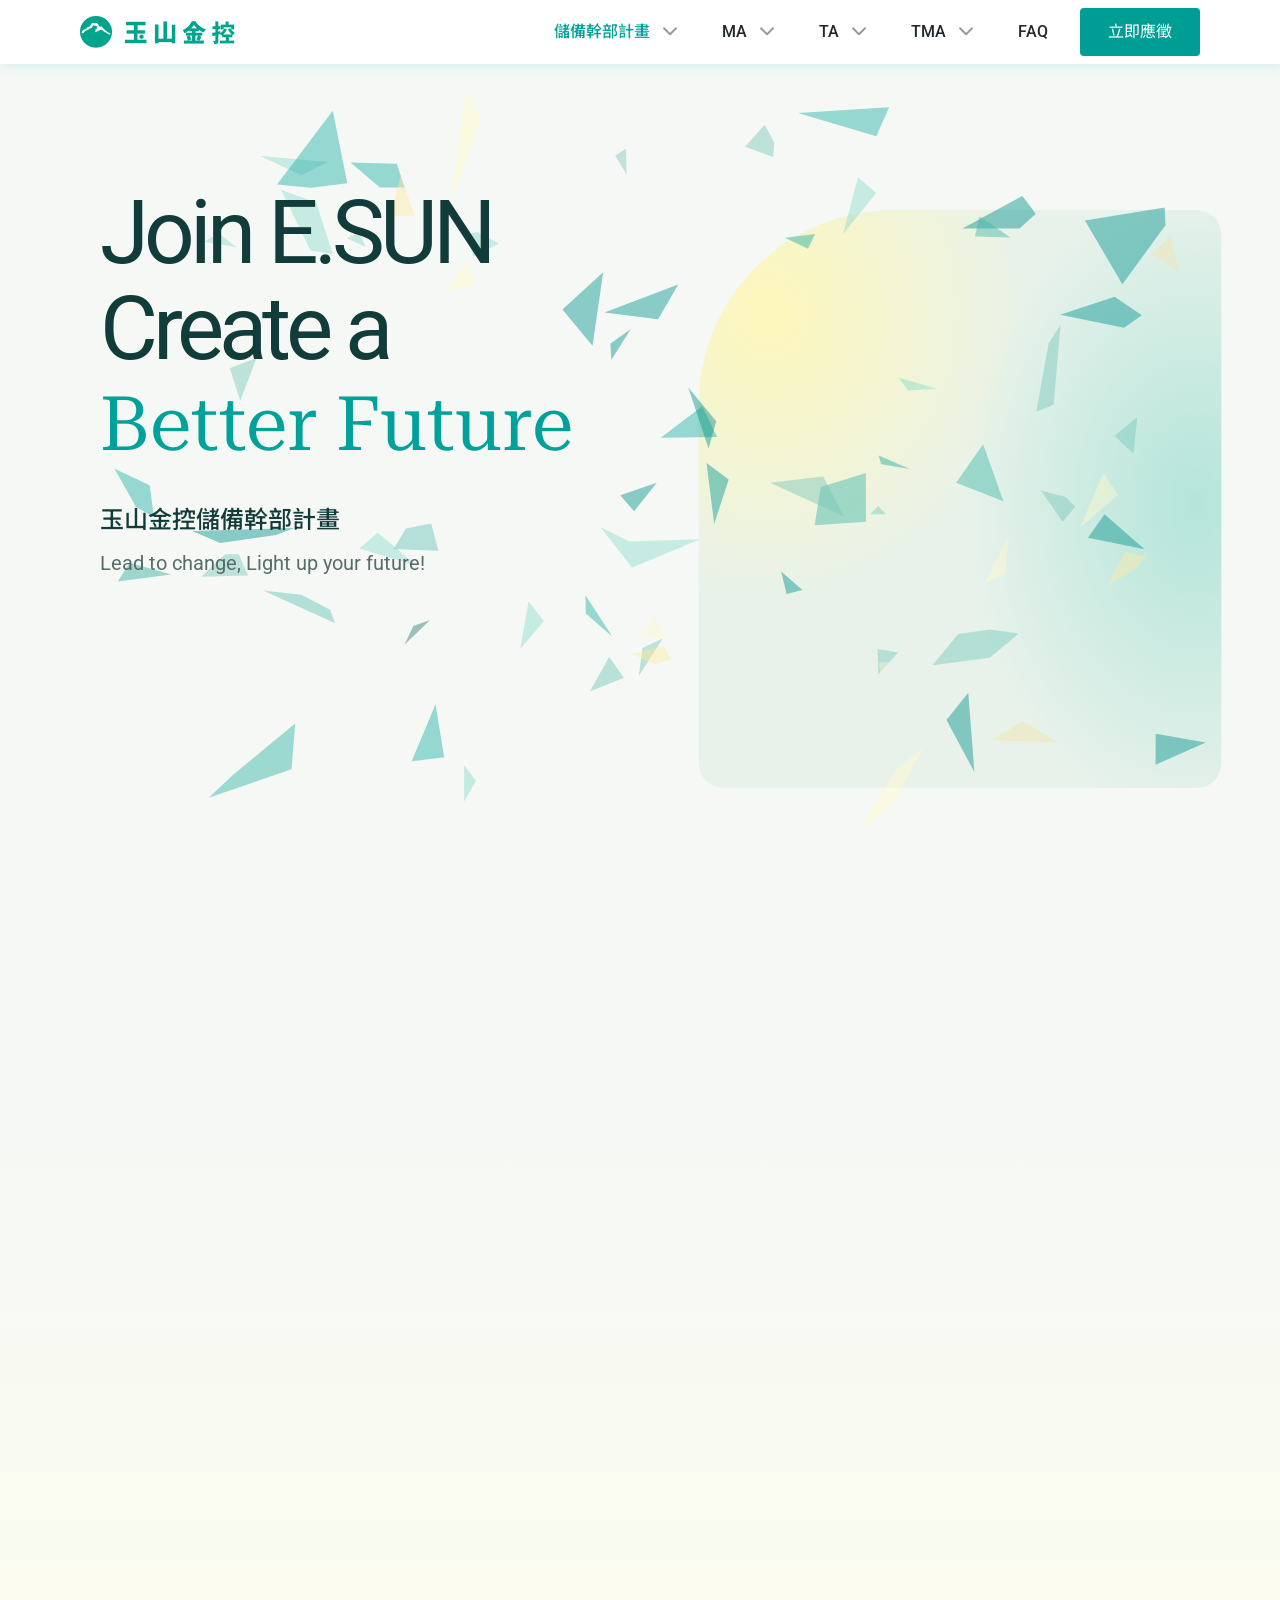
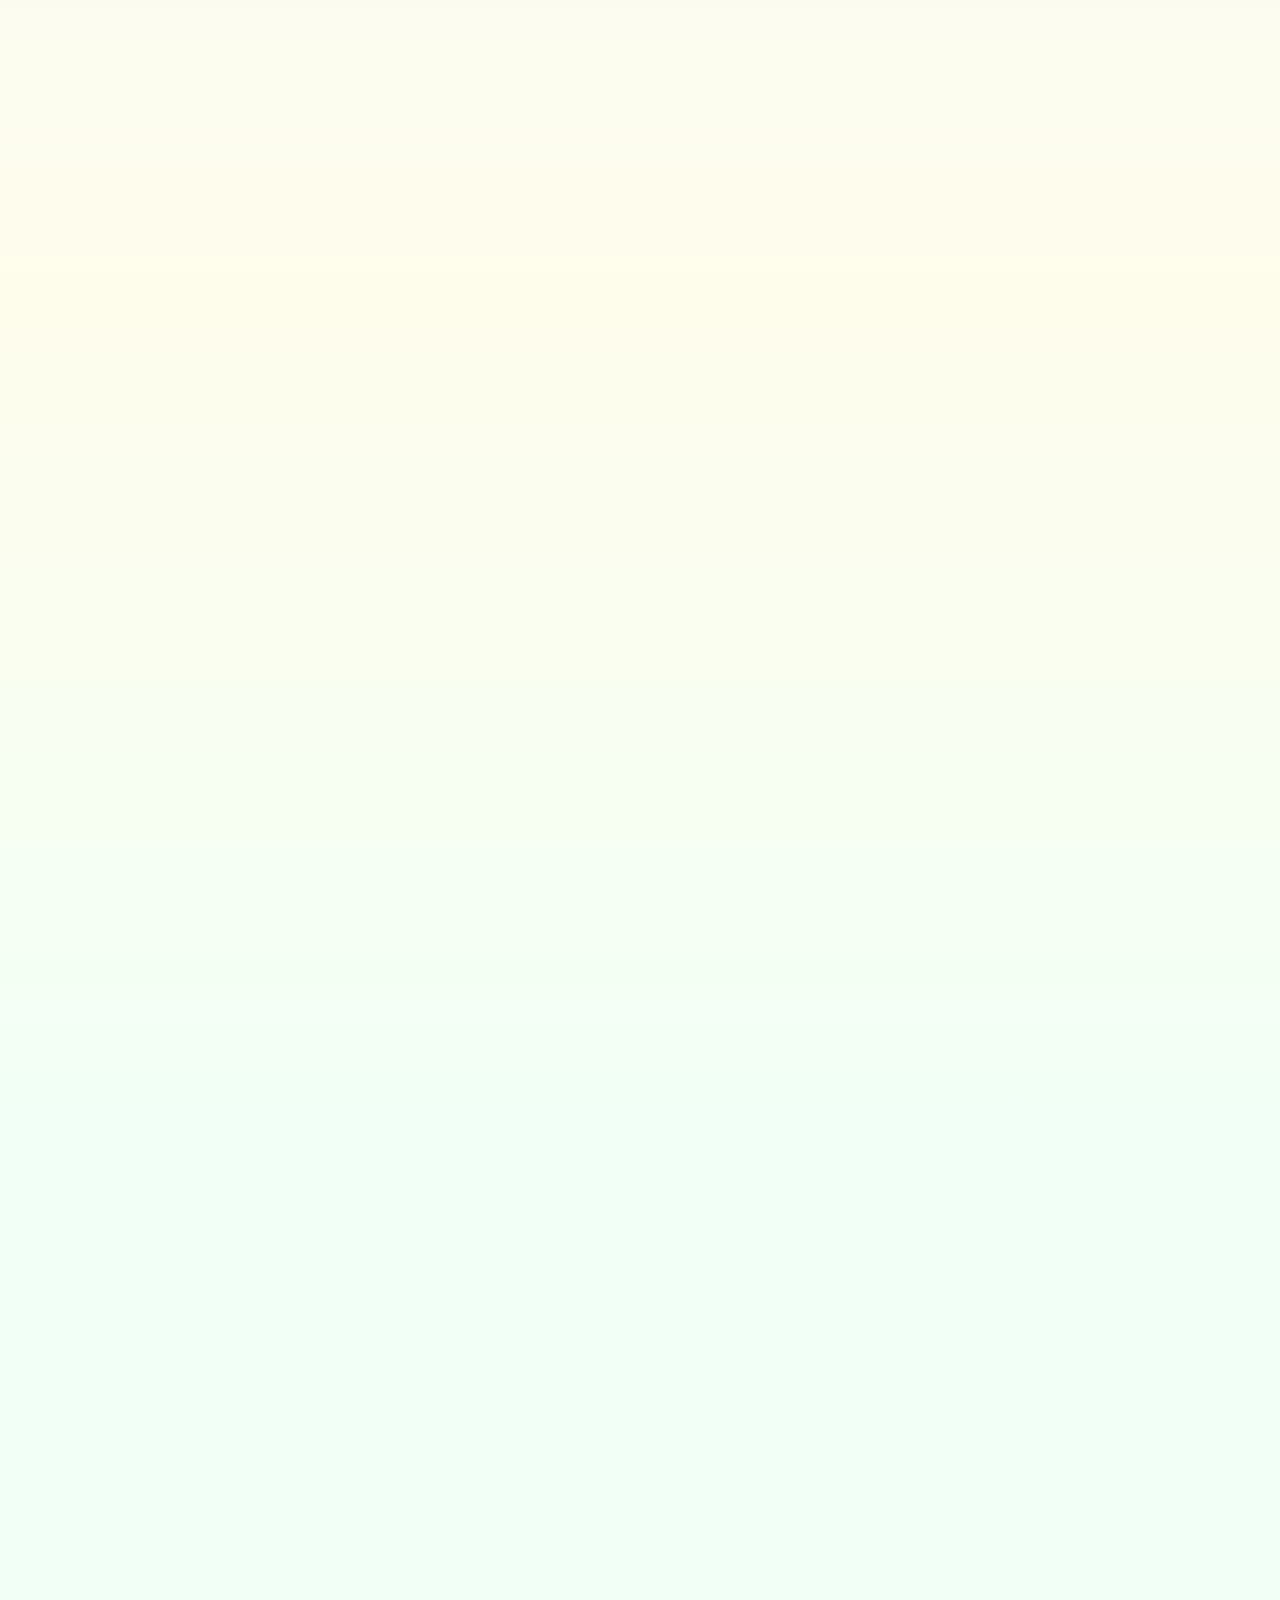
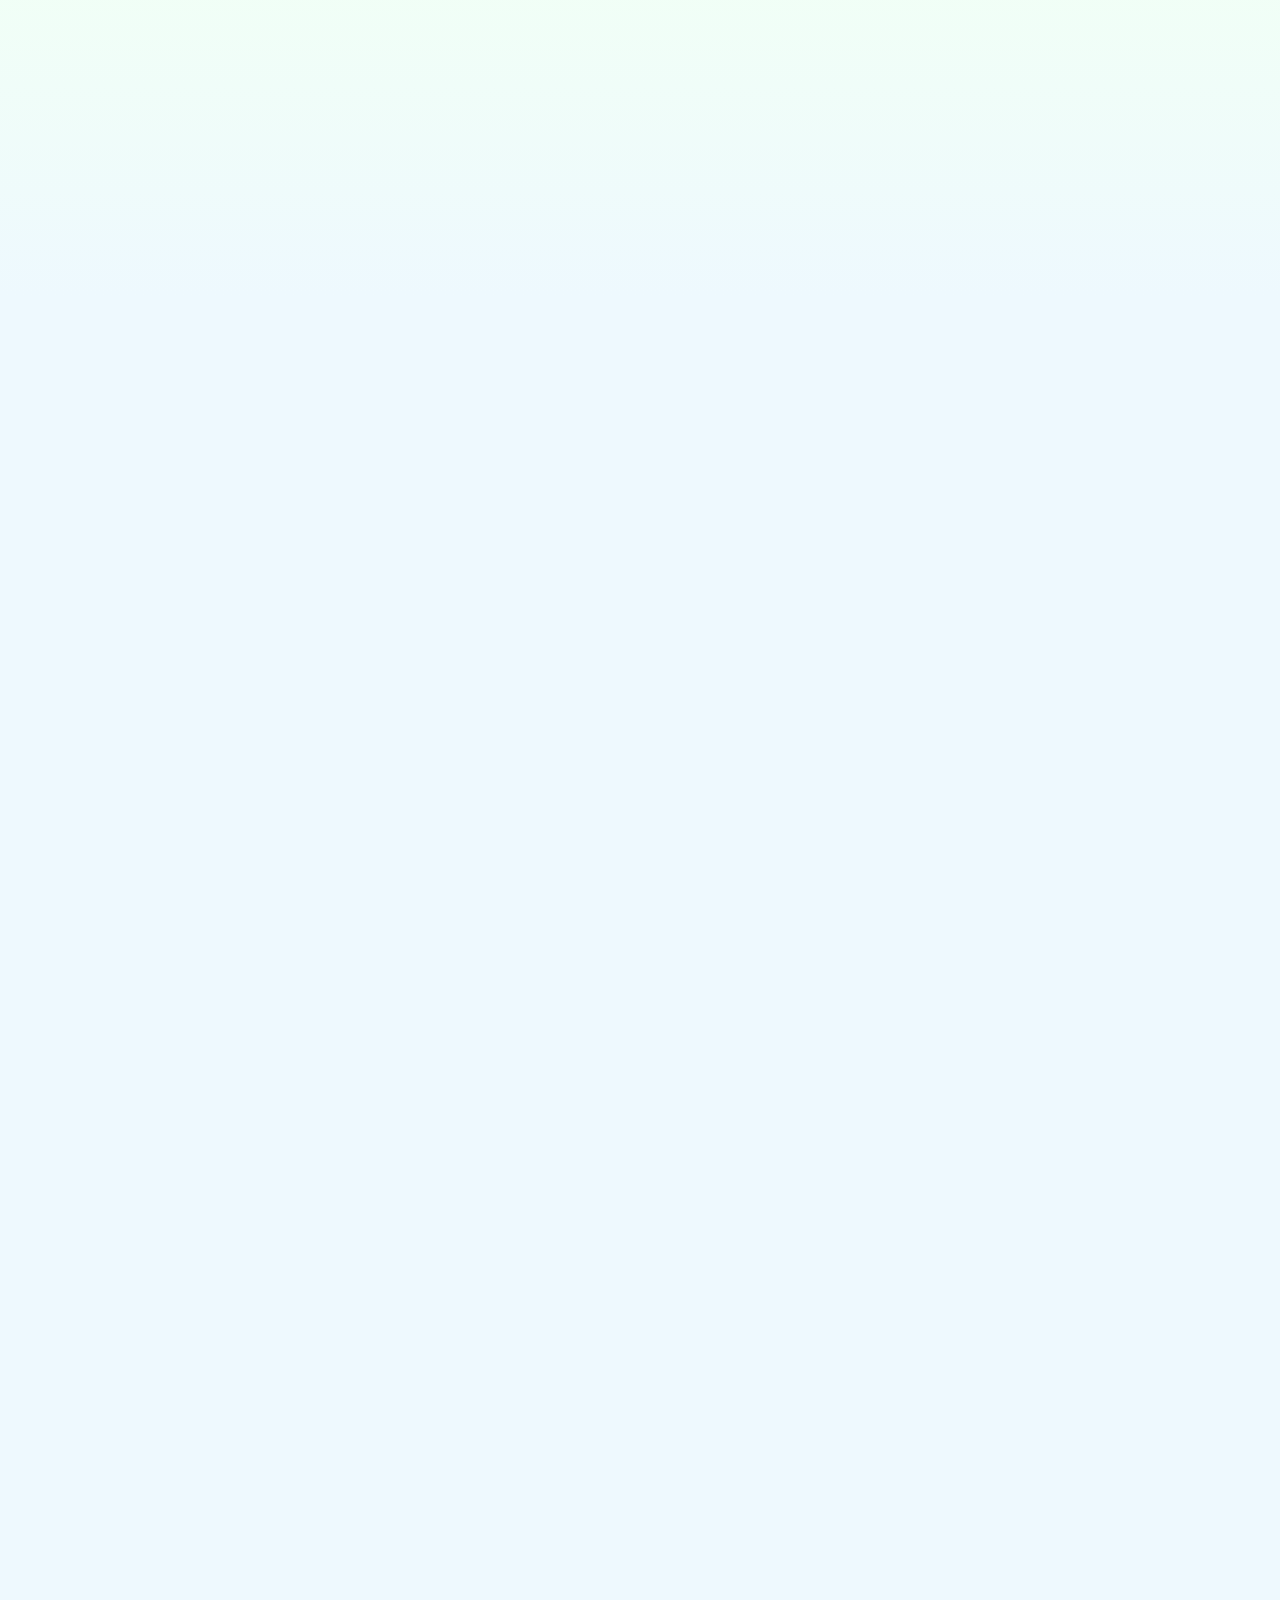
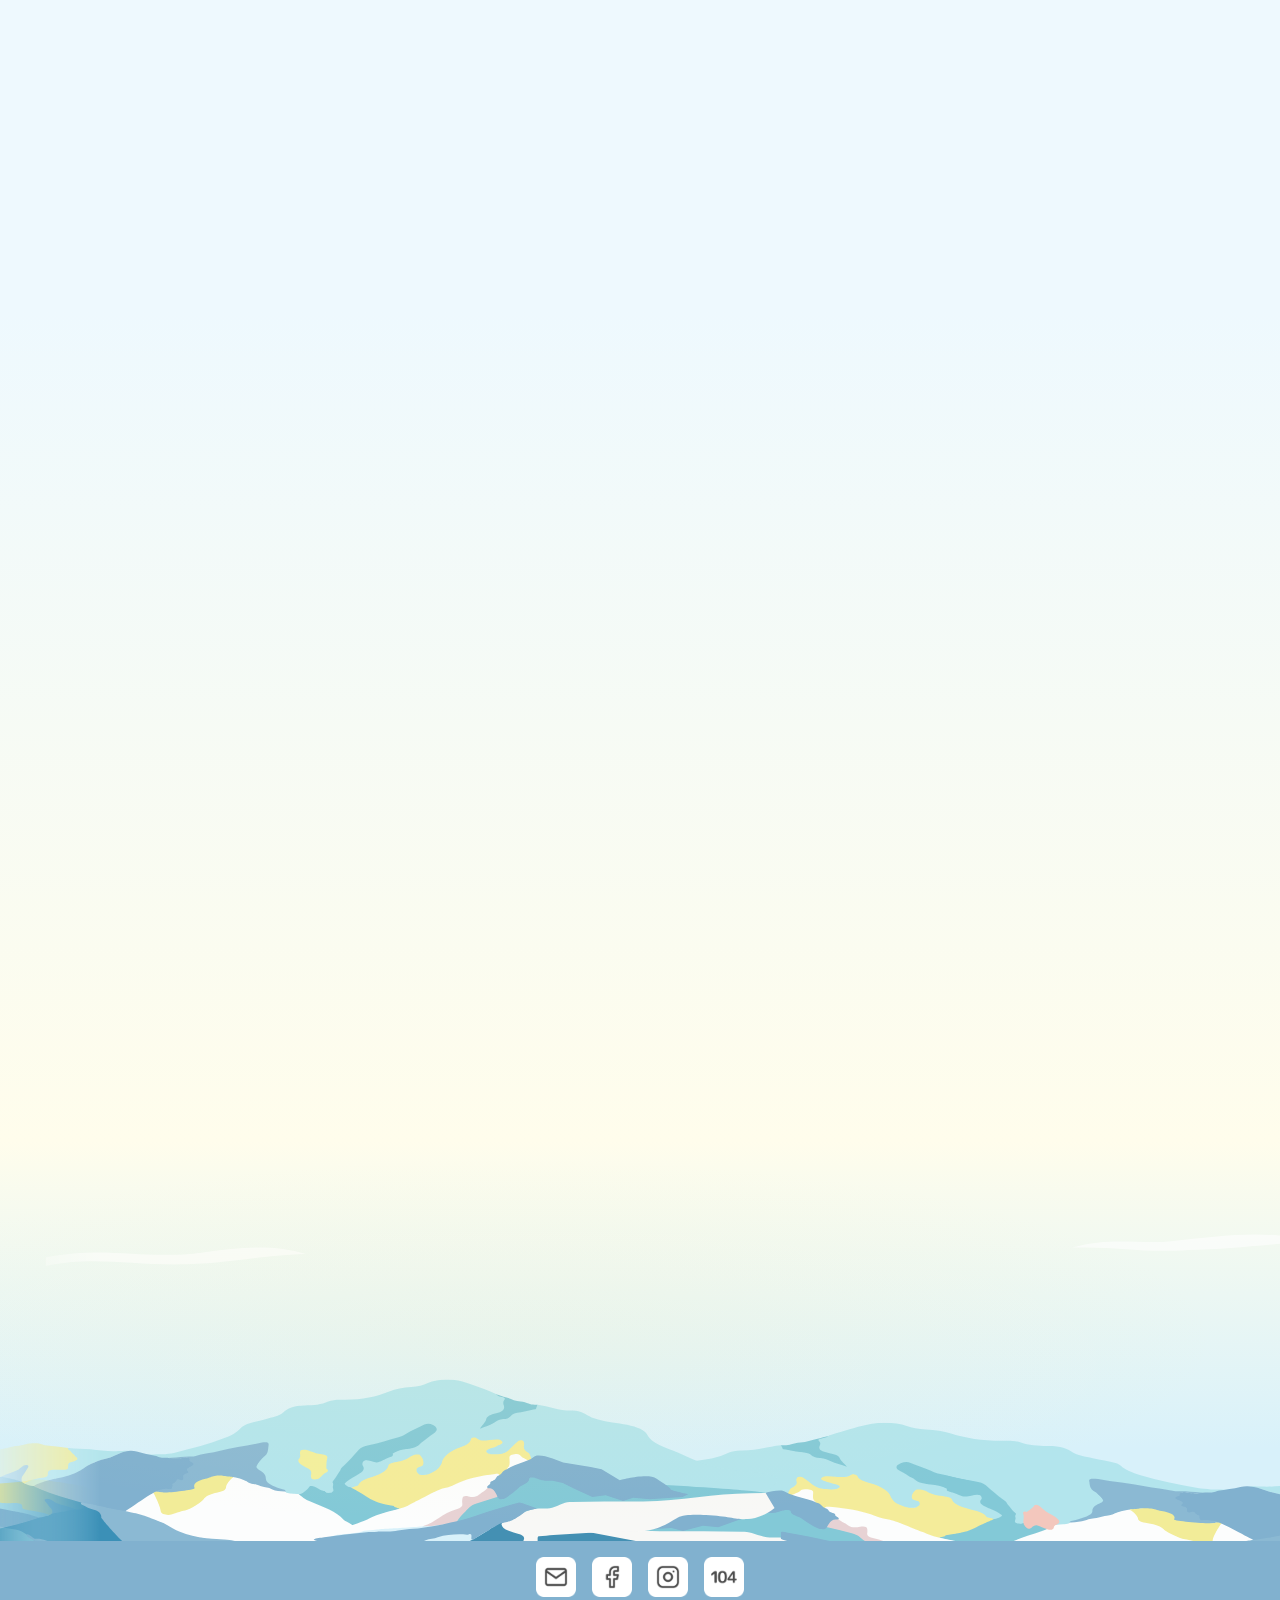
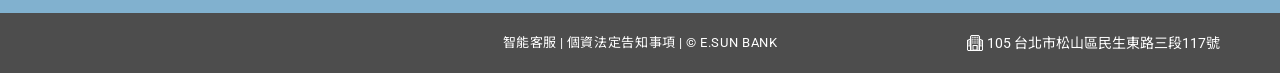
<file: ma/index.html>
﻿<!DOCTYPE html>
<html lang="zh-Hant" class="async-hide-disabled">

<head>
    <title>玉山金控儲備幹部計畫｜Join E.SUN</title>
    <meta charset="UTF-8">
    <meta name="viewport" content="width=device-width, initial-scale=1.0">
    <link rel="shortcut icon" href="https://www.esunbank.com/bank/rwd/images/esun.ico">
    <meta http-equiv="X-UA-Compatible" content="ie=edge">
    <meta name="title" content="玉山金控儲備幹部計畫｜Join E.SUN">
    <meta name="keywords" content="MA,TA,TMA,儲備幹部,儲備,工作,畢業,職缺,玉山金控職缺,徵才,校園徵才,交易室,科技儲備幹部,Trader,招募,MA招募,TA招募,TMA招募,機器學習工程師招募,AI工程師招募,資安職缺,三商美邦儲備幹部,人壽招募,人壽儲備幹部,玉山人壽,玉山證券招募,玉山投信招募,玉山銀行招募,玉山菁英,財務工程職缺,儲備幹部計畫,玉山人壽招募,玉山銀行儲備幹部,玉山證券儲備幹部,玉山投信儲備幹部,儲備幹部玉山,">
    <meta name="description" content="探索玉山金控儲備幹部招募，認識 MA 儲備幹部、TA 財金儲備幹部與 TMA 科技儲備幹部三項計畫，以及玉山的職涯與學習機會。">
    <meta property="og:description" content="探索玉山金控儲備幹部招募，認識 MA 儲備幹部、TA 財金儲備幹部與 TMA 科技儲備幹部三項計畫，以及玉山的職涯與學習機會。">
    <meta property="og:title" content="玉山金控儲備幹部計畫｜Join E.SUN" />
    <meta property="og:type" content="website">
    <meta property="og:url" content="https://event.esunbank.com.tw/mkt/ma/index.html">
    <meta property="og:image" content="https://event.esunbank.com.tw/mkt/ma/img/first-banner-og-img.webp">
    <meta property="og:image:type" content="image/webp">
     <meta property="og:image:width" content="1200">
    <meta property="og:image:height" content="630">
    <meta property="og:site_name" content="玉山金控儲備幹部計畫｜Join E.SUN" />
    <!-- 樣式順序：瀏覽器預設校正 → 網站共用樣式 -->
    <link rel="stylesheet" href="css/common/fonts.css">
    <link rel="stylesheet" type="text/css" href="css/plugin/normalize.min.css" />
    <link rel="stylesheet" type="text/css" href="css/common/HeaderFooter.css" />
    <link rel="stylesheet" href="css/home.css">

    <!-- Google Tag Manager -->
    <script>
        (function(w, d, s, l, i)
        {
            w[l] = w[l] || [];
            w[l].push(
            {
                'gtm.start': new Date().getTime(),
                event: 'gtm.js'
            });
            var f = d.getElementsByTagName(s)[0],
                j = d.createElement(s),
                dl = l != 'dataLayer' ? '&l=' + l : '';
            j.async = true;
            j.src =
                'https://www.googletagmanager.com/gtm.js?id=' + i + dl;
            f.parentNode.insertBefore(j, f);
        })(window, document, 'script', 'dataLayer', 'GTM-5LLQXL');
    </script>
<!-- End Google Tag Manager -->
 
</head>

<body>
    <!-- Google Tag Manager (noscript) -->
    <noscript>
        <iframe src="https://www.googletagmanager.com/ns.html?id=GTM-5LLQXL"
        height="0" width="0" style="display:none;visibility:hidden" sandbox></iframe>
    </noscript>
    <!-- End Google Tag Manager (noscript) -->
    <!-- Header -->
    <header id="header">
        <div class="container clearfix">
            <button type="button" id="toggle" aria-label="開啟導覽選單" aria-expanded="false" aria-controls="main-navigation"><span></span></button>
            <div class="head_logo">
                <a class="ef_tracking esunlogo" href="https://www.esunbank.com/zh-tw/personal" target="_blank"><img src="img/HeaderFooter/logo-esun.webp" fetchpriority="high" class="img-responsive" alt="玉山銀行"></a>
            </div>
            <nav class="main-nav" id="main-navigation" aria-label="主要導覽">
                <ul class="anchor">
                    <li class="nav-dropdown">
                        <button type="button" class="ef_tracking nav-dropdown-toggle active" aria-expanded="false" aria-controls="submenu-plan">
                            儲備幹部計畫<img src="img/icon-arrow-down.webp" class="nav-dropdown-icon" width="24" height="24" alt="">
                        </button>
                        <ul class="nav-submenu" id="submenu-plan" hidden>
                            <li><a class="ef_tracking" href="#main-content">3A 介紹</a></li>
                            <li><a class="ef_tracking" href="#projects">金控專案</a></li>
                            <li><a class="ef_tracking" href="#international">國際舞台</a></li>
                            <li><a class="ef_tracking" href="#fintech">金融科技</a></li>
                            <li><a class="ef_tracking" href="#learning">多元創新</a></li>
                        </ul>
                    </li>
                    <li class="nav-dropdown">
                        <button type="button" class="ef_tracking nav-dropdown-toggle" aria-expanded="false" aria-controls="submenu-ma">
                            MA<img src="img/icon-arrow-down.webp" class="nav-dropdown-icon" width="24" height="24" alt="">
                        </button>
                        <ul class="nav-submenu" id="submenu-ma" hidden>
                            <li><a class="ef_tracking" href="ma.html#section-1">子公司介紹</a></li>
                            <li><a class="ef_tracking" href="ma.html#section-2">核心業務領域</a></li>
                            <li><a class="ef_tracking" href="ma.html#section-3">培育計畫</a></li>
                            <li><a class="ef_tracking" href="ma.html#section-4">學長姊心得</a></li>
                            <li><a class="ef_tracking" href="ma.html#section-5">資格條件</a></li>
                            <li><a class="ef_tracking" href="ma.html#section-6">甄選流程</a></li>
                        </ul>
                    </li>
                    <li class="nav-dropdown">
                        <button type="button" class="ef_tracking nav-dropdown-toggle" aria-expanded="false" aria-controls="submenu-ta">
                            TA<img src="img/icon-arrow-down.webp" class="nav-dropdown-icon" width="24" height="24" alt="">
                        </button>
                        <ul class="nav-submenu" id="submenu-ta" hidden>
                            <li><a class="ef_tracking" href="ta.html#section-2">核心業務領域</a></li>
                            <li><a class="ef_tracking" href="ta.html#section-3">培育計畫</a></li>
                            <li><a class="ef_tracking" href="ta.html#section-4">學長姊心得</a></li>
                            <li><a class="ef_tracking" href="ta.html#section-5">資格條件</a></li>
                            <li><a class="ef_tracking" href="ta.html#section-6">甄選流程</a></li>
                        </ul>
                    </li>
                    <li class="nav-dropdown">
                        <button type="button" class="ef_tracking nav-dropdown-toggle" aria-expanded="false" aria-controls="submenu-tma">
                            TMA<img src="img/icon-arrow-down.webp" class="nav-dropdown-icon" width="24" height="24" alt="">
                        </button>
                        <ul class="nav-submenu" id="submenu-tma" hidden>
                            <li><a class="ef_tracking" href="tma.html#section-2">核心業務領域</a></li>
                            <li><a class="ef_tracking" href="tma.html#section-3">培育計畫</a></li>
                            <li><a class="ef_tracking" href="tma.html#section-4">學長姊心得</a></li>
                            <li><a class="ef_tracking" href="tma.html#section-5">資格條件</a></li>
                            <li><a class="ef_tracking" href="tma.html#section-6">甄選流程</a></li>
                        </ul>
                    </li>
                    <li><a class="ef_tracking nav-direct-link" href="faq.html">FAQ</a></li>
                    <li><a class="ef_tracking btn_join" href="#">立即應徵</a></li>
                </ul>
                
            </nav>
        </div>
    </header>
    <!-- End Header -->
    <a class="skip-link" href="#main-content">跳至主要內容</a>
    <main id="main-content" class="home-main">
        <h1 id="page-title" class="seo-h1">玉山金控 儲備幹部招募｜MA、TA、TMA 培育計畫</h1>
        <!-- 01 首屏-->
        <section class="home-hero" id="hero" aria-labelledby="hero-title">
            <!-- 動態背景：山體、紙飛機與微粒 -->
            <canvas id="hero-canvas" class="hero-animation" aria-hidden="true"></canvas>
            <div class="home-container hero-content">
                <h2 id="hero-title" class="animate__animated animate__slideInLeft">
                    <span>Join E.SUN</span>
                    <span>Create a</span>
                    <span class="hero-serif">Better Future</span>
                </h2>
                <p class="hero-subtitle animate__animated animate__slideInLeft">
                    玉山金控儲備幹部計畫
                </p>
                <p class="hero-tagline animate__animated animate__slideInLeft" lang="en">
                    Lead to change, Light up your future!
                </p>
            </div>
        </section>
        <!-- 02 三大儲備幹部計畫 -->
        <section class="home-section plans-section" id="plans" aria-labelledby="plans-title">
            <div class="home-container">
                <div class="section-heading">
                    <h2 id="plans-title">金控2.0 銀行、人壽、證券、投信 等你來+1</h2>
                    <p>即刻選擇・你的未來</p>
                </div>
                <div class="plan-grid">
                    <a class="plan-card" href="ma.html" aria-label="探索 MA 計畫">
                        <img class="plan-picture" src="img/plans-ma.webp" width="377" height="200" alt="MA 儲備幹部計畫插畫" loading="lazy">
                        <div class="plan-content">
                            <div class="plan-name">
                                <h3>MA</h3>
                                <p lang="en">Management Associate</p>
                            </div>
                            <p class="plan-description">金融頂尖人才，深耕銀行、人壽、證券或投信專業領域，經領域輪習與營業單位實戰，養成具宏觀視野的全方位經營骨幹。</p>
                            <span class="home-button">探索 MA 計畫<img class="button-arrow" src="img/icon-arrow-right.webp" width="24" height="24" alt=""></span>
                        </div>
                    </a>
                    <a class="plan-card" href="ta.html" aria-label="探索 TA 計畫">
                        <img class="plan-picture" src="img/plans-ta.webp" width="377" height="200" alt="TA 儲備幹部計畫插畫" loading="lazy">
                        <div class="plan-content">
                            <div class="plan-name">
                                <h3>TA</h3>
                                <p lang="en">Treasury Associate</p>
                            </div>
                            <p class="plan-description">財金頂尖人才，深耕交易室、總經或財工等領域，歷經實務輪習、專長養成，在市場操作與策略布局中，淬鍊為兼具國際視野的財金專家。</p><span class="home-button">探索 TA 計畫<img class="button-arrow" src="img/icon-arrow-right.webp" width="24" height="24" alt=""></span>
                        </div>
                    </a>
                    <a class="plan-card" href="tma.html" aria-label="探索 TMA 計畫">
                        <img class="plan-picture" src="img/plans-tma.webp" width="377" height="200" alt="TMA 儲備幹部計畫插畫" loading="lazy">
                        <div class="plan-content">
                            <div class="plan-name">
                                <h3>TMA</h3>
                                <p lang="en">Technology Management Associate</p>
                            </div>
                            <p class="plan-description">金融科技專家，接受紮實技術養成，透過技術與管理雙軌發展、重大專案與海外輪習開拓視野，成長為兼具策略與實務的跨域領袖。</p><span class="home-button">探索 TMA 計畫<img class="button-arrow" src="img/icon-arrow-right.webp" width="24" height="24" alt=""></span>
                        </div>
                    </a>
                </div>
            </div>
        </section>
        <!-- 03 重要金控專案 -->
        <section class="home-section projects-section" id="projects" aria-labelledby="projects-title">
            <div class="home-container">
                <div class="section-heading">
                    <h2 id="projects-title">重要金控專案</h2>
                    <p>以金控角度出發，親手驅動跨領域的戰略變革</p>
                </div>
                <div class="projects-grid"><img class="project-picture" src="img/projects-meeting.webp" width="767" height="768" alt="玉山同仁分享市場分析與策略研究成果" loading="lazy">
                    <div class="project-stories">
                        <article>
                            <h3>01 國際顧問專案</h3>
                            <p>與國際顧問麥肯錫合作，以顧客導向為核心，透過實務經驗及演算法，找尋客群經營洞見及潛力機會，協助全通路提升行銷與經營效益。</p>
                        </article>
                        <article>
                            <h3>02 年度策略報告</h3>
                            <p>擘劃金控業務發展藍圖，與高階主管共同腦力激盪，綜觀市場趨勢、運用數據分析洞察業務機會。推動跨單位策略落地執行，展現策略思考與實務推動影響力。</p>
                        </article>
                        <article>
                            <h3>03 ESG永續轉型</h3>
                            <p>將永續思維深植各業務領域，透過跨單位協同合作，共同推動綠色金融與社會正向影響力，展現玉山對環境永續與社會回饋的重視。</p>
                        </article>
                    </div>
                </div>
            </div>
        </section>
        <!-- 04 國際舞台歷練-->
        <section class="home-section international-section" id="international" aria-labelledby="international-title">
            <div class="home-container international-grid">
                <div class="international-copy">
                    <h2 id="international-title">國際舞台歷練</h2>
                    <p class="section-lead">深耕台灣、布局亞洲、接軌國際</p>
                    <p>秉持立足台灣、跨足全球的願景，從積極拓展海外據點、深入參與國際前沿論壇，到推動跨國實務交流，培育具備國際視野與敏捷應變力的金融領袖。</p>
                </div>
                <div class="international-carousel" data-carousel="single" role="region" aria-roledescription="輪播" aria-label="國際舞台歷練照片">
                    <div class="international-slides" aria-live="polite">
                        <figure class="international-slide" data-slide>
                            <div class="international-image"><img src="img/international-E.SUN-FHC.webp" width="1200" height="800" alt="大阪出張所開幕" loading="lazy"></div>
                            <figcaption>海外歷練｜大阪出張所開幕</figcaption>
                        </figure>
                        <figure class="international-slide" data-slide>
                            <div class="international-image"><img src="img/international-cop17.webp" width="1600" height="1066" alt="玉山團隊參與聯合國氣候變遷大會 COP17" loading="lazy"></div>
                            <figcaption>氣候領航｜聯合國氣候變遷大會 COP17</figcaption>
                        </figure>
                        <figure class="international-slide" data-slide>
                            <div class="international-image"><img src="img/international-yayoiAuditorium.webp" width="1200" height="800" alt="東京大學彌生講堂參訪" loading="lazy"></div>
                            <figcaption>海外歷練｜東京大學彌生講堂參訪</figcaption>
                        </figure>
                        <figure class="international-slide" data-slide>
                            <div class="international-image"><img src="img/international-nasday.webp" width="1200" height="800" alt="東京大學彌生講堂參訪" loading="lazy"></div>
                            <figcaption>海外歷練｜我是標題</figcaption>
                        </figure>
                    </div>
                    <div class="carousel-controls">
                        <button type="button" class="carousel-arrow" data-step="-1" aria-label="國際舞台歷練：上一張">‹</button>
                        <div class="carousel-dots" role="group" aria-label="國際舞台歷練切換"><!-- JS 依 data-slide 數量自動產生 CSS 圓點 --></div>
                        <button type="button" class="carousel-arrow" data-step="1" aria-label="國際舞台歷練：下一張">›</button>
                    </div>
                </div>
            </div>
        </section>
        <!-- 05 引領金融科技 -->
        <section class="home-section fintech-section" id="fintech" aria-labelledby="fintech-title">
            <div class="home-container">
                <div class="section-heading">
                    <h2 id="fintech-title">引領金融科技</h2>
                    <p>以數據為核心、科技為引擎，驅動跨領域金融服務。</p>
                </div>
                <div class="fintech-chapters">
                    <article class="fintech-chapter chapter-1">
                        <figure><img src="img/fintech-google.webp" width="1600" height="1200" alt="視野躍升｜Google 參訪" loading="lazy">
                            <figcaption>視野躍升｜Google 參訪</figcaption>
                        </figure>
                        <div class="fintech-copy">
                            <h3>培育世界級的<br>金融科技專家</h3>
                            <ul class="skill-tags" aria-label="培育方向">
                                <li>科技養成</li>
                                <li>國際合作</li>
                            </ul>
                            <p>從結構化訓練逐步深耕各項資訊數位必備能力，更與麥肯鍚、Google、微軟等國際知名顧問合作，培育造就科技人才，打造頂尖Fintech專家團隊。</p>
                        </div>
                    </article>
                    <article class="fintech-chapter chapter-2">
                        <figure><img src="img/fintech-innovation.webp" width="1600" height="1066" alt="創意碰撞｜玉山創新競賽" loading="lazy">
                            <figcaption>創意碰撞｜玉山創新競賽</figcaption>
                        </figure>
                        <div class="fintech-copy">
                            <h3>開拓更寬廣的<br>企業經營視野</h3>
                            <ul class="skill-tags" aria-label="培育方向">
                                <li>創新專案</li>
                                <li>海外輪習</li>
                            </ul>
                            <p>參與各項重要金融創新專案，並參加海外參訪及輪習、大型資訊顧問案等，深入了解資訊科技如何與業務運作完美搭配，培養自己用更宏觀角度看技術的視野。</p>
                        </div>
                    </article>
                    <article class="fintech-chapter chapter-3">
                        <figure><img src="img/fintech-forum.webp" width="1600" height="900" alt="智匯前瞻｜金融服務高階交流會議" loading="lazy">
                            <figcaption>智匯前瞻｜金融服務高階交流會議</figcaption>
                        </figure>
                        <div class="fintech-copy">
                            <h3>技術與管理能力<br>雙軌發展</h3>
                            <ul class="skill-tags" aria-label="培育方向">
                                <li>技術專業</li>
                                <li>策略管理</li>
                            </ul>
                            <p>以資訊技術為基礎，搭配專案管理培育，讓技術專業與策略思維並進，培養多元視野，造就資訊技術與大數據分析等領域人才在「專業」及「管理」的雙軌職涯。</p>
                        </div>
                    </article>
                </div>
            </div>
        </section>
        <!-- 06 多元創新學習-->
        <section class="home-section learning-section" id="learning" aria-labelledby="learning-title">
            <div class="home-container section-heading">
                <h2 id="learning-title">多元創新學習</h2>
                <p>跨國人文關懷 × 國際藝文交流 × 汲取大師智慧</p>
            </div>
            <div class="learning-carousel" data-carousel="track" data-initial="1" role="region" aria-roledescription="輪播" aria-label="多元創新學習">
                <div class="learning-track" tabindex="0" aria-label="左右滑動探索學習活動">
                    <article class="learning-card" data-slide aria-label="1 / 5：國際大師論壇">
                        <div class="learning-copy">
                            <h3>國際大師論壇</h3>
                            <p>與全球頂尖大師面對面，掌握前瞻趨勢與思維脈動；在碰撞中汲取大師智慧，拓展全新視野並賦能未來的決策格局。</p>
                        </div><img src="img/learning-forum.webp" width="1600" height="1066" alt="國際大師論壇活動紀錄" loading="lazy">
                    </article>
                    <article class="learning-card" data-slide aria-label="2 / 5：國際偏鄉服務">
                        <div class="learning-copy">
                            <h3>國際偏鄉服務</h3>
                            <p>國際志工深入偏鄉，與馬偕團隊齊心「送愛到柬埔寨」，在協助村民就醫與陪伴孩童的過程中體會用愛與溫暖換來真摯笑容的感動。</p>
                        </div><img src="img/learning-freeClinicKHM.webp" width="1600" height="1066" alt="國際偏鄉服務活動紀錄" loading="lazy">
                    </article>
                    <article class="learning-card" data-slide aria-label="3 / 5：國際音樂交流">
                        <div class="learning-copy">
                            <h3>國際音樂交流</h3>
                            <p>跨越國界與語言的隔閡，透過國際樂團交流與音樂大師演奏，培養國際視野、美學素養與跨文化溝通能力。</p>
                        </div><img src="img/learning-viennaBoysChoir.webp" width="1600" height="1066" alt="國際音樂交流活動紀錄" loading="lazy">
                    </article>
                    <article class="learning-card" data-slide aria-label="4 / 5：熊本音樂會">
                        <div class="learning-copy">
                            <h3>熊本音樂會</h3>
                            <p>Lorem, ipsum dolor sit amet consectetur adipisicing elit. Saepe rem inventore commodi laboriosam aperiam est officia porro ducimus, adipisci distinctio minus eveniet necessitatibus vel quibusdam nobis, placeat hic vitae id!</p>
                        </div><img src="img/learning-kumamotoConcert.webp" width="1600" height="1066" alt="熊本音樂會活動紀錄" loading="lazy">
                    </article>
                    <article class="learning-card" data-slide aria-label="5 / 5：玉山黃金圖書館">
                        <div class="learning-copy">
                            <h3>玉山黃金圖書館</h3>
                            <p>以愛扎根偏鄉教育、灌溉閱讀希望，親身投入公益與偏鄉服務，培養的社會責任感與人文關懷格局。</p>
                        </div><img src="img/learning-libraryESUN.webp" width="1600" height="1066" alt="玉山黃金圖書館活動紀錄" loading="lazy">
                    </article>
                </div>
                <div class="carousel-controls">
                    <button type="button" class="carousel-arrow" data-step="-1" aria-label="多元創新學習：上一張">‹</button>
                    <div class="carousel-dots" role="group" aria-label="多元創新學習切換"><!-- JS 依 data-slide 數量自動產生 CSS 圓點 --></div>
                    <button type="button" class="carousel-arrow" data-step="1" aria-label="多元創新學習：下一張">›</button>
                </div>
            </div>
        </section>
        <!-- 07 應徵邀請-->
        <section class="apply-section" id="apply" aria-labelledby="apply-title">
            <div class="home-container apply-content">
                <h2 id="apply-title">來玉山~ <span class="apply-title-second-line">你會有更精彩的未來</span></h2><a class="home-button apply-button" data-apply-link href="#">立即應徵</a>
            </div>
        </section>
    </main>
    <nav class="footer-contact" aria-label="聯繫玉山與社群連結">
        <a class="footer-contact-link" href="mailto:HR-MA@esunbank.com" aria-label="Email 聯繫玉山"><img src="img/icon-mail.webp" width="40" height="40" alt="" loading="lazy"></a>
        <a class="footer-contact-link" href="https://www.facebook.com/esuncat" aria-label="玉山 Facebook" target="_blank"><img src="img/icon-facebook.webp" width="40" height="40" alt="" loading="lazy"></a>
        <a class="footer-contact-link" href="https://www.instagram.com/esun.efingo/" aria-label="玉山 Instagram" target="_blank"><img src="img/icon-Instagram.webp" width="40" height="40" alt="" loading="lazy"></a>
        <a class="footer-contact-link" href="https://www.104.com.tw/company/13quahyo" aria-label="玉山 104 徵才" target="_blank"><img src="img/icon-104.webp" width="40" height="40" alt="" loading="lazy"></a>
    </nav>
    <!-- Footer -->
    <footer class="footer">
        <div class="container">
            <ul class="link">
                <li><a href="https://esun.co/bevent" target="_blank">智能客服</a>
                </li>
                <li>|</li>
                <li><a href="https://www.esunbank.com.tw/bank/about/announcement/privacy/privacy-statement" target="_blank">個資法定告知事項</a> </li>
                <li>|</li>
                <li class="copy"><a>&copy; E.SUN BANK</a></li>
            </ul>
            <div class="footer-address"><img src="img/HeaderFooter/icon-address.webp" alt="">105 台北市松山區民生東路三段117號</div>
        </div>
    </footer>
    <!-- End Footer -->
    <!-- 浮動按鈕 -->
    <div class="float_btn">
        <div class="float_action_group">
            <!-- 浮動按鈕在此新增，最多兩個 -->
            <div class="float_action_btn action_txt_btn float_btn_red">
                <button type="button" class="campus-open" aria-haspopup="dialog" aria-controls="campus-dialog"><span>校園</span><span>徵才</span></button>
            </div>
            <!-- top按鈕 -->
        <button type="button" id="gotop" aria-label="回到頁面頂端">
            <img src="img/HeaderFooter/top.svg" class="img-responsive" alt="">
        </button>
        <!-- top按鈕End -->
            <!-- 浮動按鈕在此新增，最多兩個End -->
        </div>
        
    </div>
    <!-- 浮動按鈕End -->
    <!-- 校園徵才彈窗：直接修改下方表格即可更新場次。 -->
    <dialog id="campus-dialog" class="campus-dialog" aria-labelledby="campus-title">
        <button type="button" class="campus-close" aria-label="關閉校園徵才視窗"></button>
        <h2 id="campus-title">2027校園徵才</h2>
        <div class="campus-tabs" role="tablist" aria-label="校園徵才類別">
            <button type="button" id="campus-fair-tab" role="tab" aria-selected="true" aria-controls="campus-fair" tabindex="0">博覽會</button>
            <button type="button" id="campus-talk-tab" role="tab" aria-selected="false" aria-controls="campus-talk" tabindex="-1">說明會</button>
        </div>
        <div id="campus-fair" role="tabpanel" aria-labelledby="campus-fair-tab" tabindex="0">
            <table class="campus-table">
                <thead><tr><th scope="col">場次</th><th scope="col">日期</th><th scope="col">時間</th></tr></thead>
                <tbody>
                    <tr>
                        <td>臺灣大學</td>
                        <td>3/6(六)</td>
                        <td>09:30-16:30</td>
                    </tr>
                    <tr>
                        <td>台北大學</td>
                        <td>3/10(三)</td>
                        <td>10:00-15:30</td>
                    </tr>
                    <tr>
                        <td>陽明交通大學</td>
                        <td>3/13(六)</td>
                        <td>10:00-16:00</td>
                    </tr>
                    <tr>
                        <td>中山大學</td>
                        <td>3/13(六)</td>
                        <td>10:00-16:00</td>
                    </tr>
                    <tr>
                        <td>成功大學</td>
                        <td>3/14(日)</td>
                        <td>10:00-15:00</td>
                    </tr>
                    <tr>
                        <td>政治大學</td>
                        <td>3/19(五)</td>
                        <td>10:00-16:00</td>
                    </tr>
                    <tr>
                        <td>清華大學</td>
                        <td>3/20(六)</td>
                        <td>10:00-16:00</td>
                    </tr>
                    <tr>
                        <td>中央大學</td>
                        <td>3/21(日)</td>
                        <td>09:30-15:30</td>
                    </tr>
                </tbody>
            </table>
        </div>
        <div id="campus-talk" role="tabpanel" aria-labelledby="campus-talk-tab" tabindex="0" hidden>
            <table class="campus-table">
                <thead><tr><th scope="col">場次</th><th scope="col">日期</th><th scope="col">時間</th></tr></thead>
                <tbody>
                    <tr>
                        <td>臺灣科大</td>
                        <td>3/8(一)</td>
                        <td>12:20-13:10</td>
                    </tr>
                    <tr>
                        <td>中正大學</td>
                        <td>3/9(二)</td>
                        <td>12:10-13:00</td>
                    </tr>
                    <tr>
                        <td>中央大學</td>
                        <td>3/11(四)</td>
                        <td>14:10-15:00</td>
                    </tr>
                    <tr>
                        <td>中山大學</td>
                        <td>3/12(五)</td>
                        <td>12:30-13:30</td>
                    </tr>
                    <tr>
                        <td>台灣大學</td>
                        <td>3/15(一)</td>
                        <td>12:10-13:00</td>
                    </tr>
                    <tr>
                        <td>清華大學</td>
                        <td>3/16(二)</td>
                        <td>13:20-14:10</td>
                    </tr>
                </tbody>
            </table>
        </div>
    </dialog>
    <!-- 載入順序：jQuery → FastClick → 網站互動 -->
    <script src="js/plugin/jquery.min.js"></script>
    <script src="js/plugin/fastclick.min.js"></script>
    <script src="js/common/headerFooter.js"></script>
    <script src="js/home.js" defer></script>
    <script src="js/hero-animation.js" defer></script>
    <script src="js/home-motion.js" defer></script>
    <script src="js/campus-dialog.js" defer></script>
</body>

</html>
</file>
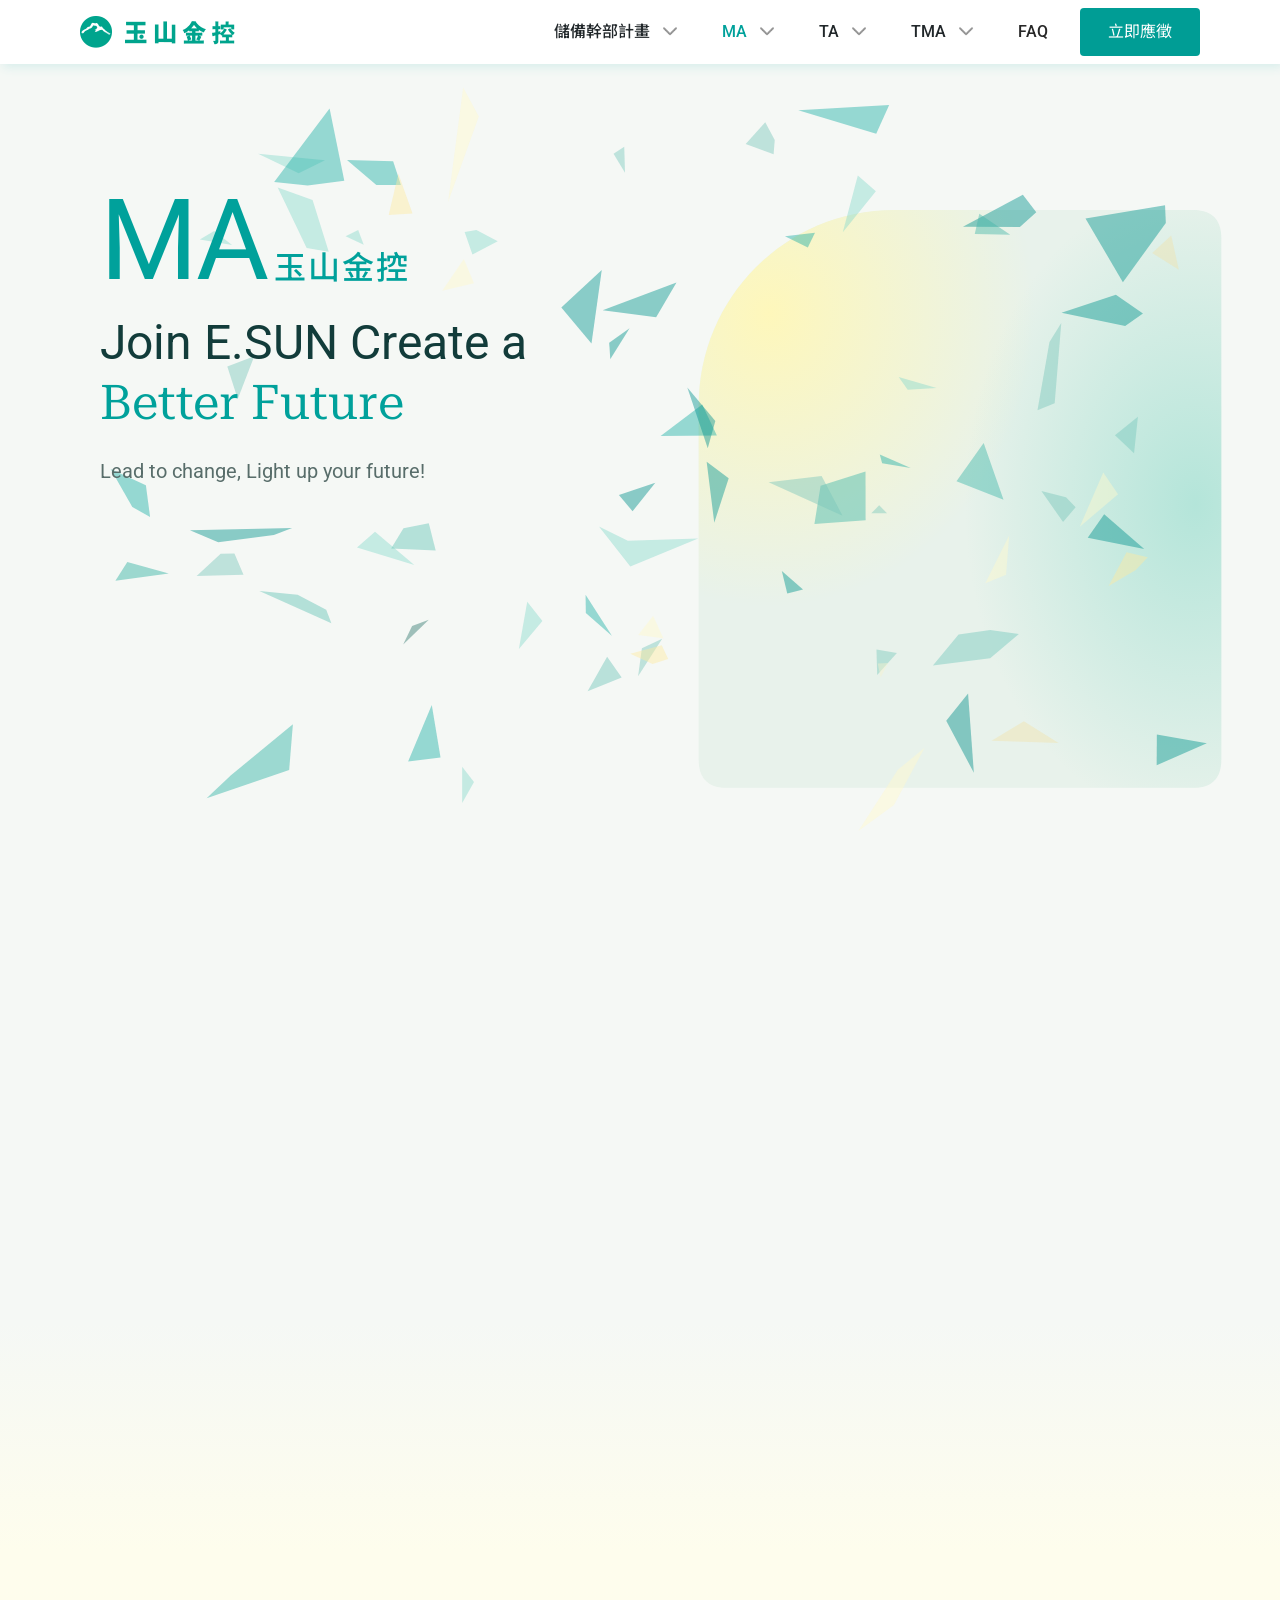
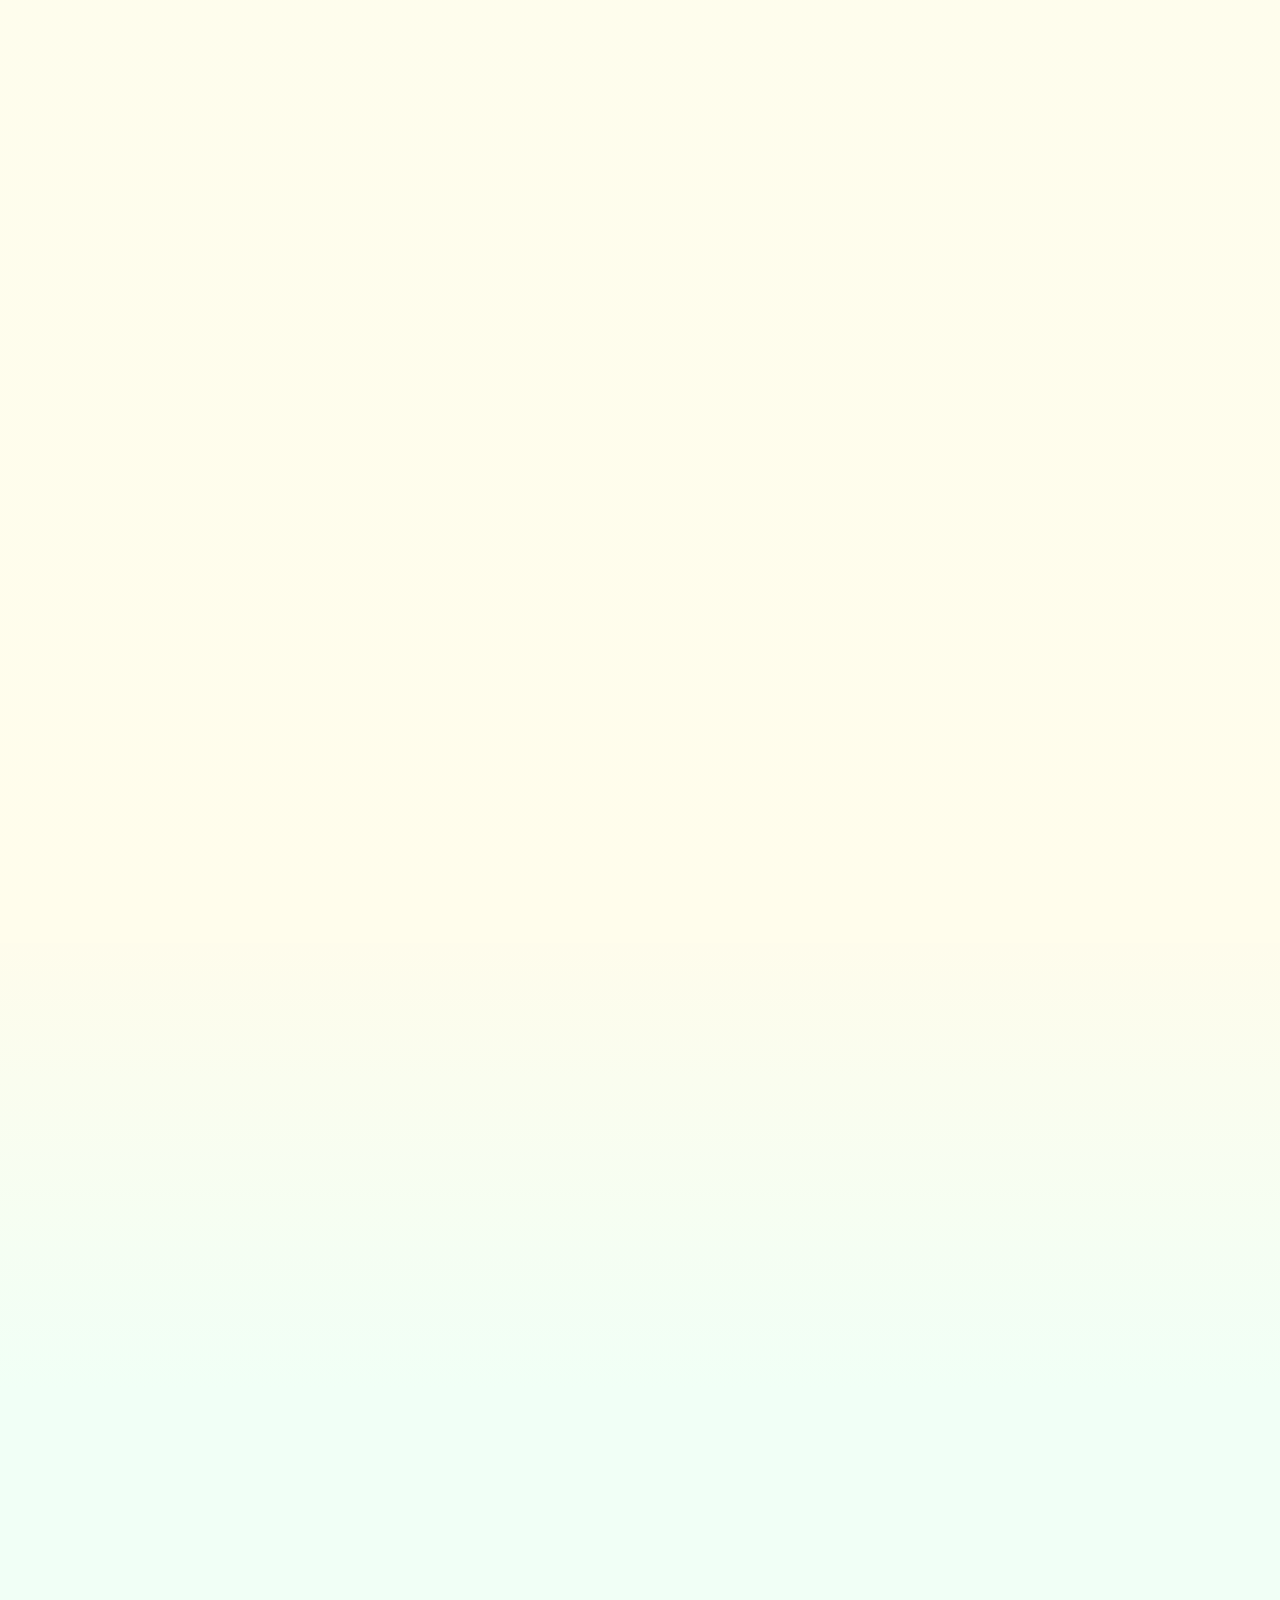
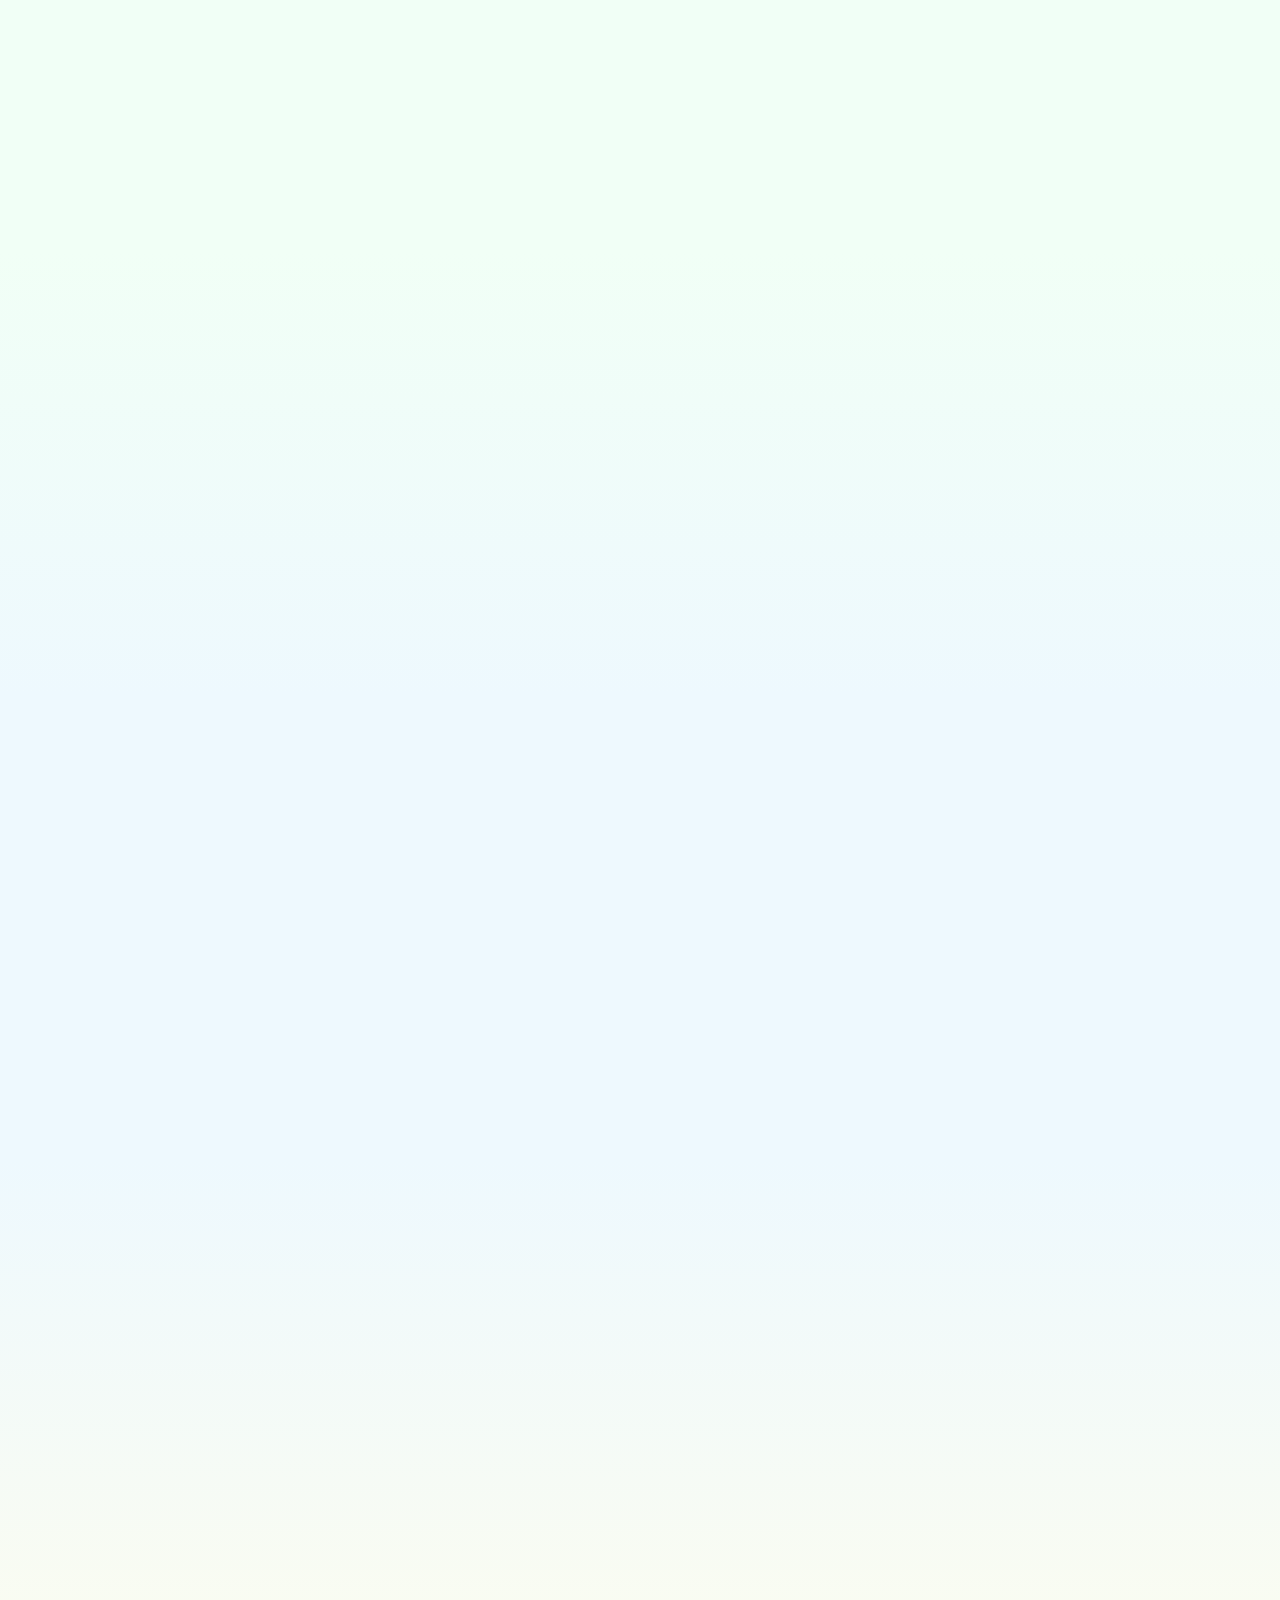
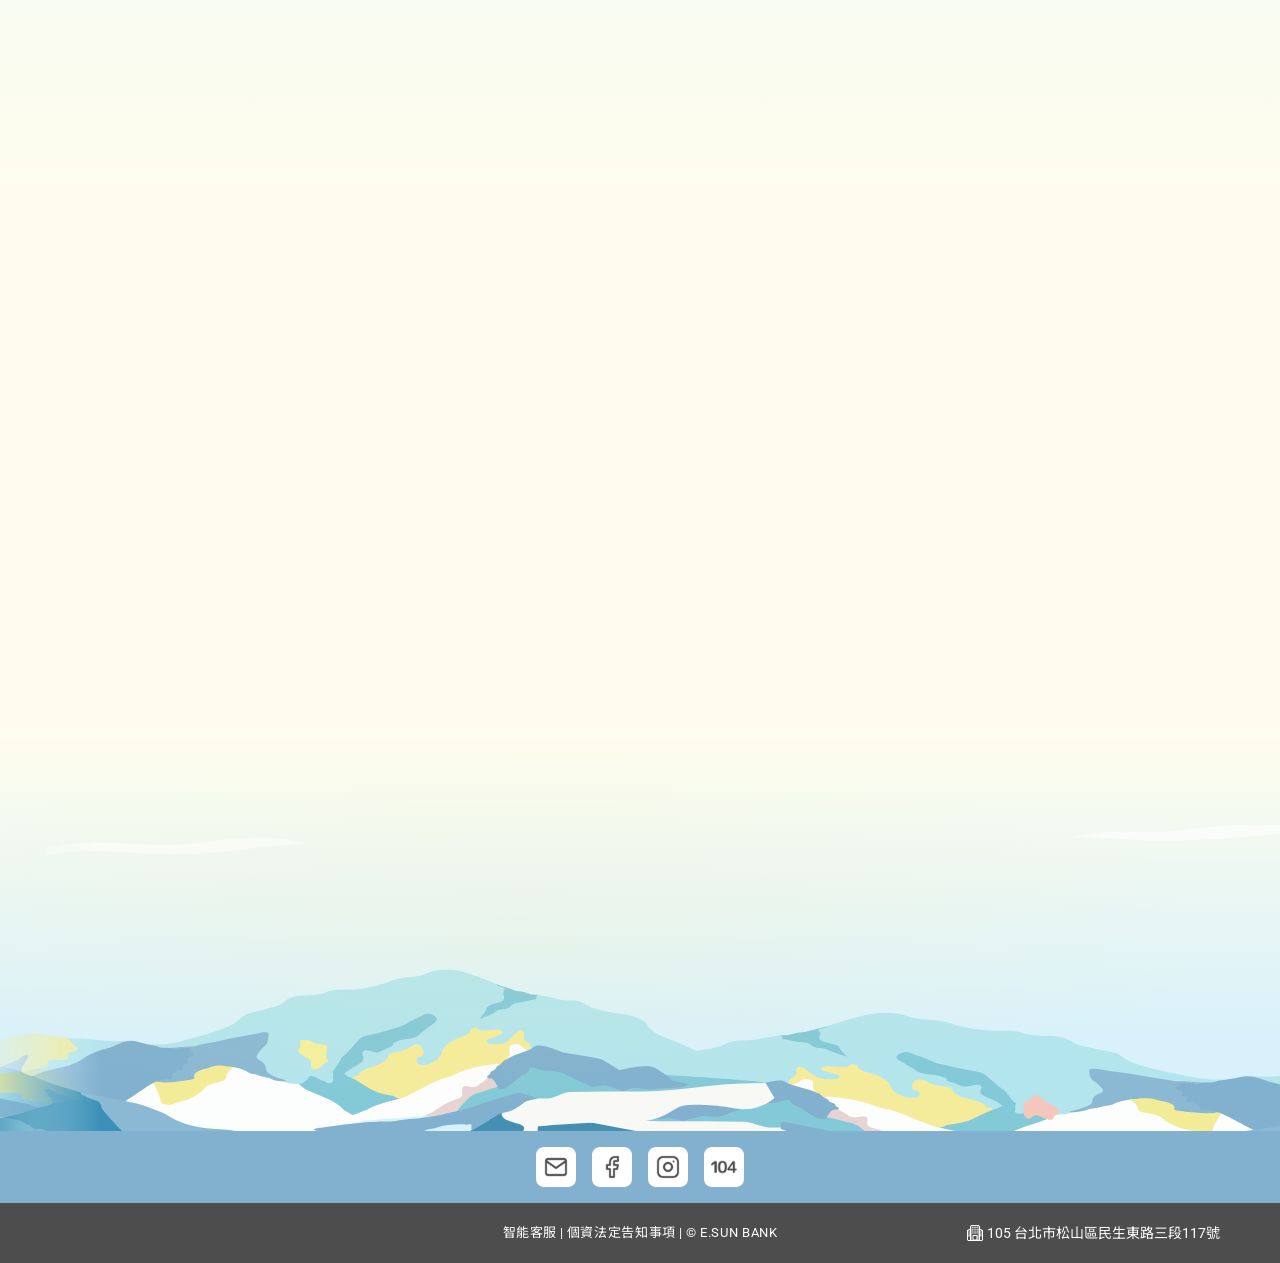
<file: ma/ma.html>
<!DOCTYPE html>
<html lang="zh-Hant">

<head>
    <title>MA 玉山金控儲備幹部計畫｜Join E.SUN</title>
    <meta charset="UTF-8">
    <meta name="viewport" content="width=device-width, initial-scale=1.0">
    <link rel="shortcut icon" href="https://www.esunbank.com/bank/rwd/images/esun.ico">
    <meta http-equiv="X-UA-Compatible" content="ie=edge">
    <meta name="title" content="MA 玉山金控儲備幹部計畫｜Join E.SUN">
    <meta name="keywords" content="MA,TA,TMA,儲備幹部,儲備,工作,畢業,職缺,玉山金控職缺,徵才,校園徵才,交易室,科技儲備幹部,Trader,招募,MA招募,TA招募,TMA招募,機器學習工程師招募,AI工程師招募,資安職缺,三商美邦儲備幹部,人壽招募,人壽儲備幹部,玉山人壽,玉山證券招募,玉山投信招募,玉山銀行招募,玉山菁英,財務工程職缺,儲備幹部計畫,玉山人壽招募,玉山銀行儲備幹部,玉山證券儲備幹部,玉山投信儲備幹部,儲備幹部玉山,">
    <meta name="description" content="了解玉山金控 MA 儲備幹部計畫，探索銀行、人壽、證券與投信的職務領域、專業輪習、資格條件與徵選流程。">
    <meta property="og:description" content="了解玉山金控 MA 儲備幹部計畫，探索銀行、人壽、證券與投信的職務領域、專業輪習、資格條件與徵選流程。">
    <meta property="og:title" content="MA 玉山金控儲備幹部計畫｜Join E.SUN" />
    <meta property="og:type" content="website">
    <meta property="og:url" content="https://event.esunbank.com.tw/mkt/ma/ma.html">
    <meta property="og:image" content="https://event.esunbank.com.tw/mkt/ma/img/first-banner-og-img.webp">
    <meta property="og:image:type" content="image/webp">
     <meta property="og:image:width" content="1200">
    <meta property="og:image:height" content="630">
    <meta property="og:site_name" content="MA 玉山金控儲備幹部計畫｜Join E.SUN" />
    <!-- 樣式順序：瀏覽器預設校正 → 網站共用樣式 -->
    <link rel="stylesheet" href="css/common/fonts.css">
    <link rel="stylesheet" type="text/css" href="css/plugin/normalize.min.css" />
    <link rel="stylesheet" type="text/css" href="css/common/HeaderFooter.css" />
    <link rel="stylesheet" href="css/home.css">
    <link rel="stylesheet" href="css/ma.css">
    <!-- Anti-flicker snippet (recommended)  -->
<script>
        (function (a, s, y, n, c, h, i, d, e) {
            s.className += ' ' + y;
            h.start = 1 * new Date;
            h.end = i = function () {
                s.className = s.className.replace(RegExp(' ?' + y), '')
            };
            (a[n] = a[n] || []).hide = h;
            setTimeout(function () {
                i();
                h.end = null
            }, c);
            h.timeout = c;
        })(window, document.documentElement, 'async-hide', 'dataLayer', 3000, {
            'GTM-5LLQXL': true
        });
    </script>
    <!-- Google Tag Manager -->
    <script>
        (function(w, d, s, l, i)
        {
            w[l] = w[l] || [];
            w[l].push(
            {
                'gtm.start': new Date().getTime(),
                event: 'gtm.js'
            });
            var f = d.getElementsByTagName(s)[0],
                j = d.createElement(s),
                dl = l != 'dataLayer' ? '&l=' + l : '';
            j.async = true;
            j.src =
                'https://www.googletagmanager.com/gtm.js?id=' + i + dl;
            f.parentNode.insertBefore(j, f);
        })(window, document, 'script', 'dataLayer', 'GTM-5LLQXL');
    </script>
    <!-- End Google Tag Manager -->
</head>

<body>
    <!-- Google Tag Manager (noscript) -->
    <noscript>
        <iframe src="https://www.googletagmanager.com/ns.html?id=GTM-5LLQXL" height="0" width="0" style="display:none;visibility:hidden" sandbox></iframe>
    </noscript>
    <!-- End Google Tag Manager (noscript) -->
    <!-- Header -->
    <header id="header">
        <div class="container clearfix">
            <button type="button" id="toggle" aria-label="開啟導覽選單" aria-expanded="false" aria-controls="main-navigation"><span></span></button>
            <div class="head_logo">
                <a class="ef_tracking esunlogo" href="https://www.esunbank.com/zh-tw/personal" target="_blank"><img src="img/HeaderFooter/logo-esun.webp" fetchpriority="high" class="img-responsive" alt="玉山銀行"></a>
            </div>
            <nav class="main-nav" id="main-navigation" aria-label="主要導覽">
                <ul class="anchor">
                    <li class="nav-dropdown">
                        <button type="button" class="ef_tracking nav-dropdown-toggle" aria-expanded="false" aria-controls="submenu-plan">
                            儲備幹部計畫<img src="img/icon-arrow-down.webp" class="nav-dropdown-icon" width="24" height="24" alt="">
                        </button>
                        <ul class="nav-submenu" id="submenu-plan" hidden>
                            <li><a class="ef_tracking" href="index.html#main-content">3A 介紹</a></li>
                            <li><a class="ef_tracking" href="index.html#projects">金控專案</a></li>
                            <li><a class="ef_tracking" href="index.html#international">國際舞台</a></li>
                            <li><a class="ef_tracking" href="index.html#fintech">金融科技</a></li>
                            <li><a class="ef_tracking" href="index.html#learning">多元創新</a></li>
                        </ul>
                    </li>
                    <li class="nav-dropdown">
                        <button type="button" class="ef_tracking nav-dropdown-toggle active" aria-current="page" aria-expanded="false" aria-controls="submenu-ma">
                            MA<img src="img/icon-arrow-down.webp" class="nav-dropdown-icon" width="24" height="24" alt="">
                        </button>
                        <ul class="nav-submenu" id="submenu-ma" hidden>
                            <li><a class="ef_tracking" href="ma.html#section-1">子公司介紹</a></li>
                            <li><a class="ef_tracking" href="ma.html#section-2">核心業務領域</a></li>
                            <li><a class="ef_tracking" href="ma.html#section-3">培育計畫</a></li>
                            <li><a class="ef_tracking" href="ma.html#section-4">學長姊心得</a></li>
                            <li><a class="ef_tracking" href="ma.html#section-5">資格條件</a></li>
                            <li><a class="ef_tracking" href="ma.html#section-6">甄選流程</a></li>
                        </ul>
                    </li>
                    <li class="nav-dropdown">
                        <button type="button" class="ef_tracking nav-dropdown-toggle" aria-expanded="false" aria-controls="submenu-ta">
                            TA<img src="img/icon-arrow-down.webp" class="nav-dropdown-icon" width="24" height="24" alt="">
                        </button>
                        <ul class="nav-submenu" id="submenu-ta" hidden>
                            <li><a class="ef_tracking" href="ta.html#section-2">核心業務領域</a></li>
                            <li><a class="ef_tracking" href="ta.html#section-3">培育計畫</a></li>
                            <li><a class="ef_tracking" href="ta.html#section-4">學長姊心得</a></li>
                            <li><a class="ef_tracking" href="ta.html#section-5">資格條件</a></li>
                            <li><a class="ef_tracking" href="ta.html#section-6">甄選流程</a></li>
                        </ul>
                    </li>
                    <li class="nav-dropdown">
                        <button type="button" class="ef_tracking nav-dropdown-toggle" aria-expanded="false" aria-controls="submenu-tma">
                            TMA<img src="img/icon-arrow-down.webp" class="nav-dropdown-icon" width="24" height="24" alt="">
                        </button>
                        <ul class="nav-submenu" id="submenu-tma" hidden>
                            <li><a class="ef_tracking" href="tma.html#section-2">核心業務領域</a></li>
                            <li><a class="ef_tracking" href="tma.html#section-3">培育計畫</a></li>
                            <li><a class="ef_tracking" href="tma.html#section-4">學長姊心得</a></li>
                            <li><a class="ef_tracking" href="tma.html#section-5">資格條件</a></li>
                            <li><a class="ef_tracking" href="tma.html#section-6">甄選流程</a></li>
                        </ul>
                    </li>
                    <li><a class="ef_tracking nav-direct-link" href="faq.html">FAQ</a></li>
                    <li><a class="ef_tracking btn_join" href="#">立即應徵</a></li>
                </ul>
            </nav>
        </div>
    </header>
    <!-- End Header -->
    <a class="skip-link" href="#main-content">跳至主要內容</a>
    <main id="main-content" class="home-main ma-main">
        <h1 id="page-title" class="seo-h1">玉山金控 MA 儲備幹部計畫｜銀行、人壽、證券與投信的職務及輪習</h1>
        <!-- 01 首屏-->
        <section class="home-hero" id="hero" aria-labelledby="hero-title">
            <!-- 動態背景：山體、紙飛機與微粒 -->
            <canvas id="hero-canvas" class="hero-animation" aria-hidden="true"></canvas>
            <div class="home-container hero-content">
                <h2 id="hero-title" class="animate__animated animate__slideInLeft"><span class="ma-hero-name">MA<small>玉山金控</small></span></h2>
                <div class="ma-hero-support animate__animated animate__slideInLeft" lang="en">
                    <p class="ma-hero-message">Join E.SUN Create a<br><span class="hero-serif">Better Future</span></p>
                    <p class="hero-tagline">Lead to change, Light up your future!</p>
                </div>
            </div>
        </section>
        <!-- 02 子公司介紹 -->
        <section class="ma-section ma-companies" id="section-1" aria-labelledby="companies-title">
            <div class="ma-container">
                <div class="ma-heading ma-layer">
                    <h2 id="companies-title">玉山金控</h2>
                    <p class="ma-company-intro">
                        <span class="ma-intro-paragraph">
                            <span class="ma-intro-line">邁向金控 2.0 時代<span class="ma-intro-comma">，</span>
                            </span>
                            <span class="ma-intro-line">結合銀行、人壽、<span class="ma-intro-word">證券</span>、投信版圖<span class="ma-intro-comma">，</span>
                            </span>
                            <span class="ma-intro-line">玉山將更加茁壯</span>
                        </span>
                        <span class="ma-intro-paragraph">
                            <span class="ma-intro-line">新氣象、新挑戰、新里程<span class="ma-intro-comma">，</span>
                            </span>
                            <span class="ma-intro-line">迎接更璀璨的未來</span>
                        </span>
                        <span class="ma-intro-paragraph">我們等你來 +1</span>
                    </p>
                </div>
                <div class="ma-company-grid">
                    <article class="ma-card ma-layer">
                        <h3><img src="img/ma/icon-bank-deep.webp" alt="">銀行</h3>
                        <p>深耕存款放款、外匯金流、企業聯貸與財富管理等全方位金融服務。</p>
                    </article>
                    <article class="ma-card ma-layer">
                        <h3><img src="img/ma/icon-lifeLnsurance-deep.webp" alt="">人壽</h3>
                        <p>涵蓋壽險、醫療照護保險，並規劃年金與投資型資產配置服務。</p>
                    </article>
                    <article class="ma-card ma-layer">
                        <h3><img src="img/ma/icon-securities-deep.webp" alt="">證券</h3>
                        <p>發行股票、債券型與 ETF 基金，提供全權委託等資產管理服務。</p>
                    </article>
                    <article class="ma-card ma-layer">
                        <h3><img src="img/ma/icon-InvestmentTrust-deep.webp" alt="">投信</h3>
                        <p>聚焦證券經紀、企業上市櫃承銷與自營投資，打造數位交易平台。</p>
                    </article>
                </div>
            </div>
        </section>
        <!-- 03 核心業務領域 -->
        <section class="ma-section ma-business" id="section-2" aria-labelledby="business-title">
            <div class="ma-container">
                <div class="ma-heading ma-layer">
                    <h2 id="business-title">核心業務領域</h2>
                </div>
                <div class="ma-tabs ma-layer" role="tablist" aria-label="核心業務子公司">
                    <button type="button" role="tab" id="business-tab-0" aria-selected="true" aria-controls="business-panel" tabindex="0" data-company="0"><img src="img/ma/icon-bank-deep.webp" data-icon-deep="img/ma/icon-bank-deep.webp" data-icon-white="img/ma/icon-bank-white.webp" alt="">銀行</button>
                    <button type="button" role="tab" id="business-tab-1" aria-selected="false" aria-controls="business-panel" tabindex="-1" data-company="1"><img src="img/ma/icon-lifeLnsurance-deep.webp" data-icon-deep="img/ma/icon-lifeLnsurance-deep.webp" data-icon-white="img/ma/icon-lifeLnsurance-white.webp" alt="">人壽</button>
                    <button type="button" role="tab" id="business-tab-2" aria-selected="false" aria-controls="business-panel" tabindex="-1" data-company="2"><img src="img/ma/icon-securities-deep.webp" data-icon-deep="img/ma/icon-securities-deep.webp" data-icon-white="img/ma/icon-securities-white.webp" alt="">證券</button>
                    <button type="button" role="tab" id="business-tab-3" aria-selected="false" aria-controls="business-panel" tabindex="-1" data-company="3"><img src="img/ma/icon-InvestmentTrust-deep.webp" data-icon-deep="img/ma/icon-InvestmentTrust-deep.webp" data-icon-white="img/ma/icon-InvestmentTrust-white.webp" alt="">投信</button>
                </div>
                <div class="ma-business-layout ma-layer" role="tabpanel" id="business-panel" aria-labelledby="business-tab-0" tabindex="0">
                    <aside class="ma-group-menu" aria-label="業務組別"><span id="group-label">選擇組別</span>
                        <div id="group-buttons">
                            <button type="button" data-company="0" data-group="0" aria-controls="business-content" aria-pressed="true">法人金融</button>
                            <button type="button" data-company="0" data-group="1" aria-controls="business-content" aria-pressed="false">個人金融</button>
                            <button type="button" data-company="0" data-group="2" aria-controls="business-content" aria-pressed="false">財富管理</button>
                            <button type="button" data-company="0" data-group="3" aria-controls="business-content" aria-pressed="false">永續金融</button>
                            <button type="button" data-company="0" data-group="4" aria-controls="business-content" aria-pressed="false">數位金融</button>
                            <button type="button" data-company="1" data-group="0" aria-controls="business-content" aria-pressed="false" hidden>行銷企劃</button>
                            <button type="button" data-company="1" data-group="1" aria-controls="business-content" aria-pressed="false" hidden>營運規劃</button>
                            <button type="button" data-company="1" data-group="2" aria-controls="business-content" aria-pressed="false" hidden>投資精算</button>
                            <button type="button" data-company="2" data-group="0" aria-controls="business-content" aria-pressed="false" hidden>經紀通路</button>
                            <button type="button" data-company="2" data-group="1" aria-controls="business-content" aria-pressed="false" hidden>承銷業務</button>
                            <button type="button" data-company="2" data-group="2" aria-controls="business-content" aria-pressed="false" hidden>數位金融</button>
                            <button type="button" data-company="3" data-group="0" aria-controls="business-content" aria-pressed="false" hidden>投資研究</button>
                            <button type="button" data-company="3" data-group="1" aria-controls="business-content" aria-pressed="false" hidden>產品行銷</button>
                            <button type="button" data-company="3" data-group="2" aria-controls="business-content" aria-pressed="false" hidden>營運管理</button>
                        </div>
                        <div class="ma-group-dropdown" id="group-dropdown">
                            <button type="button" id="group-toggle" aria-expanded="false" aria-controls="group-options" aria-labelledby="group-label group-value"><span id="group-value">法人金融</span><img src="img/icon-arrow-down.webp" width="24" height="24" alt=""></button>
                            <ul id="group-options" aria-label="業務組別選項" hidden></ul>
                        </div>
                        <select id="group-select" aria-labelledby="group-label" hidden></select>
                    </aside>
                    <div class="ma-business-content" id="business-content" aria-live="polite">
                        <div class="ma-group-content" data-company="0" data-group="0">
                            <div class="ma-business-intro">
                                <h3>法人金融</h3>
                                <p class="ma-en" lang="en">Corporate Banking</p>
                                <p>從台灣出發，串聯海內外資源，持續拓展國際版圖，提供跨國、跨產業的法人金融服務，成為顧客堅實的金融後盾。</p>
                            </div>
                            <div class="ma-expertise">
                                <h4>職務介紹</h4>
                                <div class="ma-expertise-grid">
                                    <article>
                                        <p class="ma-number">01</p>
                                        <h5>風管徵信</h5>
                                        <p>作為風險管理專家，透過海內外實地訪查，掌握企業經營利基及債信風險，給予客觀的專業判斷，紮實累積法金徵授信專業素養。</p>
                                    </article>
                                    <article>
                                        <p class="ma-number">02</p>
                                        <h5>國際聯貸</h5>
                                        <p>掌握全球金融脈動，熟悉多樣化融資架構，完成跨國聯貸案件，成為卓越的國際金融銀行家。</p>
                                    </article>
                                    <article>
                                        <p class="ma-number">03</p>
                                        <h5>海外發展</h5>
                                        <p>攜手擴大海外版圖，深耕11國36個據點，提升跨境整合服務，打造無斷點的跨境整合金融平台。</p>
                                    </article>
                                </div>
                            </div>
                        </div>
                        <div class="ma-group-content" data-company="0" data-group="1" hidden>
                            <div class="ma-business-intro">
                                <h3>個人金融</h3>
                                <p class="ma-en" lang="en">Retail Banking</p>
                                <p>以顧客需求為核心，串聯通路前中後台、深耕消費金融業務、整合信用卡支付等領域，打造顧客最愛零售銀行。</p>
                            </div>
                            <div class="ma-expertise">
                                <h4>職務介紹</h4>
                                <div class="ma-expertise-grid">
                                    <article>
                                        <p class="ma-number">01</p>
                                        <h5>消金企劃</h5>
                                        <p>洞察市場趨勢，規劃消金產品、行銷活動及客群服務策略，拓展微企、都更危老及地方創生等ESG商機，打造競爭力與社會影響力商業模式</p>
                                    </article>
                                    <article>
                                        <p class="ma-number">02</p>
                                        <h5>信用卡支付</h5>
                                        <p>數據洞察顧客需求，規劃卡片及電支產品策略；結合數位體驗創新與跨界資源整合，持續拓展消費場景，建構完整支付金融生態圈</p>
                                    </article>
                                    <article>
                                        <p class="ma-number">03</p>
                                        <h5>通路經營</h5>
                                        <p>融合總分行思維並突破框架，研擬通路規劃方案，並結合顧客需求，優化端到端流程，協助提升內外部顧客體驗。</p>
                                    </article>
                                </div>
                            </div>
                        </div>
                        <div class="ma-group-content" data-company="0" data-group="2" hidden>
                            <div class="ma-business-intro">
                                <h3>財富管理</h3>
                                <p class="ma-en" lang="en">Wealth Management</p>
                                <p>以高資產客群為核心，提供財富管理、保險及多元金融商品規劃、家族傳承與稅務諮詢；串聯海內外跨境金融平台，打造深度且廣度的全方位服務。</p>
                            </div>
                            <div class="ma-expertise">
                                <h4>職務介紹</h4>
                                <div class="ma-expertise-grid">
                                    <article>
                                        <p class="ma-number">01</p>
                                        <h5>私人銀行</h5>
                                        <p>專家團隊提供顧問式諮詢服務，並掌握亞洲資產管理中心政策開放，整合跨境平台及特色產品，提供高資產顧客客製化服務，守護顧客有形與無形財富。</p>
                                    </article>
                                    <article>
                                        <p class="ma-number">02</p>
                                        <h5>產品規劃</h5>
                                        <p>完整參與產品開發的生命週期，多元產品線含金融資產融資、私募基金等高資產客群專屬商品，建構國際化且具競爭力的財富管理平台。</p>
                                    </article>
                                    <article>
                                        <p class="ma-number">03</p>
                                        <h5>跨境經營</h5>
                                        <p>串聯台灣、香港與新加坡金融資源，打造國際級私人銀行服務平台，培養兼具全球視野與在地洞察的新世代金融人才。</p>
                                    </article>
                                </div>
                            </div>
                        </div>
                        <div class="ma-group-content" data-company="0" data-group="3" hidden>
                            <div class="ma-business-intro">
                                <h3>永續金融</h3>
                                <p class="ma-en" lang="en">Sustainable Finance</p>
                                <p>接軌國際前瞻趨勢，將ESG結合金融本業，攜手合作夥伴推動環境與社會轉型，打造永續金融領導品牌。</p>
                            </div>
                            <div class="ma-expertise">
                                <h4>職務介紹</h4>
                                <div class="ma-expertise-grid">
                                    <article>
                                        <p class="ma-number">01</p>
                                        <h5>責任授信</h5>
                                        <p>將環境與社會影響納入授信規劃，支持產業發展及國家永續轉型；透過永續諮詢服務發掘企業轉型需求，輔導企業邁向永續經營。</p>
                                    </article>
                                    <article>
                                        <p class="ma-number">02</p>
                                        <h5>責任投資</h5>
                                        <p>透過永續債券、再生能源及低碳轉型等投資，支持具正向環境與社會效益的企業與專案，發揮金融資本正向影響力。</p>
                                    </article>
                                    <article>
                                        <p class="ma-number">03</p>
                                        <h5>信任金融</h5>
                                        <p>運用金融專業回應高齡化、少子化及弱勢關懷等社會議題，並推動地方創生與金融創新，賦能弱勢族群。</p>
                                    </article>
                                </div>
                            </div>
                        </div>
                        <div class="ma-group-content" data-company="0" data-group="4" hidden>
                            <div class="ma-business-intro">
                                <h3>數位金融</h3>
                                <p class="ma-en" lang="en">Digital Banking</p>
                                <p>以數位與AI科技力，發展普惠、智慧、場景金融三大面向，透過數位行銷、數位平台與數據分析，讓顧客享有美好的數位金融體驗。</p>
                            </div>
                            <div class="ma-expertise">
                                <h4>職務介紹</h4>
                                <div class="ma-expertise-grid">
                                    <article>
                                        <p class="ma-number">01</p>
                                        <h5>數位行銷</h5>
                                        <p>結合數據洞察制定數位行銷戰略，透過AI模型、行銷科技及多元媒體通路進行精準行銷，以滿足顧客需求，為顧客創造更高價值。</p>
                                    </article>
                                    <article>
                                        <p class="ma-number">02</p>
                                        <h5>平台規劃</h5>
                                        <p>以顧客為核心，規劃行動銀行APP、線上開戶等數位平台，槓桿科技力量，整合創新技術與市場需求，提供最佳化的數位平台體驗。</p>
                                    </article>
                                    <article>
                                        <p class="ma-number">03</p>
                                        <h5>數據分析</h5>
                                        <p>透過大數據深度解析進行顧客洞察，利用行內數據整合優勢，發展並運用 AI預測模型，培養兼具業務洞察與數據技術的分析人才。</p>
                                    </article>
                                </div>
                            </div>
                        </div>
                        <div class="ma-group-content" data-company="1" data-group="0" hidden>
                            <div class="ma-business-intro">
                                <h3>行銷企劃</h3>
                                <p class="ma-en" lang="en">Marketing Planning</p>
                                <p>將公司核心價值與行銷策略結合，並轉化為具體市場行動，輔以創意及數據分析為公司創造營收與價值。</p>
                            </div>
                            <div class="ma-expertise">
                                <h4>職務介紹</h4>
                                <div class="ma-expertise-grid">
                                    <article>
                                        <p class="ma-number">01</p>
                                        <h5>通路經營</h5>
                                        <p>經營保險通路夥伴關係，提供商品、銷售及行銷輔銷支援，掌握通路需求並拓展合作據點，協助推動業務發展與提升通路績效。</p>
                                    </article>
                                    <article>
                                        <p class="ma-number">02</p>
                                        <h5>訓練發展</h5>
                                        <p>規劃及推動業務員培訓，依業務需求設計課程與訓練內容，強化商品、銷售及專業知識，並透過訓練成效追蹤提升業務人員專業能力。</p>
                                    </article>
                                    <article>
                                        <p class="ma-number">03</p>
                                        <h5>客群行銷</h5>
                                        <p>依市場趨勢、客群特性與需求進行市場及客群分析，依不同客群特性規劃分眾行銷策略與推廣方案，提升行銷效益及市場拓展。</p>
                                    </article>
                                </div>
                            </div>
                        </div>
                        <div class="ma-group-content" data-company="1" data-group="1" hidden>
                            <div class="ma-business-intro">
                                <h3>營運規劃</h3>
                                <p class="ma-en" lang="en">Operations Planning and Customer Service</p>
                                <p>以保戶需求為核心，串聯契約、保戶服務及理賠等作業流程，講求資料精準、流程效率與跨單位協作，確保各項保險服務順暢運作。</p>
                            </div>
                            <div class="ma-expertise">
                                <h4>職務介紹</h4>
                                <div class="ma-expertise-grid">
                                    <article>
                                        <p class="ma-number">01</p>
                                        <h5>營運管理</h5>
                                        <p>聚焦保險營運流程與資源配置，透過流程優化、作業控管及跨單位協作，提升營運效率與服務品質，兼顧作業風險與整體營運效能。</p>
                                    </article>
                                    <article>
                                        <p class="ma-number">02</p>
                                        <h5>顧客體驗</h5>
                                        <p>以客戶需求與服務為核心，持續優化服務流程與溝通體驗，提升服務便利性、滿意度，獲得客戶信任。</p>
                                    </article>
                                    <article>
                                        <p class="ma-number">03</p>
                                        <h5>核保理賠</h5>
                                        <p>掌握核保與理賠作業原則，兼顧風險辨識、案件審核及作業品質，透過專業判斷與流程控管，確保業務合規、理賠公平及服務效率。</p>
                                    </article>
                                </div>
                            </div>
                        </div>
                        <div class="ma-group-content" data-company="1" data-group="2" hidden>
                            <div class="ma-business-intro">
                                <h3>投資精算</h3>
                                <p class="ma-en" lang="en">Investment and Actuarial Analysis</p>
                                <p>運用精算分析與投資管理專業，評估保險商品及資產負債風險，結合市場趨勢進行資產配置，兼顧投資效益、風險控管及財務穩健。</p>
                            </div>
                            <div class="ma-expertise">
                                <h4>職務介紹</h4>
                                <div class="ma-expertise-grid">
                                    <article>
                                        <p class="ma-number">01</p>
                                        <h5>精算分析</h5>
                                        <p>運用精算模型與數據分析，進行保險商品定價、負債評估及風險分析，掌握經營數據與市場變化，提供精準的量化分析與決策依據。</p>
                                    </article>
                                    <article>
                                        <p class="ma-number">02</p>
                                        <h5>投資研究</h5>
                                        <p>掌握總體經濟、市場趨勢及產業動態，透過基本面與數據分析評估投資標的，研判市場機會與潛在風險，提供資產配置及投資決策依據。</p>
                                    </article>
                                    <article>
                                        <p class="ma-number">03</p>
                                        <h5>投資管理</h5>
                                        <p>依投資策略執行交易及資產配置作業，追蹤投資部位與績效，並落實責任投資及相關作業控管，確保投資流程順暢與合規。</p>
                                    </article>
                                </div>
                            </div>
                        </div>
                        <div class="ma-group-content" data-company="2" data-group="0" hidden>
                            <div class="ma-business-intro">
                                <h3>經紀通路</h3>
                                <p class="ma-en" lang="en">Brokerage Business</p>
                                <p>制定分公司策略與績效管理機制，推展國內現貨期貨並結合客群分析，推動海外股權商品，提供顧客多元資產配置</p>
                            </div>
                            <div class="ma-expertise">
                                <h4>職務介紹</h4>
                                <div class="ma-expertise-grid">
                                    <article>
                                        <p class="ma-number">01</p>
                                        <h5>通路管理</h5>
                                        <p>制定分公司經營策略與績效管理機制，協助推展國內現貨與期貨等業務，結合客群分析打造競爭力通路。</p>
                                    </article>
                                    <article>
                                        <p class="ma-number">02</p>
                                        <h5>國際金融</h5>
                                        <p>規劃與推廣海外股權及固定收益產品，與集團各職系合作服務高資產顧客，協助建立多元資產配置。</p>
                                    </article>
                                    <article>
                                        <p class="ma-number">03</p>
                                        <h5>經紀業務</h5>
                                        <p>結合國內外證券商品平台，提供投資人股票與債券等多元商品，並協助顧客即時掌握市場動態與投資契機。</p>
                                    </article>
                                </div>
                            </div>
                        </div>
                        <div class="ma-group-content" data-company="2" data-group="1" hidden>
                            <div class="ma-business-intro">
                                <h3>承銷業務</h3>
                                <p class="ma-en" lang="en">Underwriting Business</p>
                                <p>深耕資本市場，結合承銷專業與集團資源，提供企業全方位籌資與上市櫃規劃服務，滿足企業資金需求</p>
                            </div>
                            <div class="ma-expertise">
                                <h4>職務介紹</h4>
                                <div class="ma-expertise-grid">
                                    <article>
                                        <p class="ma-number">01</p>
                                        <h5>承銷輔導</h5>
                                        <p>深入企業實地查核與財務分析，輔導國內外企業辦理公開發行、興櫃及初次上市櫃(IPO)送件，陪伴企業邁向資本市場。</p>
                                    </article>
                                    <article>
                                        <p class="ma-number">02</p>
                                        <h5>承銷業務</h5>
                                        <p>掌握資本市場脈動，規劃現金增資(CI)與可轉換公司債(CB)等籌資架構與定價策略，協助企業順利募集長期資金。</p>
                                    </article>
                                    <article>
                                        <p class="ma-number">03</p>
                                        <h5>企業金融</h5>
                                        <p>提供企業併購(M&amp;A)、私募及財務結構重整等專業財務顧問諮詢，結合集團資源滿足企業各發展階段的多元金融需求。</p>
                                    </article>
                                </div>
                            </div>
                        </div>
                        <div class="ma-group-content" data-company="2" data-group="2" hidden>
                            <div class="ma-business-intro">
                                <h3>數位金融</h3>
                                <p class="ma-en" lang="en">Digital Finance</p>
                                <p>運用大數據與創新科技，提供友善便利的數位證券服務，優化下單介面與流程，持續引領數位證券發展趨勢</p>
                            </div>
                            <div class="ma-expertise">
                                <h4>職務介紹</h4>
                                <div class="ma-expertise-grid">
                                    <article>
                                        <p class="ma-number">01</p>
                                        <h5>數位經營</h5>
                                        <p>透過虛擬通路進行分眾精準行銷與市場資訊推播，協助內部擬定客群經營策略，提升顧客黏著度與貢獻度。</p>
                                    </article>
                                    <article>
                                        <p class="ma-number">02</p>
                                        <h5>數位產品</h5>
                                        <p>規劃數位平台的 UI/UX 與核心服務功能，優化 APP 操作流程，讓投資過程更加直覺、安全且便利。</p>
                                    </article>
                                    <article>
                                        <p class="ma-number">03</p>
                                        <h5>數位發展</h5>
                                        <p>運用數據與創新科技優化內部作業流程，推動跨界異業合作與數位服務創新，全面提升整體的數位營運效能。</p>
                                    </article>
                                </div>
                            </div>
                        </div>
                        <div class="ma-group-content" data-company="3" data-group="0" hidden>
                            <div class="ma-business-intro">
                                <h3>投資研究</h3>
                                <p class="ma-en" lang="en">Investment Research</p>
                                <p>整合海內外市場研究、投資管理及資產配置能力，涵蓋股票、債券、多元資產與ETF投資，提供多元且穩健的資產管理服務。</p>
                            </div>
                            <div class="ma-expertise">
                                <h4>職務介紹</h4>
                                <div class="ma-expertise-grid">
                                    <article>
                                        <p class="ma-number">01</p>
                                        <h5>股票投資</h5>
                                        <p>深入研究總體經濟、產業趨勢與個別企業價值，建立完整投資分析架構，發掘具成長潛力標的，提升基金長期績效表現。</p>
                                    </article>
                                    <article>
                                        <p class="ma-number">02</p>
                                        <h5>固定收益與多元資產</h5>
                                        <p>掌握利率循環、市場趨勢及跨資產投資機會，透過資產配置與風險控管機制，打造兼顧收益與穩定性的投資組合。</p>
                                    </article>
                                    <article>
                                        <p class="ma-number">03</p>
                                        <h5>ETF與量化投資</h5>
                                        <p>運用指數化投資及量化分析模型，優化投資決策流程與管理效率，提供多元化且透明的投資解決方案。</p>
                                    </article>
                                </div>
                            </div>
                        </div>
                        <div class="ma-group-content" data-company="3" data-group="1" hidden>
                            <div class="ma-business-intro">
                                <h3>產品行銷</h3>
                                <p class="ma-en" lang="en">Product &amp; Marketing</p>
                                <p>以客戶需求為核心，串聯機構法人、直銷及通路資源，結合產品策略與品牌行銷，擴大資產管理服務影響力與市場競爭力。</p>
                            </div>
                            <div class="ma-expertise">
                                <h4>職務介紹</h4>
                                <div class="ma-expertise-grid">
                                    <article>
                                        <p class="ma-number">01</p>
                                        <h5>機構法人業務</h5>
                                        <p>深耕政府基金、保險公司及機構法人客群，提供全權委託與基金服務，建立長期合作關係及專業品牌形象。</p>
                                    </article>
                                    <article>
                                        <p class="ma-number">02</p>
                                        <h5>通路經營</h5>
                                        <p>整合銀行、券商及多元銷售通路資源，規劃產品推廣策略與業務發展方向，提升基金規模與市場滲透率。</p>
                                    </article>
                                    <article>
                                        <p class="ma-number">03</p>
                                        <h5>產品與數位行銷</h5>
                                        <p>結合產品策略、市場洞察及數位平台經營，打造具競爭力的基金品牌，提升客戶體驗與投資參與度。</p>
                                    </article>
                                </div>
                            </div>
                        </div>
                        <div class="ma-group-content" data-company="3" data-group="2" hidden>
                            <div class="ma-business-intro">
                                <h3>營運管理</h3>
                                <p class="ma-en" lang="en">Operations Management</p>
                                <p>建構穩健營運架構，整合法遵風控、資訊科技及財務行政資源，強化公司治理效能，支持業務發展與永續經營。</p>
                            </div>
                            <div class="ma-expertise">
                                <h4>職務介紹</h4>
                                <div class="ma-expertise-grid">
                                    <article>
                                        <p class="ma-number">01</p>
                                        <h5>風險管理與法令遵循</h5>
                                        <p>建立完善風險監控及法令遵循機制，落實內部控制與洗錢防制要求，維護公司穩健經營與市場信譽。</p>
                                    </article>
                                    <article>
                                        <p class="ma-number">02</p>
                                        <h5>財務與營運管理</h5>
                                        <p>統籌基金會計、財務管理及行政作業，優化營運流程與資源配置，提供業務發展穩固後盾支持。</p>
                                    </article>
                                    <article>
                                        <p class="ma-number">03</p>
                                        <h5>資訊科技</h5>
                                        <p>運用資訊系統規劃、數位平台建置及資料管理能力，提升營運效率與資訊安全，驅動數位轉型發展。</p>
                                    </article>
                                </div>
                            </div>
                        </div>
                    </div>
                </div>
            </div>
        </section>
        <!-- 04 培育計畫 -->
        <section class="ma-section ma-training" id="section-3" aria-labelledby="training-title">
            <div class="ma-container">
                <div class="ma-heading ma-layer">
                    <h2 id="training-title">培育計畫</h2>
                    <p>讓每一步歷練，成為未來的底氣</p>
                </div>
                <div class="ma-training-periods ma-layer" aria-hidden="true">
                    <div>前 6 個月</div>
                    <div>1-2年</div>
                    <div>3年以上</div>
                </div>
                <div class="ma-training-grid">
                    <article class="ma-training-card ma-layer">
                        <p class="ma-mobile-period">前 6 個月</p>
                        <div class="ma-training-image"><img src="img/ma/training-step1.webp" alt="新進人員訓練插畫" loading="lazy" width="276" height="200"></div>
                        <div class="ma-training-copy">
                            <p class="ma-step">STEP 01</p>
                            <h3>新進人員訓練</h3>
                            <ul>
                                <li>培養團隊合作默契</li>
                                <li>扎根金融專業知識</li>
                                <li>綜覽金控全貌</li>
                            </ul>
                        </div>
                    </article>
                    <article class="ma-training-card ma-layer">
                        <p class="ma-mobile-period">前 6 個月</p>
                        <div class="ma-training-image"><img src="img/ma/training-step2.webp" alt="專業領域輪習插畫" loading="lazy" width="276" height="200"></div>
                        <div class="ma-training-copy">
                            <p class="ma-step">STEP 02</p>
                            <h3>專業領域輪習</h3>
                            <ul>
                                <li>各大領域實務研討</li>
                                <li>營業單位實習</li>
                                <li>理論結合經營實務</li>
                            </ul>
                        </div>
                    </article>
                    <article class="ma-training-card ma-layer">
                        <p class="ma-mobile-period">1-2年</p>
                        <div class="ma-training-image"><img src="img/ma/training-step3.webp" alt="第一專長深耕插畫" loading="lazy" width="276" height="200"></div>
                        <div class="ma-training-copy">
                            <p class="ma-step">STEP 03</p>
                            <h3>第一專長深耕</h3>
                            <ul>
                                <li>依志願領域歷練第一專長</li>
                                <li>總行企劃與專案管理</li>
                                <li>參與各單位策略布局</li>
                            </ul>
                        </div>
                    </article>
                    <article class="ma-training-card ma-layer">
                        <p class="ma-mobile-period">3年以上</p>
                        <div class="ma-training-image"><img src="img/ma/training-step4.webp" alt="第二專長深耕插畫" loading="lazy" width="276" height="200"></div>
                        <div class="ma-training-copy">
                            <p class="ma-step">STEP 04</p>
                            <h3>第二專長深耕</h3>
                            <ul>
                                <li>跨單位/子公司輪調</li>
                                <li>外派海外分子行</li>
                                <li>厚實管理能力帶領團隊</li>
                            </ul>
                        </div>
                    </article>
                </div>
            </div>
        </section>
        <!-- 05 學長姊分享 -->
        <section class="ma-section ma-stories" id="section-4" aria-labelledby="stories-title">
            <div class="ma-container">
                <div class="ma-heading ma-layer">
                    <h2 id="stories-title">學長姊們的分享</h2>
                    <p>他們走過的路，也可以成為你的起點</p>
                </div>
                <div class="ma-tabs ma-layer" role="tablist" aria-label="學長姊分享子公司">
                    <button type="button" role="tab" id="stories-tab-0" aria-selected="true" aria-controls="stories-panel" tabindex="0" data-company="0"><img src="img/ma/icon-bank-deep.webp" data-icon-deep="img/ma/icon-bank-deep.webp" data-icon-white="img/ma/icon-bank-white.webp" alt="">銀行</button>
                    <button type="button" role="tab" id="stories-tab-1" aria-selected="false" aria-controls="stories-panel" tabindex="-1" data-company="1"><img src="img/ma/icon-lifeLnsurance-deep.webp" data-icon-deep="img/ma/icon-lifeLnsurance-deep.webp" data-icon-white="img/ma/icon-lifeLnsurance-white.webp" alt="">人壽</button>
                    <button type="button" role="tab" id="stories-tab-2" aria-selected="false" aria-controls="stories-panel" tabindex="-1" data-company="2"><img src="img/ma/icon-securities-deep.webp" data-icon-deep="img/ma/icon-securities-deep.webp" data-icon-white="img/ma/icon-securities-white.webp" alt="">證券</button>
                    <button type="button" role="tab" id="stories-tab-3" aria-selected="false" aria-controls="stories-panel" tabindex="-1" data-company="3"><img src="img/ma/icon-InvestmentTrust-deep.webp" data-icon-deep="img/ma/icon-InvestmentTrust-deep.webp" data-icon-white="img/ma/icon-InvestmentTrust-white.webp" alt="">投信</button>
                </div>
                <div class="ma-story-panel ma-layer" id="stories-panel" role="tabpanel" aria-labelledby="stories-tab-0" tabindex="0">
                    <div class="ma-story-carousel" role="region" aria-roledescription="輪播" aria-label="學長姊心得">
                        <button type="button" class="ma-story-arrow" id="story-prev" aria-label="上一位學長姊"><img src="img/icon-chevron-left.webp" width="40" height="40" alt=""></button>
                        <div class="ma-story-stage" id="story-stage" aria-live="polite" aria-atomic="true">
                            <article class="ma-story-card ma-story-item" data-company="0" role="group" aria-roledescription="投影片" aria-label="1 / 7：何翔惠">
                                <div class="ma-story-portrait"><img src="img/ma/portrait/銀行-何翔惠.webp" alt="何翔惠肖像" loading="lazy"></div>
                                <div>
                                    <div class="ma-story-name">
                                        <h3>何翔惠</h3><span>2025MA / 台北法金區域中心</span>
                                    </div>
                                    <p class="ma-story-school">臺灣大學財金所</p>
                                    <p class="ma-story-copy">目前於玉山法金區域中心擔任ARM，透過參與新戶開發與既有顧客深耕，走進中小企業的經營現場，理解資金需求與營運挑戰。從產業研究、陪同RM拜訪到授信案件分析，學習發掘商機，並權衡業務獲利與授信風險。營業單位的魅力，在於RM Team緊密合作，共同經營顧客關係，並從第一線發現多元商機，串聯財金、財富管理及證券等專業團隊，發揮整個玉山的金融服務優勢。以法金營業單位作為職涯起點，讓我在實務中培養市場敏銳度與顧客經營能力，為未來的法金職涯奠定扎實基礎。</p>
                                </div>
                            </article>
                            <article class="ma-story-card ma-story-item" data-company="0" role="group" aria-roledescription="投影片" aria-label="2 / 7：侯欣妤" hidden>
                                <div class="ma-story-portrait"><img src="img/ma/portrait/銀行-侯欣妤.webp" alt="侯欣妤肖像" loading="lazy"></div>
                                <div>
                                    <div class="ma-story-name">
                                        <h3>侯欣妤</h3><span>2024MA / 個金總處 產品暨投資處</span>
                                    </div>
                                    <p class="ma-story-school">英國利兹大學商業分析與決策科學所</p>
                                    <p class="ma-story-copy">臺灣積極推動「亞洲資產管理中心」，並以香港、新加坡等國際財管中心為標竿，高資產服務已成為各銀行兵家必爭之地。在業務開展之際，我選擇挑戰金融資產融資產品PM。
                                        從亞資中心開辦初期，我負責金融資產融資、保險融資等產品的規劃與落地，持續參考國際私人銀行實務，設計兼具競爭力與顧客需求的商業模式；也透過赴港研習及台港星跨境交流，將香港、新加坡的經驗轉化為臺灣可執行的解決方案。期待你的加入，一同開創私銀新篇章。</p>
                                </div>
                            </article>
                            <article class="ma-story-card ma-story-item" data-company="0" role="group" aria-roledescription="投影片" aria-label="3 / 7：文莛橞" hidden>
                                <div class="ma-story-portrait"><img src="img/ma/portrait/銀行-文莛橞.webp" alt="文莛橞肖像" loading="lazy"></div>
                                <div>
                                    <div class="ma-story-name">
                                        <h3>文莛橞</h3><span>2023MA / 法金總處 客群經營處</span>
                                    </div>
                                    <p class="ma-story-school">政治大學國貿所</p>
                                    <p class="ma-story-copy">加入法金永續金融部擔任PM近３年，對內主要負責如社會責任、轉型授信等永續金融產品設計，並響應政府政策，推動結合智慧化及永續轉型的專案。對外則以「企業外掛的永續辦公室」的商業模式與顧客對話，感受到企業對於ESG議題的需求越趨多元。目前為超過40間企業提供ESG諮詢、永續發展規劃，整合企業轉型需求及金融本業，並串聯政府政策、專家顧問、非營利組織等資源，成為企業邁向永續的最佳夥伴</p>
                                </div>
                            </article>
                            <article class="ma-story-card ma-story-item" data-company="0" role="group" aria-roledescription="投影片" aria-label="4 / 7：張庭瑄" hidden>
                                <div class="ma-story-portrait"><img src="img/ma/portrait/銀行-張庭萱.webp" alt="張庭瑄肖像" loading="lazy"></div>
                                <div>
                                    <div class="ma-story-name">
                                        <h3>張庭瑄</h3><span>2022MA / 個金總處 數位通路處</span>
                                    </div>
                                    <p class="ma-story-school">陽明交通大學經管所</p>
                                    <p class="ma-story-copy">加入數位通路處後，主要負責網路銀行與行動銀行的平台管理與功能企劃。工作中兼具PM與BA角色，透過使用者訪談、研究與需求分析，了解顧客在數位旅程中的需求與痛點，並整合業務、資訊及風控等跨單位資源，打造全客群適用的數位服務。藉由參與AI理財顧問、高端理財及金控2.0等重要專案，共同推動玉山數位金融服務創新與發展。若你期待在數位金融領域發揮影響力，歡迎加入玉山，與我們一起打造更優質的數位金融體驗！</p>
                                </div>
                            </article>
                            <article class="ma-story-card ma-story-item" data-company="0" role="group" aria-roledescription="投影片" aria-label="5 / 7：王宏" hidden>
                                <div class="ma-story-portrait"><img src="img/ma/portrait/銀行-王宏.webp" alt="王宏肖像" loading="lazy"></div>
                                <div>
                                    <div class="ma-story-name">
                                        <h3>王宏</h3><span>2022MA / 總經理室</span>
                                    </div>
                                    <p class="ma-story-school">成功大學財金所</p>
                                    <p class="ma-story-copy">加入總行 BPA 團隊後，我主要負責全行資本管理、各組織與金控子公司之預算規劃及績效追蹤。資本的有效配置是銀行穩健前行的基石，平時需精準衡量風險性資產與資本的運用效益；每年年底需攜手跨單位及子公司共同擘劃新年度目標、落實年中進度檢視，透過嚴謹的指標訂定深化金控協同作戰。若你期許自己站在策略核心高度，以宏觀視野驅動組織價值成長，歡迎加入玉山與我們一起發揮影響力！</p>
                                </div>
                            </article>
                            <article class="ma-story-card ma-story-item" data-company="0" role="group" aria-roledescription="投影片" aria-label="6 / 7：劉志彥" hidden>
                                <div class="ma-story-portrait"><img src="img/ma/portrait/銀行-劉志彥.webp" alt="劉志彥肖像" loading="lazy"></div>
                                <div>
                                    <div class="ma-story-name">
                                        <h3>劉志彥</h3><span>2020MA / 策略發展處</span>
                                    </div>
                                    <p class="ma-story-school">成功大學財金所</p>
                                    <p class="ma-story-copy">給年輕人盡情揮灑的舞台、參與影響企業未來的重大決策，是我在玉山最深刻的體會。我曾深度參與三商美邦人壽併購專案，評估合併的經營綜效和潛在風險；也與國際顧問麥肯錫合作，擘劃壽險加入後的整合策略，推動玉山壯大金控版圖的關鍵佈局。過程中不僅累積了系統性分析問題、整合跨域資源的實戰經驗，更直接從經營團隊的視角學習策略思維。歡迎加入玉山，一起在充滿挑戰與成長的舞台上，用雙手開創自己的未來！</p>
                                </div>
                            </article>
                            <article class="ma-story-card ma-story-item" data-company="0" role="group" aria-roledescription="投影片" aria-label="7 / 7：邱惇" hidden>
                                <div class="ma-story-portrait"><img src="img/ma/portrait/銀行-邱惇.webp" alt="邱惇肖像" loading="lazy"></div>
                                <div>
                                    <div class="ma-story-name">
                                        <h3>邱惇</h3><span>2018MA / 達拉斯代表人辦事處</span>
                                    </div>
                                    <p class="ma-story-school">政治大學科管與智財所</p>
                                    <p class="ma-story-copy">在派任達拉斯的這一年中，我有幸全程參與從代表人辦事處到分行申設、選址規劃、開業儀式到在地營運的完整歷程，親歷了一個海外據點從零到有的創建與成長。這段美國歷練不僅讓我深入認識美國主管機關、在地工商團體與企業顧客，更因為玉山的高度讓我具備國際視野。
                                        回顧這一年，最令人深刻的片刻莫過於接受美國主流媒體專訪、深入拜訪顧客廠房時，獲得來自在地市場與夥伴的高度肯定。這些看似多元的挑戰，讓我深刻體會到過去 5 年在投資人關係（IR）與 2 年企金中心（Corporate Banking）所累積的深厚底蘊，正是能在國際前線自信應對、開創格局的關鍵養分。</p>
                                </div>
                            </article>
                            <article class="ma-story-card ma-story-item" data-company="1" role="group" aria-roledescription="投影片" aria-label="1 / 3：張渝婕" hidden>
                                <div class="ma-story-portrait"><img src="img/ma/portrait/人壽-渝婕.webp" alt="張渝婕肖像" loading="lazy"></div>
                                <div>
                                    <div class="ma-story-name">
                                        <h3>張渝婕</h3><span>2025MA / 銀保行銷處</span>
                                    </div>
                                    <p class="ma-story-school">中山大學財務管理所</p>
                                    <p class="ma-story-copy">加入玉山後，我於個金總處產品暨投資處擔任保險PM，負責保險產品規劃與上架。適逢金控併購人壽子公司的關鍵時刻，我參與合併顧問專案，深入了解人壽發展策略及子公司整合規劃。後續轉任人壽銀保行銷處，負責銀保通路拓展、合作關係維護及產品推動。從銀行到人壽的跨域歷練，不僅拓展我的金控視野，更累積跨領域協作與資源整合經驗，在不同角色與挑戰中持續突破自我，也深刻體會MA計畫所提供的多元發展機會與成長舞台。</p>
                                </div>
                            </article>
                            <article class="ma-story-card ma-story-item" data-company="1" role="group" aria-roledescription="投影片" aria-label="2 / 3：孫嘉蔚" hidden>
                                <div class="ma-story-portrait"><img src="img/ma/portrait/人壽-孫嘉蔚.webp" alt="孫嘉蔚肖像" loading="lazy"></div>
                                <div>
                                    <div class="ma-story-name">
                                        <h3>孫嘉蔚</h3><span>2021MA / 投資管理處</span>
                                    </div>
                                    <p class="ma-story-school">政治大學金融研究所</p>
                                    <p class="ma-story-copy">從銀行交易室轉任人壽投資，讓我有機會累積不同buy side的實務經驗。過去在交易室，有機會熟悉不同性質利率商品、也從市場交易、資金配置與ALCO 角度建立利率風險及資產負債管理思維；來到人壽後，則進一步理解長天期負債、保險商品與投資策略間的連動。在壽險，投資不只是追求報酬，更會影響資產配置、風險承擔與部分經營方向。這段跨領域歷程，讓我從不同視角理解投資思維，也看見玉山提供的輪調機會，能持續拓展專業邊界與金融視野。</p>
                                </div>
                            </article>
                            <article class="ma-story-card ma-story-item" data-company="1" role="group" aria-roledescription="投影片" aria-label="3 / 3：許弘達" hidden>
                                <div class="ma-story-portrait"><img src="img/ma/portrait/人壽-許宏達.webp" alt="許弘達肖像" loading="lazy"></div>
                                <div>
                                    <div class="ma-story-name">
                                        <h3>許弘達</h3><span>2014MA / 業務行銷處</span>
                                    </div>
                                    <p class="ma-story-school">臺灣大學經濟研究所</p>
                                    <p class="ma-story-copy">在金控總經理室擔任幕僚7年，我有機會直接與董事長、總經理討論並推動重要決策，整合跨子公司資源評估併購與新業務機會，這段歷練讓我理解，職涯躍升來自於精準掌握金控的戰略樞紐，人壽子公司作為玉山金控未來關鍵引擎，壯大業務員通路更是具發揮空間的核心策略，從金控幕僚到業務實戰，我可以將頂層思維轉化為經營實績。
                                        在玉山，你的天花板由你自己決定，如果你期待站在金控高度發揮影響力，玉山就是你翻轉職涯的最佳舞台！</p>
                                </div>
                            </article>
                            <article class="ma-story-card ma-story-item" data-company="2" role="group" aria-roledescription="投影片" aria-label="1 / 3：曾郁欣" hidden>
                                <div class="ma-story-portrait"><img src="img/ma/portrait/證券-曾郁欣.webp" alt="曾郁欣肖像" loading="lazy"></div>
                                <div>
                                    <div class="ma-story-name">
                                        <h3>曾郁欣</h3><span>2025MA / 承銷部</span>
                                    </div>
                                    <p class="ma-story-school">法國歐洲工商管理學院管理所</p>
                                    <p class="ma-story-copy">MA輪習結束後加入玉山證券承銷部，協助企業登錄興櫃及上市櫃。入行一年內，從熟悉承銷法規與輔導實務至能獨立與企業C-level就法遵、會計及財務議題進行專業溝通，並透過參與輔導案件，深化產業分析能力與專業判斷。此外，我亦擔任年度策略報告之承銷部代表，與各部門高階主管共同激盪未來一年發展方向，深入分析業務痛點、整合跨部門資源並提出具體執行策略。玉山給予MA多元且具挑戰性的實務歷練機會，於職涯初期即能快速成長。</p>
                                </div>
                            </article>
                            <article class="ma-story-card ma-story-item" data-company="2" role="group" aria-roledescription="投影片" aria-label="2 / 3：吳澄濡" hidden>
                                <div class="ma-story-portrait"><img src="img/ma/portrait/證券-吳澄濡.webp" alt="吳澄濡肖像" loading="lazy"></div>
                                <div>
                                    <div class="ma-story-name">
                                        <h3>吳澄濡</h3><span>2024MA / 承銷部</span>
                                    </div>
                                    <p class="ma-story-school">陽明交通大學資管與財金所</p>
                                    <p class="ma-story-copy">在證券承銷部的這一年，我主要投入在案源開發與評價分析。我運用產業數據來做企業價值評估，幫發行公司規劃更有吸引力的籌資方案，成功贏得客戶信任並順利簽下多筆 IPO 與 SPO 案源；同時也做好實地審查與輔導細節，為後續送件打下堅實基礎。能把數據分析轉化為實際的業務成果，讓我對證券業務更有成就感，未來會繼續用專業陪伴企業走入資本市場。</p>
                                </div>
                            </article>
                            <article class="ma-story-card ma-story-item" data-company="2" role="group" aria-roledescription="投影片" aria-label="3 / 3：曾齡儀" hidden>
                                <div class="ma-story-portrait"><img src="img/ma/portrait/證券-曾齡儀.webp" alt="曾齡儀肖像" loading="lazy"></div>
                                <div>
                                    <div class="ma-story-name">
                                        <h3>曾齡儀</h3><span>2023MA / 通路管理部</span>
                                    </div>
                                    <p class="ma-story-school">台灣大學商學研究所</p>
                                    <p class="ma-story-copy">加入通路管理部後，歷經BIC與專案組的輪調。在BIC階段，透過與分公司第一線密切互動，傾聽業務同仁與長官的想法，理解實務運作的真實樣貌；了解到分公司的實務運作，密切與第一線接觸，傾聽前線業務人員與長官的想法；轉調至專案組後，負責分公司績效評核、業務人員激勵競賽設計及銀行與人壽共同行銷等業務。過程中自學 SQL 並建置 Tableau 儀表板，以數據呈現各項業務成果、挖掘潛力顧客，同時簡化同仁製表時間，讓活動成效分析更為精準。</p>
                                </div>
                            </article>
                            <article class="ma-story-card ma-story-item" data-company="3" role="group" aria-roledescription="投影片" aria-label="1 / 2：曾子芸" hidden>
                                <div class="ma-story-portrait"><img src="img/ma/portrait/投信-曾子芸.webp" alt="曾子芸肖像" loading="lazy"></div>
                                <div>
                                    <div class="ma-story-name">
                                        <h3>曾子芸</h3><span>2026MA / 總經理室暨永續辦公室</span>
                                    </div>
                                    <p class="ma-story-school">政治大學國際貿易所</p>
                                    <p class="ma-story-copy">加入玉山投信後，透過前、中、後台完整輪習，從產品研究、投資管理到產品包裝與通路行銷，深入了解資產管理公司的整體運作模式，並建立對基金產業全貌的認識。藉由參與ETF新產品提案、發行、記者會及通路拜訪，不僅將所學應用於實務，更培養跨部門協作能力，並學習如何從產業趨勢、市場需求與投資人角度思考產品定位與價值。輪習過程中，深刻感受到玉山扎實的人才培育制度，以及鼓勵年輕同仁勇於發揮影響力的企業文化。</p>
                                </div>
                            </article>
                            <article class="ma-story-card ma-story-item" data-company="3" role="group" aria-roledescription="投影片" aria-label="2 / 2：陳信良" hidden>
                                <div class="ma-story-portrait"><img src="img/ma/portrait/投信-陳信良.webp" alt="陳信良肖像" loading="lazy"></div>
                                <div>
                                    <div class="ma-story-name">
                                        <h3>陳信良</h3><span>2007MA / 總經理室暨永續辦公室</span>
                                    </div>
                                    <p class="ma-story-school">臺灣大學國際企業所</p>
                                    <p class="ma-story-copy">在玉山銀行歷練期間，從業務規劃、策略佈局到組織人才培育，讓我建立了完整的金融專業視野。順應金控壯大資產管理策略輪調至玉山投信後，更體會到金控平台整合集團資源的價值，投信與銀行、證券、人壽等不同領域專業人才相互連結，可以激發更多創新與成長機會。面對全球資本市場快速變遷，玉山持續透過人才培育與跨域輪調培育更多人才。如果你期待在充滿機會與挑戰的資產管理大時代中發揮影響力、與優秀團隊共同擘劃未來，歡迎加入我們，共創精彩職涯。</p>
                                </div>
                            </article>
                        </div>
                        <button type="button" class="ma-story-arrow" id="story-next" aria-label="下一位學長姊"><img src="img/icon-chevron-right.webp" width="40" height="40" alt=""></button>
                    </div>
                    <div class="ma-story-dots" id="story-dots" aria-label="選擇學長姊心得"></div>
                </div>
            </div>
        </section>
        <!-- 06 資格條件 -->
        <section class="ma-section ma-qualifications" id="section-5" aria-labelledby="qualifications-title">
            <div class="ma-container ma-qualification-layout">
                <div class="ma-heading ma-layer">
                    <h2 id="qualifications-title">加入我們</h2>
                    <p>期待具備以下特質的你</p>
                </div>
                <div class="ma-qualification-grid">
                    <article class="ma-card ma-layer">
                        <h3><img src="img/icon-education.webp" alt="">學歷背景</h3>
                        <div>國內外研究所畢業</div>
                    </article>
                    <article class="ma-card ma-layer">
                        <h3><img src="img/icon-teamwork.webp" alt="">個人特質</h3>
                        <div>對金融業充滿熱情，熱愛團隊合作、具強烈責任感且樂於挑戰極限</div>
                    </article>
                    <article class="ma-card ma-layer">
                        <h3><img src="img/icon-language.webp" alt="">語言能力</h3>
                        <div>具流利中英文表達能力<ul>
                                <li>多益 800 分、雅思 6.5、託福 94 以上或同等證明</li>
                            </ul>
                        </div>
                    </article>
                    <article class="ma-card ma-layer">
                        <h3><img src="img/icon-document.webp" alt="">專業能力</h3>
                        <div>具備問題分析與解決能力及高度抗壓性，並樂意接受跨領域培育與輪習</div>
                    </article>
                </div>
            </div>
        </section>
        <!-- 07 甄選流程 -->
        <section class="ma-section ma-selection" id="section-6" aria-labelledby="selection-title">
            <div class="ma-container">
                <div class="ma-heading ma-layer">
                    <h2 id="selection-title">徵選流程</h2>
                </div>
                <ol class="ma-selection-grid">
                    <li class="ma-card ma-layer">
                        <p class="ma-date">3<small>月</small></p>
                        <p>履歷資料審核</p>
                    </li>
                    <li class="ma-card ma-layer">
                        <p class="ma-date">4<small>月</small></p>
                        <p>中英文面談</p>
                    </li>
                    <li class="ma-card ma-layer">
                        <p class="ma-date">5<small>月</small></p>
                        <p>專業企劃能力面談</p>
                    </li>
                    <li class="ma-card ma-layer">
                        <p class="ma-date">6<small>月</small></p>
                        <p>經營團隊面談</p>
                    </li>
                    <li class="ma-card ma-layer">
                        <p class="ma-date">6<small>月底</small></p>
                        <p>錄取說明會</p>
                    </li>
                    <li class="ma-card ma-layer">
                        <p class="ma-date">7<small>月上旬</small></p>
                        <p>MA報到培育<br>訓練開始</p>
                    </li>
                </ol>
            </div>
        </section>
        <!-- 08 應徵邀請-->
        <section class="apply-section" id="apply" aria-labelledby="apply-title">
            <div class="home-container apply-content">
                <h2 id="apply-title">來玉山~ <span class="apply-title-second-line">你會有更精彩的未來</span></h2><a class="home-button apply-button" data-apply-link href="#">立即應徵</a>
            </div>
        </section>
    </main>
    <nav class="footer-contact" aria-label="聯繫玉山與社群連結">
        <a class="footer-contact-link" href="mailto:HR-MA@esunbank.com" aria-label="Email 聯繫玉山"><img src="img/icon-mail.webp" width="40" height="40" alt="" loading="lazy"></a>
        <a class="footer-contact-link" href="https://www.facebook.com/esuncat" aria-label="玉山 Facebook" target="_blank"><img src="img/icon-facebook.webp" width="40" height="40" alt="" loading="lazy"></a>
        <a class="footer-contact-link" href="https://www.instagram.com/esun.efingo/" aria-label="玉山 Instagram" target="_blank"><img src="img/icon-Instagram.webp" width="40" height="40" alt="" loading="lazy"></a>
        <a class="footer-contact-link" href="https://www.104.com.tw/company/13quahyo" aria-label="玉山 104 徵才" target="_blank"><img src="img/icon-104.webp" width="40" height="40" alt="" loading="lazy"></a>
    </nav>
    <!-- Footer -->
    <footer class="footer">
        <div class="container">
            <ul class="link">
                <li><a href="https://esun.co/bevent" target="_blank">智能客服</a>
                </li>
                <li>|</li>
                <li><a href="https://www.esunbank.com.tw/bank/about/announcement/privacy/privacy-statement" target="_blank">個資法定告知事項</a> </li>
                <li>|</li>
                <li class="copy"><a>&copy; E.SUN BANK</a></li>
            </ul>
            <div class="footer-address"><img src="img/HeaderFooter/icon-address.webp" alt="">105 台北市松山區民生東路三段117號</div>
        </div>
    </footer>
    <!-- End Footer -->
    <!-- 浮動按鈕 -->
    <div class="float_btn">
        <div class="float_action_group">
            <!-- 浮動按鈕在此新增，最多兩個 -->
            <div class="float_action_btn action_txt_btn float_btn_red">
                <button type="button" class="campus-open" aria-haspopup="dialog" aria-controls="campus-dialog"><span>校園</span><span>徵才</span></button>
            </div>
            <!-- top按鈕 -->
            <button type="button" id="gotop" aria-label="回到頁面頂端">
                <img src="img/HeaderFooter/top.svg" class="img-responsive" alt="">
            </button>
            <!-- top按鈕End -->
            <!-- 浮動按鈕在此新增，最多兩個End -->
        </div>
    </div>
    <!-- 浮動按鈕End -->
    <!-- 校園徵才彈窗：直接修改下方表格即可更新場次。 -->
    <dialog id="campus-dialog" class="campus-dialog" aria-labelledby="campus-title">
        <button type="button" class="campus-close" aria-label="關閉校園徵才視窗"></button>
        <h2 id="campus-title">2027校園徵才</h2>
        <div class="campus-tabs" role="tablist" aria-label="校園徵才類別">
            <button type="button" id="campus-fair-tab" role="tab" aria-selected="true" aria-controls="campus-fair" tabindex="0">博覽會</button>
            <button type="button" id="campus-talk-tab" role="tab" aria-selected="false" aria-controls="campus-talk" tabindex="-1">說明會</button>
        </div>
        <div id="campus-fair" role="tabpanel" aria-labelledby="campus-fair-tab" tabindex="0">
            <table class="campus-table">
                <thead>
                    <tr>
                        <th scope="col">場次</th>
                        <th scope="col">日期</th>
                        <th scope="col">時間</th>
                    </tr>
                </thead>
                <tbody>
                    <tr>
                        <td>臺灣大學</td>
                        <td>3/6(六)</td>
                        <td>09:30-16:30</td>
                    </tr>
                    <tr>
                        <td>台北大學</td>
                        <td>3/10(三)</td>
                        <td>10:00-15:30</td>
                    </tr>
                    <tr>
                        <td>陽明交通大學</td>
                        <td>3/13(六)</td>
                        <td>10:00-16:00</td>
                    </tr>
                    <tr>
                        <td>中山大學</td>
                        <td>3/13(六)</td>
                        <td>10:00-16:00</td>
                    </tr>
                    <tr>
                        <td>成功大學</td>
                        <td>3/14(日)</td>
                        <td>10:00-15:00</td>
                    </tr>
                    <tr>
                        <td>政治大學</td>
                        <td>3/19(五)</td>
                        <td>10:00-16:00</td>
                    </tr>
                    <tr>
                        <td>清華大學</td>
                        <td>3/20(六)</td>
                        <td>10:00-16:00</td>
                    </tr>
                    <tr>
                        <td>中央大學</td>
                        <td>3/21(日)</td>
                        <td>09:30-15:30</td>
                    </tr>
                </tbody>
            </table>
        </div>
        <div id="campus-talk" role="tabpanel" aria-labelledby="campus-talk-tab" tabindex="0" hidden>
            <table class="campus-table">
                <thead>
                    <tr>
                        <th scope="col">場次</th>
                        <th scope="col">日期</th>
                        <th scope="col">時間</th>
                    </tr>
                </thead>
                <tbody>
                    <tr>
                        <td>臺灣科大</td>
                        <td>3/8(一)</td>
                        <td>12:20-13:10</td>
                    </tr>
                    <tr>
                        <td>中正大學</td>
                        <td>3/9(二)</td>
                        <td>12:10-13:00</td>
                    </tr>
                    <tr>
                        <td>中央大學</td>
                        <td>3/11(四)</td>
                        <td>14:10-15:00</td>
                    </tr>
                    <tr>
                        <td>中山大學</td>
                        <td>3/12(五)</td>
                        <td>12:30-13:30</td>
                    </tr>
                    <tr>
                        <td>台灣大學</td>
                        <td>3/15(一)</td>
                        <td>12:10-13:00</td>
                    </tr>
                    <tr>
                        <td>清華大學</td>
                        <td>3/16(二)</td>
                        <td>13:20-14:10</td>
                    </tr>
                </tbody>
            </table>
        </div>
    </dialog>
    <!-- 載入順序：jQuery → FastClick → 網站互動 -->
    <script src="js/plugin/jquery.min.js"></script>
    <script src="js/plugin/fastclick.min.js"></script>
    <script src="js/common/headerFooter.js"></script>
    <script src="js/home.js" defer></script>
    <script src="js/hero-animation.js" defer></script>
    <script src="js/home-motion.js" defer></script>
    <script src="js/campus-dialog.js" defer></script>
    <script src="js/story-swipe.js" defer></script>
    <script src="js/ma.js" defer></script>
</body>

</html>
</file>
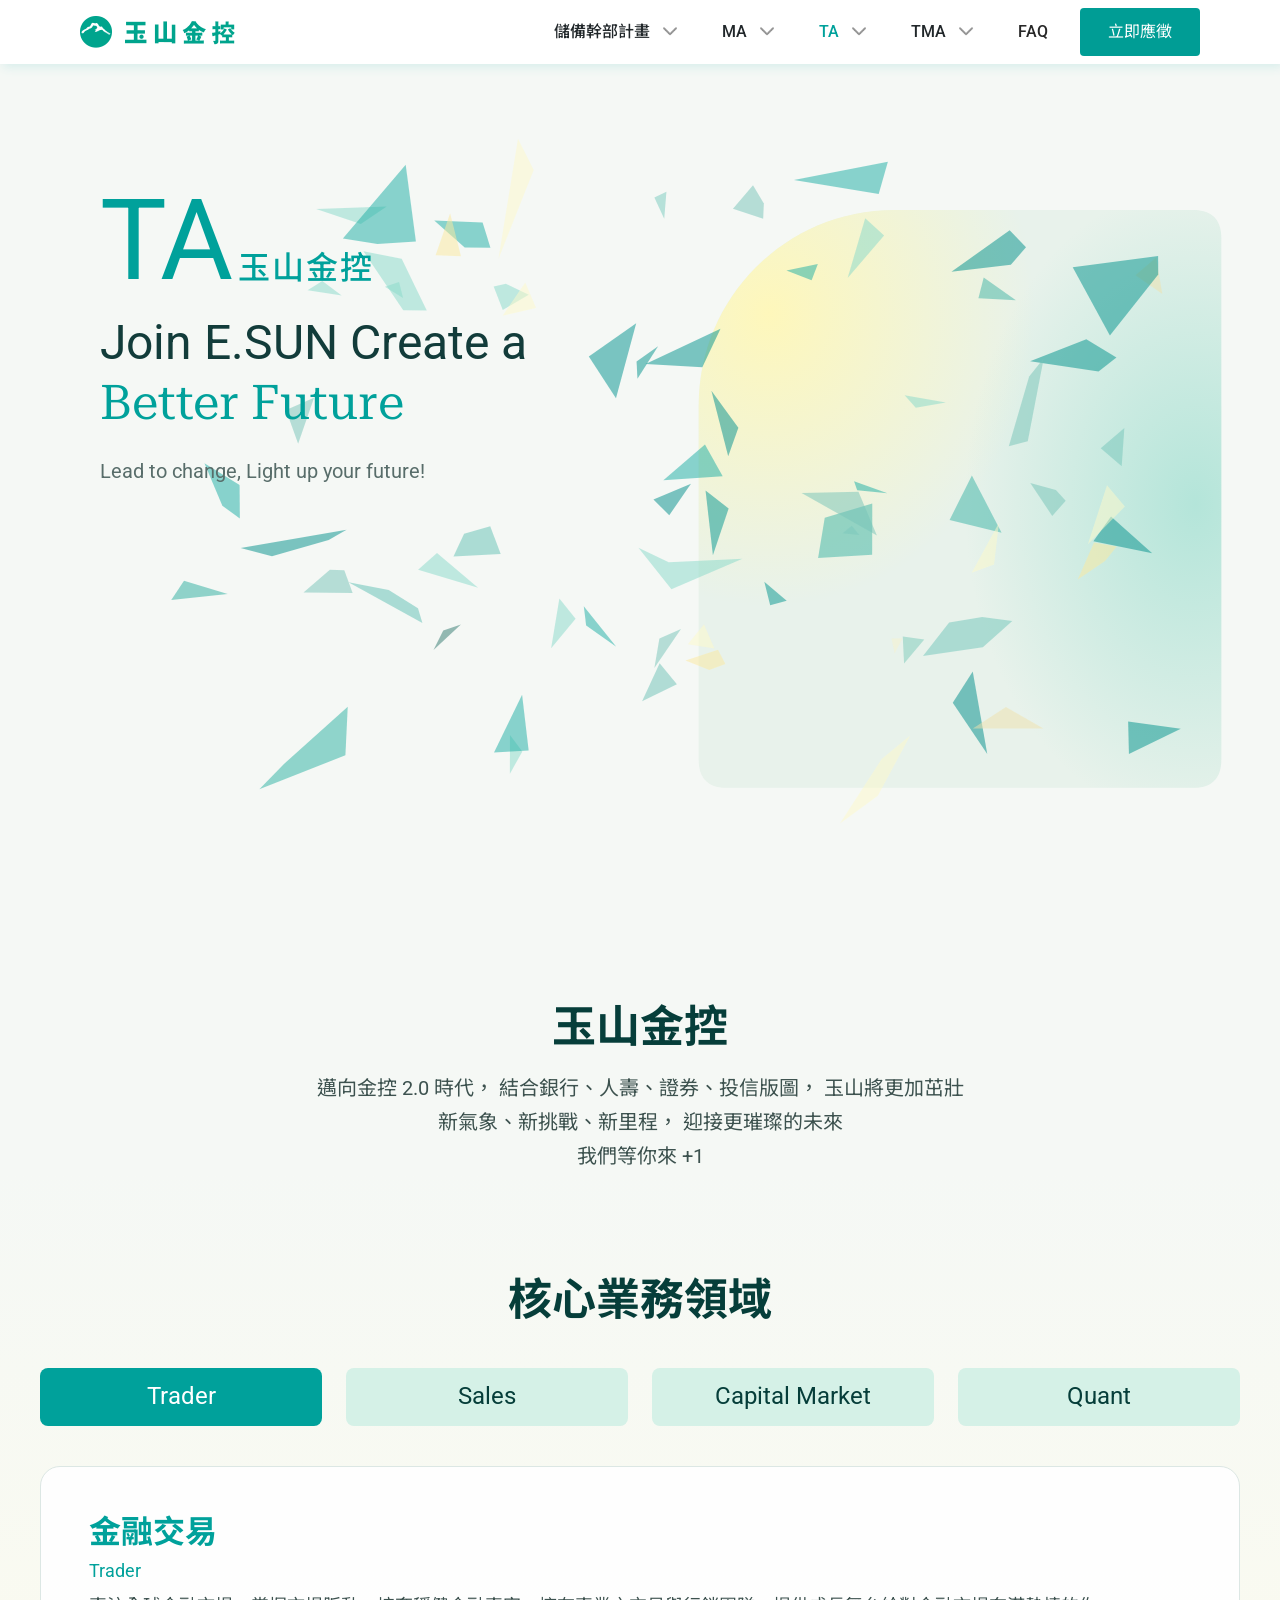
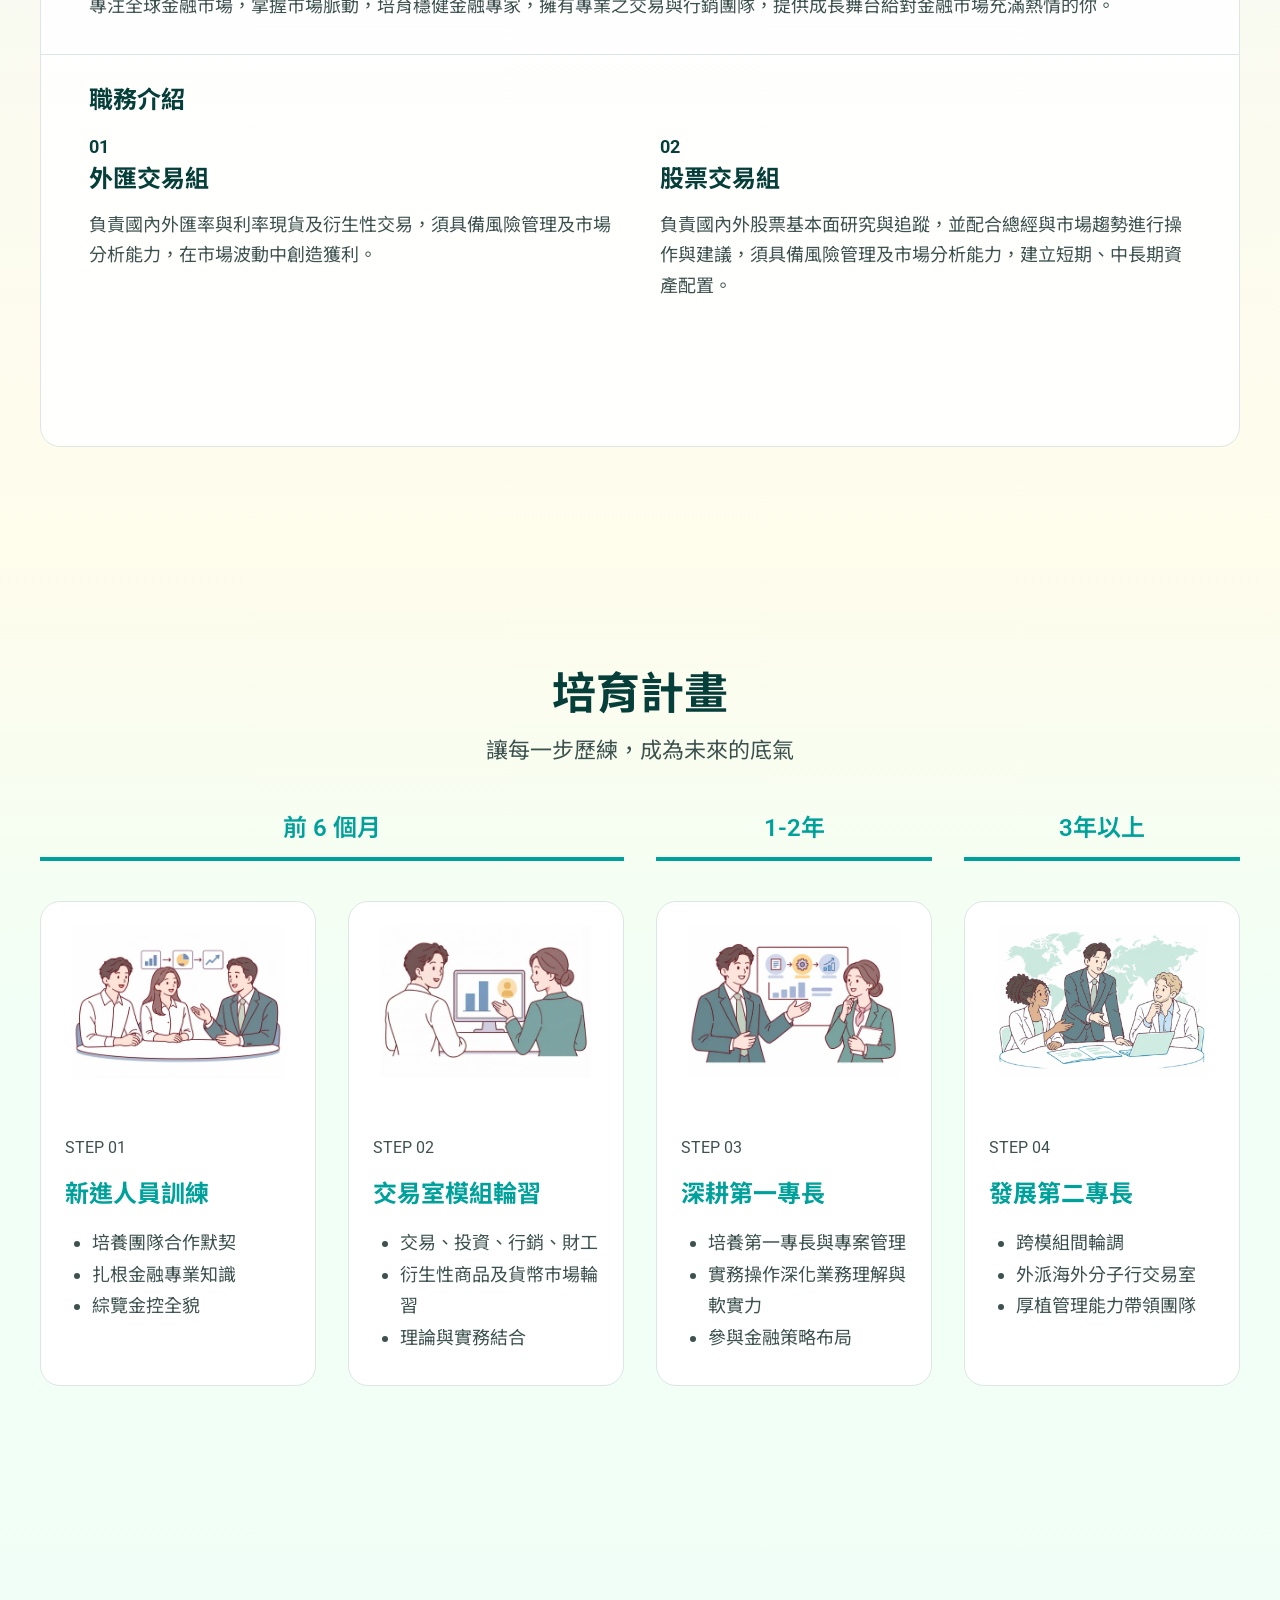
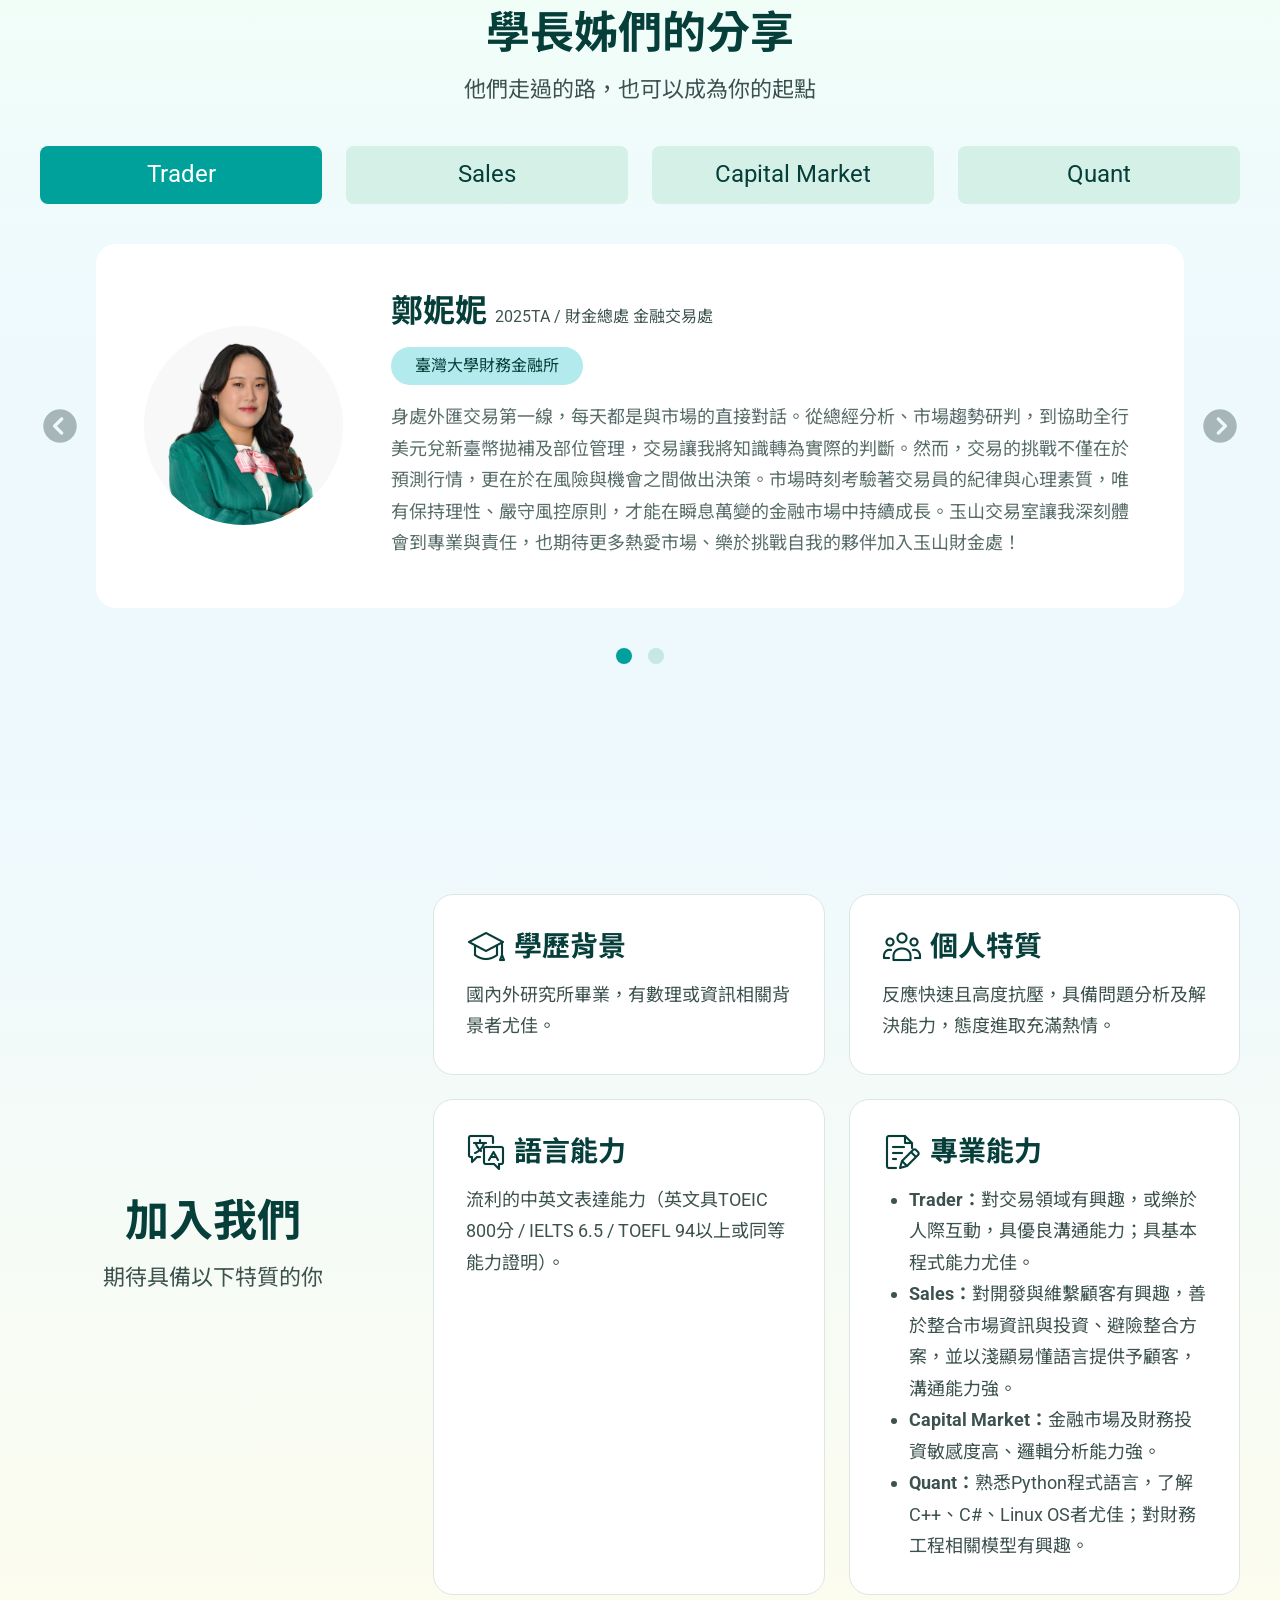
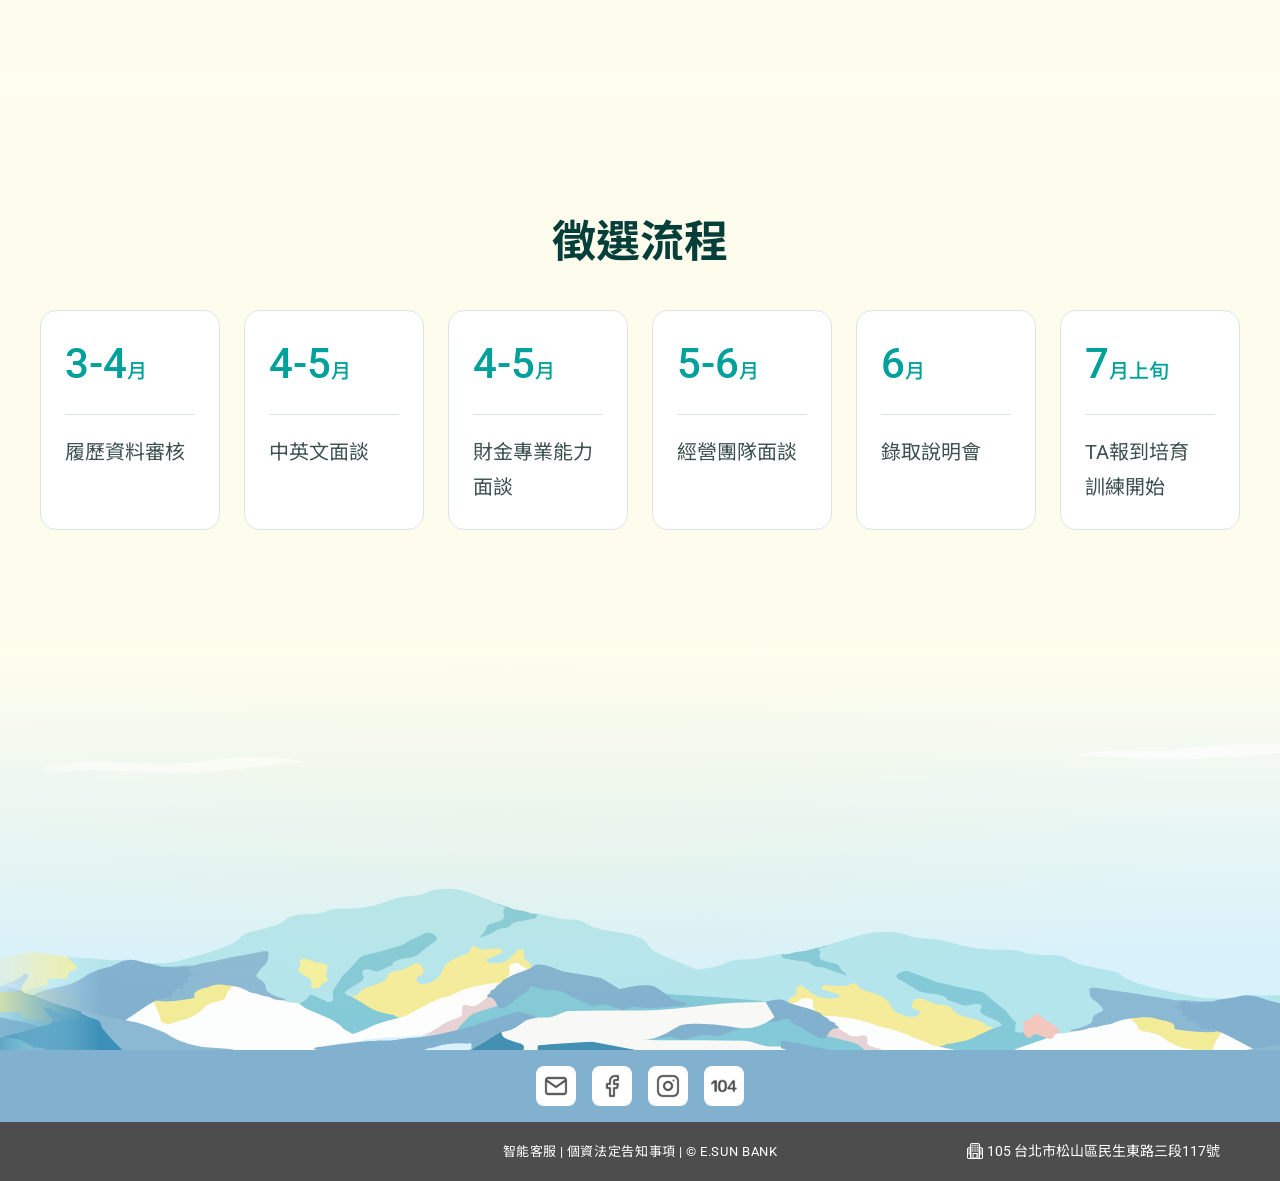
<file: ma/ta.html>
<!DOCTYPE html>
<html lang="zh-Hant">

<head>
    <title>TA 玉山金控儲備幹部計畫｜Join E.SUN</title>
    <meta charset="UTF-8">
    <meta name="viewport" content="width=device-width, initial-scale=1.0">
    <link rel="shortcut icon" href="https://www.esunbank.com/bank/rwd/images/esun.ico">
    <meta http-equiv="X-UA-Compatible" content="ie=edge">
    <meta name="title" content="TA 玉山金控儲備幹部計畫｜Join E.SUN">
    <meta name="keywords" content="MA,TA,TMA,儲備幹部,儲備,工作,畢業,職缺,玉山金控職缺,徵才,校園徵才,交易室,科技儲備幹部,Trader,招募,MA招募,TA招募,TMA招募,機器學習工程師招募,AI工程師招募,資安職缺,三商美邦儲備幹部,人壽招募,人壽儲備幹部,玉山人壽,玉山證券招募,玉山投信招募,玉山銀行招募,玉山菁英,財務工程職缺,儲備幹部計畫,玉山人壽招募,玉山銀行儲備幹部,玉山證券儲備幹部,玉山投信儲備幹部,儲備幹部玉山,">
    <meta name="description" content="了解玉山金控 TA 財金儲備幹部計畫，探索金融交易、金融行銷、資本市場及量化分析，查看交易室輪習、資格條件與徵選流程。">
    <meta property="og:description" content="了解玉山金控 TA 財金儲備幹部計畫，探索金融交易、金融行銷、資本市場及量化分析，查看交易室輪習、資格條件與徵選流程。">
    <meta property="og:title" content="TA 玉山金控儲備幹部計畫｜Join E.SUN" />
    <meta property="og:type" content="website">
    <meta property="og:url" content="https://event.esunbank.com.tw/mkt/ma/ta.html">
    <meta property="og:image" content="https://event.esunbank.com.tw/mkt/ma/img/first-banner-og-img.webp">
    <meta property="og:image:type" content="image/webp">
    <meta property="og:image:width" content="1200">
    <meta property="og:image:height" content="630">
    <meta property="og:site_name" content="TA 玉山金控儲備幹部計畫｜Join E.SUN" />
    <!-- 樣式順序：瀏覽器預設校正 → 網站共用樣式 -->
    <link rel="stylesheet" href="css/common/fonts.css">
    <link rel="stylesheet" type="text/css" href="css/plugin/normalize.min.css" />
    <link rel="stylesheet" type="text/css" href="css/common/HeaderFooter.css" />
    <link rel="stylesheet" href="css/home.css">
    <link rel="stylesheet" href="css/ma.css">
    <link rel="stylesheet" href="css/ta.css">
    <!-- Anti-flicker snippet (recommended)  -->
<script>
        (function (a, s, y, n, c, h, i, d, e) {
            s.className += ' ' + y;
            h.start = 1 * new Date;
            h.end = i = function () {
                s.className = s.className.replace(RegExp(' ?' + y), '')
            };
            (a[n] = a[n] || []).hide = h;
            setTimeout(function () {
                i();
                h.end = null
            }, c);
            h.timeout = c;
        })(window, document.documentElement, 'async-hide', 'dataLayer', 3000, {
            'GTM-5LLQXL': true
        });
    </script>
    <!-- Google Tag Manager -->
    <script>
        (function(w, d, s, l, i)
        {
            w[l] = w[l] || [];
            w[l].push(
            {
                'gtm.start': new Date().getTime(),
                event: 'gtm.js'
            });
            var f = d.getElementsByTagName(s)[0],
                j = d.createElement(s),
                dl = l != 'dataLayer' ? '&l=' + l : '';
            j.async = true;
            j.src =
                'https://www.googletagmanager.com/gtm.js?id=' + i + dl;
            f.parentNode.insertBefore(j, f);
        })(window, document, 'script', 'dataLayer', 'GTM-5LLQXL');
    </script>
    <!-- End Google Tag Manager -->
</head>

<body>
    <!-- Google Tag Manager (noscript) -->
    <noscript>
        <iframe src="https://www.googletagmanager.com/ns.html?id=GTM-5LLQXL" height="0" width="0" style="display:none;visibility:hidden" sandbox></iframe>
    </noscript>
    <!-- End Google Tag Manager (noscript) -->
    <!-- Header -->
    <header id="header">
        <div class="container clearfix">
            <button type="button" id="toggle" aria-label="開啟導覽選單" aria-expanded="false" aria-controls="main-navigation"><span></span></button>
            <div class="head_logo">
                <a class="ef_tracking esunlogo" href="https://www.esunbank.com/zh-tw/personal" target="_blank"><img src="img/HeaderFooter/logo-esun.webp" fetchpriority="high" class="img-responsive" alt="玉山銀行"></a>
            </div>
            <nav class="main-nav" id="main-navigation" aria-label="主要導覽">
                <ul class="anchor">
                    <li class="nav-dropdown">
                        <button type="button" class="ef_tracking nav-dropdown-toggle" aria-expanded="false" aria-controls="submenu-plan">
                            儲備幹部計畫<img src="img/icon-arrow-down.webp" class="nav-dropdown-icon" width="24" height="24" alt="">
                        </button>
                        <ul class="nav-submenu" id="submenu-plan" hidden>
                            <li><a class="ef_tracking" href="index.html#main-content">3A 介紹</a></li>
                            <li><a class="ef_tracking" href="index.html#projects">金控專案</a></li>
                            <li><a class="ef_tracking" href="index.html#international">國際舞台</a></li>
                            <li><a class="ef_tracking" href="index.html#fintech">金融科技</a></li>
                            <li><a class="ef_tracking" href="index.html#learning">多元創新</a></li>
                        </ul>
                    </li>
                    <li class="nav-dropdown">
                        <button type="button" class="ef_tracking nav-dropdown-toggle" aria-current="page" aria-expanded="false" aria-controls="submenu-ma">
                            MA<img src="img/icon-arrow-down.webp" class="nav-dropdown-icon" width="24" height="24" alt="">
                        </button>
                        <ul class="nav-submenu" id="submenu-ma" hidden>
                            <li><a class="ef_tracking" href="ma.html#section-1">子公司介紹</a></li>
                            <li><a class="ef_tracking" href="ma.html#section-2">核心業務領域</a></li>
                            <li><a class="ef_tracking" href="ma.html#section-3">培育計畫</a></li>
                            <li><a class="ef_tracking" href="ma.html#section-4">學長姊心得</a></li>
                            <li><a class="ef_tracking" href="ma.html#section-5">資格條件</a></li>
                            <li><a class="ef_tracking" href="ma.html#section-6">甄選流程</a></li>
                        </ul>
                    </li>
                    <li class="nav-dropdown">
                        <button type="button" class="ef_tracking nav-dropdown-toggle active" aria-expanded="false" aria-controls="submenu-ta">
                            TA<img src="img/icon-arrow-down.webp" class="nav-dropdown-icon" width="24" height="24" alt="">
                        </button>
                        <ul class="nav-submenu" id="submenu-ta" hidden>
                            <li><a class="ef_tracking" href="ta.html#section-2">核心業務領域</a></li>
                            <li><a class="ef_tracking" href="ta.html#section-3">培育計畫</a></li>
                            <li><a class="ef_tracking" href="ta.html#section-4">學長姊心得</a></li>
                            <li><a class="ef_tracking" href="ta.html#section-5">資格條件</a></li>
                            <li><a class="ef_tracking" href="ta.html#section-6">甄選流程</a></li>
                        </ul>
                    </li>
                    <li class="nav-dropdown">
                        <button type="button" class="ef_tracking nav-dropdown-toggle" aria-expanded="false" aria-controls="submenu-tma">
                            TMA<img src="img/icon-arrow-down.webp" class="nav-dropdown-icon" width="24" height="24" alt="">
                        </button>
                        <ul class="nav-submenu" id="submenu-tma" hidden>
                            <li><a class="ef_tracking" href="tma.html#section-2">核心業務領域</a></li>
                            <li><a class="ef_tracking" href="tma.html#section-3">培育計畫</a></li>
                            <li><a class="ef_tracking" href="tma.html#section-4">學長姊心得</a></li>
                            <li><a class="ef_tracking" href="tma.html#section-5">資格條件</a></li>
                            <li><a class="ef_tracking" href="tma.html#section-6">甄選流程</a></li>
                        </ul>
                    </li>
                    <li><a class="ef_tracking nav-direct-link" href="faq.html">FAQ</a></li>
                    <li><a class="ef_tracking btn_join" href="#">立即應徵</a></li>
                </ul>
            </nav>
        </div>
    </header>
    <!-- End Header -->
    <a class="skip-link" href="#main-content">跳至主要內容</a>
    <main id="main-content" class="home-main ma-main">
        <h1 id="page-title" class="seo-h1"> 玉山金控 TA 財金儲備幹部計畫｜金融交易與交易室輪習</h1>
        <!-- 01 首屏-->
        <section class="home-hero" id="hero" aria-labelledby="hero-title">
            <!-- 動態背景：山體、紙飛機與微粒 -->
            <canvas id="hero-canvas" class="hero-animation" aria-hidden="true"></canvas>
            <div class="home-container hero-content">
                <h2 id="hero-title" class="animate__animated animate__slideInLeft"><span class="ma-hero-name">TA<small>玉山金控</small></span></h2>
                <div class="ma-hero-support animate__animated animate__slideInLeft" lang="en">
                    <p class="ma-hero-message">Join E.SUN Create a<br><span class="hero-serif">Better Future</span></p>
                    <p class="hero-tagline">Lead to change, Light up your future!</p>
                </div>
            </div>
        </section>
        <!-- 02 子公司介紹 -->
        <section class="ma-section ma-companies" id="section-1" aria-labelledby="companies-title">
            <div class="ma-container">
                <div class="ma-heading ma-layer">
                    <h2 id="companies-title">玉山金控</h2>
                    <p class="ma-company-intro">
                        <span class="ma-intro-paragraph">
                            <span class="ma-intro-line">邁向金控 2.0 時代<span class="ma-intro-comma">，</span>
                            </span>
                            <span class="ma-intro-line">結合銀行、人壽、<span class="ma-intro-word">證券</span>、投信版圖<span class="ma-intro-comma">，</span>
                            </span>
                            <span class="ma-intro-line">玉山將更加茁壯</span>
                        </span>
                        <span class="ma-intro-paragraph">
                            <span class="ma-intro-line">新氣象、新挑戰、新里程<span class="ma-intro-comma">，</span>
                            </span>
                            <span class="ma-intro-line">迎接更璀璨的未來</span>
                        </span>
                        <span class="ma-intro-paragraph">我們等你來 +1</span>
                    </p>
                </div>
            </div>
        </section>
        <!-- 核心業務領域 -->
        <section class="ma-section ma-business" id="section-2" aria-labelledby="business-title">
            <div class="ma-container">
                <div class="ma-heading ma-layer">
                    <h2 id="business-title">核心業務領域</h2>
                </div>
                <div class="ma-tabs ma-layer ta-tabs" role="tablist" aria-label="選擇專業領域">
                    <button type="button" role="tab" id="ta-tab-0" aria-selected="true" aria-controls="ta-panel-0" tabindex="0">Trader</button>
                    <button type="button" role="tab" id="ta-tab-1" aria-selected="false" aria-controls="ta-panel-1" tabindex="-1">Sales</button>
                    <button type="button" role="tab" id="ta-tab-2" aria-selected="false" aria-controls="ta-panel-2" tabindex="-1">Capital Market</button>
                    <button type="button" role="tab" id="ta-tab-3" aria-selected="false" aria-controls="ta-panel-3" tabindex="-1">Quant</button>
                </div>
                <div class="ma-layer">
                    <div class="ma-business-content ta-panel" role="tabpanel" id="ta-panel-0" aria-labelledby="ta-tab-0" tabindex="0">
                        <div class="ma-business-intro">
                            <h3>金融交易</h3>
                            <p class="ma-en" lang="en">Trader</p>
                            <p>專注全球金融市場，掌握市場脈動，培育穩健金融專家，擁有專業之交易與行銷團隊，提供成長舞台給對金融市場充滿熱情的你。</p>
                        </div>
                        <div class="ma-expertise">
                            <h4>職務介紹</h4>
                            <div class="ta-expertise-grid">
                                <article>
                                    <p class="ma-number">01</p>
                                    <h5>外匯交易組</h5>
                                    <p>負責國內外匯率與利率現貨及衍生性交易，須具備風險管理及市場分析能力，在市場波動中創造獲利。</p>
                                </article>
                                <article>
                                    <p class="ma-number">02</p>
                                    <h5>股票交易組</h5>
                                    <p>負責國內外股票基本面研究與追蹤，並配合總經與市場趨勢進行操作與建議，須具備風險管理及市場分析能力，建立短期、中長期資產配置。</p>
                                </article>
                            </div>
                        </div>
                    </div>
                    <div class="ma-business-content ta-panel" role="tabpanel" id="ta-panel-1" aria-labelledby="ta-tab-1" tabindex="0" hidden>
                        <div class="ma-business-intro">
                            <h3>金融行銷</h3>
                            <p class="ma-en" lang="en">Sales</p>
                            <p>培育具備利匯率市場洞察、金融商品專業及敏銳度，能針對機構法人、企業、高端客群進行避險、投資等業務經營開發能力之交易室金融行銷菁英。</p>
                        </div>
                        <div class="ma-expertise">
                            <h4>職務介紹</h4>
                            <div class="ta-expertise-grid">
                                <article>
                                    <p class="ma-number">01</p>
                                    <h5>財務行銷-避險組</h5>
                                    <p>從事外匯、利率等金融商品運用，提供國內外企業金融市場資訊與產品報價；主要機構及法人顧客避險及財務規劃與執行。</p>
                                </article>
                                <article>
                                    <p class="ma-number">02</p>
                                    <h5>財務行銷-投資組</h5>
                                    <p>進行債券、結構型商品等金融商品應用與資產配置，專責提供個、法人等高淨值顧客投資建議與交易執行。</p>
                                </article>
                            </div>
                        </div>
                    </div>
                    <div class="ma-business-content ta-panel" role="tabpanel" id="ta-panel-2" aria-labelledby="ta-tab-2" tabindex="0" hidden>
                        <div class="ma-business-intro">
                            <h3>資本市場</h3>
                            <p class="ma-en" lang="en">Capital Market</p>
                            <p>培育頂尖資本市場專家，剖析總體經濟、信用及利率市場脈動，掌握跨市場、多幣別的資金配置機會。</p>
                        </div>
                        <div class="ma-expertise">
                            <h4>職務介紹</h4>
                            <div class="ta-expertise-grid">
                                <article>
                                    <p class="ma-number">01</p>
                                    <h5>固定收益投資-信用組</h5>
                                    <p>進行投資標的之產業研究及財務分析，找尋潛在投資標的以及機會，並掌握信用市場變化，制定投資策略並進行後續部位管理。</p>
                                </article>
                                <article>
                                    <p class="ma-number">02</p>
                                    <h5>固定收益投資-利率組</h5>
                                    <p>從事總體經濟研究，針對證券化商品以及公債投資，並結合House view，制定操作策略，與定期管理操作部位。</p>
                                </article>
                            </div>
                        </div>
                    </div>
                    <div class="ma-business-content ta-panel" role="tabpanel" id="ta-panel-3" aria-labelledby="ta-tab-3" tabindex="0" hidden>
                        <div class="ma-business-intro">
                            <h3>量化分析</h3>
                            <p class="ma-en" lang="en">Quant</p>
                            <p>躍身為頂尖的財務工程專家。藉助財務模型知識、數據分析技巧與程式實作能力，剖析市場潛在的獲利機會，成為交易室獲利的加速引擎。</p>
                        </div>
                        <div class="ma-expertise">
                            <h4>職務介紹</h4>
                            <div class="ta-expertise-grid">
                                <article>
                                    <p class="ma-number">01</p>
                                    <h5>財務模型開發</h5>
                                    <p>針對財務工程的核心模型，透過程式語言將理論結合實務作研究開發，持續累積財工與程式之應用能力。</p>
                                </article>
                                <article>
                                    <p class="ma-number">02</p>
                                    <h5>量化開發</h5>
                                    <p>量化領域的資訊人員，負責交易及評價業務應用程式開發，培訓著重於框架應用及交易平台的功能開發。</p>
                                </article>
                                <article>
                                    <p class="ma-number">03</p>
                                    <h5>量化研究</h5>
                                    <p>研發股債匯市相關交易策略與預測模型，以Python開發套件進行時間序列、計量分析、AI等相關模型研發。</p>
                                </article>
                            </div>
                        </div>
                    </div>
                </div>
            </div>
        </section>
        <!-- 04 培育計畫 -->
        <section class="ma-section ma-training" id="section-3" aria-labelledby="training-title">
            <div class="ma-container">
                <div class="ma-heading ma-layer">
                    <h2 id="training-title">培育計畫</h2>
                    <p>讓每一步歷練，成為未來的底氣</p>
                </div>
                <div class="ma-training-periods ma-layer" aria-hidden="true">
                    <div>前 6 個月</div>
                    <div>1-2年</div>
                    <div>3年以上</div>
                </div>
                <div class="ma-training-grid">
                    <article class="ma-training-card ma-layer">
                        <p class="ma-mobile-period">前 6 個月</p>
                        <div class="ma-training-image"><img src="img/ma/training-step1.webp" alt="新進人員訓練插畫" loading="lazy" width="276" height="200"></div>
                        <div class="ma-training-copy">
                            <p class="ma-step">STEP 01</p>
                            <h3>新進人員訓練</h3>
                            <ul>
                                <li>培養團隊合作默契</li>
                                <li>扎根金融專業知識</li>
                                <li>綜覽金控全貌</li>
                            </ul>
                        </div>
                    </article>
                    <article class="ma-training-card ma-layer">
                        <p class="ma-mobile-period">前 6 個月</p>
                        <div class="ma-training-image"><img src="img/ma/training-step2.webp" alt="交易室模組輪習插畫" loading="lazy" width="276" height="200"></div>
                        <div class="ma-training-copy">
                            <p class="ma-step">STEP 02</p>
                            <h3>交易室模組輪習</h3>
                            <ul>
                                <li>交易、投資、行銷、財工</li>
                                <li>衍生性商品及貨幣巿場輪習</li>
                                <li>理論與實務結合</li>
                            </ul>
                        </div>
                    </article>
                    <article class="ma-training-card ma-layer">
                        <p class="ma-mobile-period">1-2年</p>
                        <div class="ma-training-image"><img src="img/ma/training-step3.webp" alt="深耕第一專長插畫" loading="lazy" width="276" height="200"></div>
                        <div class="ma-training-copy">
                            <p class="ma-step">STEP 03</p>
                            <h3>深耕第一專長</h3>
                            <ul>
                                <li>培養第一專長與專案管理</li>
                                <li>實務操作深化業務理解與軟實力</li>
                                <li>參與金融策略布局</li>
                            </ul>
                        </div>
                    </article>
                    <article class="ma-training-card ma-layer">
                        <p class="ma-mobile-period">3年以上</p>
                        <div class="ma-training-image"><img src="img/ma/training-step4.webp" alt="發展第二專長插畫" loading="lazy" width="276" height="200"></div>
                        <div class="ma-training-copy">
                            <p class="ma-step">STEP 04</p>
                            <h3>發展第二專長</h3>
                            <ul>
                                <li>跨模組間輪調</li>
                                <li>外派海外分子行交易室</li>
                                <li>厚植管理能力帶領團隊</li>
                            </ul>
                        </div>
                    </article>
                </div>
            </div>
        </section>
        <!-- 學長姊分享 -->
        <section class="ma-section ma-stories" id="section-4" aria-labelledby="stories-title">
            <div class="ma-container">
                <div class="ma-heading ma-layer">
                    <h2 id="stories-title">學長姊們的分享</h2>
                    <p>他們走過的路，也可以成為你的起點</p>
                </div>
                <div class="ma-tabs ma-layer ta-story-tabs" role="tablist" aria-label="選擇學長姊分享領域">
                    <button type="button" role="tab" id="ta-story-tab-0" aria-selected="true" aria-controls="ta-stories-panel" tabindex="0">Trader</button>
                    <button type="button" role="tab" id="ta-story-tab-1" aria-selected="false" aria-controls="ta-stories-panel" tabindex="-1">Sales</button>
                    <button type="button" role="tab" id="ta-story-tab-2" aria-selected="false" aria-controls="ta-stories-panel" tabindex="-1">Capital Market</button>
                    <button type="button" role="tab" id="ta-story-tab-3" aria-selected="false" aria-controls="ta-stories-panel" tabindex="-1">Quant</button>
                </div>
                <div class="ma-story-panel ma-layer" id="ta-stories-panel" role="tabpanel" aria-labelledby="ta-story-tab-0" tabindex="0">
                    <div class="ma-story-carousel" role="region" aria-roledescription="輪播" aria-label="TA 學長姊心得">
                        <button type="button" class="ma-story-arrow" id="ta-story-prev" aria-label="上一位學長姊"><img src="img/icon-chevron-left.webp" width="40" height="40" alt=""></button>
                        <div class="ma-story-stage" aria-live="polite">
                            <article data-group="trader" class="ma-story-card ta-story">
                                <div class="ma-story-portrait"><img src="img/ta/portrait/TA-鄭妮妮.webp" alt="鄭妮妮" loading="lazy"></div>
                                <div>
                                    <div class="ma-story-name">
                                        <h3>鄭妮妮</h3><span>2025TA / 財金總處 金融交易處</span>
                                    </div>
                                    <p class="ma-story-school">臺灣大學財務金融所</p>
                                    <p class="ma-story-copy">身處外匯交易第一線，每天都是與市場的直接對話。從總經分析、市場趨勢研判，到協助全行美元兌新臺幣拋補及部位管理，交易讓我將知識轉為實際的判斷。然而，交易的挑戰不僅在於預測行情，更在於在風險與機會之間做出決策。市場時刻考驗著交易員的紀律與心理素質，唯有保持理性、嚴守風控原則，才能在瞬息萬變的金融市場中持續成長。玉山交易室讓我深刻體會到專業與責任，也期待更多熱愛市場、樂於挑戰自我的夥伴加入玉山財金處！</p>
                                </div>
                            </article>
                            <article data-group="trader" class="ma-story-card ta-story" hidden>
                                <div class="ma-story-portrait"><img src="img/ta/portrait/TA-李奕昕.webp" alt="李奕昕" loading="lazy"></div>
                                <div>
                                    <div class="ma-story-name">
                                        <h3>李奕昕</h3><span>2023TA / 財金總處 金融交易處</span>
                                    </div>
                                    <p class="ma-story-school">臺灣大學經濟研究所</p>
                                    <p class="ma-story-copy">全球外匯交易24小時不間斷運作，受到廣泛關注的歐美經濟數據也經常在夜間發布，因此作為一名外匯交易員，必須時刻保持警惕並落實風險控管的紀律，以隨時面對來自市場的挑戰，並從波動中掌握趨勢，進而發掘獲利的機會。此外，我也協助管理全行外匯交易的資金流動，在維持獲利空間的同時，提供顧客具有競爭力的報價，不僅要達成顧客與銀行共贏的目標，也致力實現外匯業務的永續成長。</p>
                                </div>
                            </article>
                            <article data-group="sales" class="ma-story-card ta-story" hidden>
                                <div class="ma-story-portrait"><img src="img/ta/portrait/TA-王則翰.webp" alt="王則翰" loading="lazy"></div>
                                <div>
                                    <div class="ma-story-name">
                                        <h3>王則翰</h3><span>2022TA / 財金總處 金融交易處</span>
                                    </div>
                                    <p class="ma-story-school">英國華威商學院財務管理所</p>
                                    <p class="ma-story-copy">身為交易員，要在瞬息萬變的市場中創造價值，絕不能只專注於螢幕上的報價，更需與 Sales 團隊緊密協作。過往幾年在玉山財金處的日常中，從共同參與區域總經論壇、向客戶分享第一線的市場洞察，到陪同拜訪重點企業客戶，我們以專業的盤勢分析與交易架構，協助 Sales 團隊爭取並擴大 Flow Business 規模。交易員提供精準的市場觀點，Sales 則深入掌握客戶需求並提供產品支援，兩者的跨團隊默契，正是玉山財金處持續突破業務極限的關鍵。歡迎對金融市場充滿熱忱、渴望發揮團隊影響力的你，一起加入玉山大家庭！</p>
                                </div>
                            </article>
                            <article data-group="sales" class="ma-story-card ta-story" hidden>
                                <div class="ma-story-portrait"><img src="img/ta/portrait/TA-張懷彬.webp" alt="張懷彬" loading="lazy"></div>
                                <div>
                                    <div class="ma-story-name">
                                        <h3>張懷彬</h3><span>2021TA / 香港分行</span>
                                    </div>
                                    <p class="ma-story-school">美國波士頓學院財務金融所</p>
                                    <p class="ma-story-copy">成為玉山TA以來，感受組織對於培育人才的重視，從外匯交易員輪調至TMU，從總行外派至香港，經歷環境跟業務的變化，不變的是對財金業務的熱忱，在國際融資避險交易方面，攜手法金RM與顧客溝通，開拓客群的同時完善TMU產品線，寫下IRS及CCS交易的里程碑，讓顧客更認識來自臺灣的玉山銀行，期許能比肩香港在地外資銀行。香港作為國際金融中心，競爭相當激烈，我期待與更多志同道合的夥伴攜手打拼。</p>
                                </div>
                            </article>
                            <article data-group="capital" class="ma-story-card ta-story" hidden>
                                <div class="ma-story-portrait"><img src="img/ta/portrait/TA-簡祥育.webp" alt="簡祥育" loading="lazy"></div>
                                <div>
                                    <div class="ma-story-name">
                                        <h3>簡祥育</h3><span>2025TA / 財金總處 投資管理處</span>
                                    </div>
                                    <p class="ma-story-school">政治大學金融所</p>
                                    <p class="ma-story-copy">公債為固定收益市場的重要基石，利率不僅反映市場對總體經濟的預期，更是金融資產定價的重要依據。我們每天透過分析全球經濟數據、央行貨幣政策及國際金融市場動態，掌握市場脈動，尋找投資機會。此外，透過參與外商投行舉辦的研討會，以及與債券發行人直接交流，深入了解不同市場的投資趨勢與發展機會。歡迎對投資交易懷抱熱情的你，加入玉山的團隊，一同在實戰中探索債券市場！</p>
                                </div>
                            </article>
                            <article data-group="capital" class="ma-story-card ta-story" hidden>
                                <div class="ma-story-portrait"><img src="img/ta/portrait/TA-翁定文.webp" alt="翁定文" loading="lazy"></div>
                                <div>
                                    <div class="ma-story-name">
                                        <h3>翁定文</h3><span>2023TA / 財金總處 投資管理處</span>
                                    </div>
                                    <p class="ma-story-school">英國倫敦政經學院經濟研究所</p>
                                    <p class="ma-story-copy">身為債券交易員，我每日密切追蹤各已開發國家之總體經濟與利率走勢，精準判斷進場點位。除了公債的交易業務，我也同時負責證券化市場投資，運用豐富研究資源，與國際投資銀行之交易員交流，第一手掌握市場上各大投資人資金流向，且透過赴海外參與研討會，深入了解當地市場，甚至有機會與美國三大證券化擔保機構面對面討論房市看法，讓我持續培養對資本市場的敏銳度。如果你渴望站在全球金融市場的最前線，玉山 TA 是你的最佳舞台！</p>
                                </div>
                            </article>
                            <article data-group="capital" class="ma-story-card ta-story" hidden>
                                <div class="ma-story-portrait"><img src="img/ta/portrait/TA-羅亦方.webp" alt="羅亦方" loading="lazy"></div>
                                <div>
                                    <div class="ma-story-name">
                                        <h3>羅亦方</h3><span>2017TA / 新加坡分行</span>
                                    </div>
                                    <p class="ma-story-school">澳洲墨爾本大學國際貿易所</p>
                                    <p class="ma-story-copy">海外分行交易室是快速累積財金實戰經驗的最佳舞台。交易室需即時掌握分行資產負債結構與市場動態，並積極配合業務需求推動創新金融商品與服務，如2027年將全力發展衍生性商品避險業務，同時持續關注國際金融市場及同業發展趨勢，在競爭激烈的海外市場中創造差異化優勢。</p>
                                </div>
                            </article>
                            <article data-group="quant" class="ma-story-card ta-story" hidden>
                                <div class="ma-story-portrait"><img src="img/ta/portrait/TA-葉昊亞.webp" alt="葉昊亞" loading="lazy"></div>
                                <div>
                                    <div class="ma-story-name">
                                        <h3>葉昊亞</h3><span>2020TA / 財金總處 創新研發部</span>
                                    </div>
                                    <p class="ma-story-school">臺灣大學財務金融所</p>
                                    <p class="ma-story-copy">作為交易室的創新核心，Quant Team致力於開發卓越的量化交易策略。團隊在穩健經營外匯市場的基礎上，正將研究觸角延伸至利率及股價指數期貨等多元金融商品。這份工作的核心價值，在於利用嚴謹的數理模型解析數據，把市場洞見具體化為穩定、自動化的獲利系統。成為一名Quant Researcher，除了必須具備數理統計與程式技能外，更要有足夠的耐心與毅力去度過漫長的策略驗證期。這是一個充滿挑戰與機會的領域，非常歡迎優秀人才共同投入探索。</p>
                                </div>
                            </article>
                            <article data-group="quant" class="ma-story-card ta-story" hidden>
                                <div class="ma-story-portrait"><img src="img/ta/portrait/TA-賴柏任.webp" alt="賴柏任" loading="lazy"></div>
                                <div>
                                    <div class="ma-story-name">
                                        <h3>賴柏任</h3><span>2019TA / 財金總處 創新研發部</span>
                                    </div>
                                    <p class="ma-story-school">臺灣大學財務金融所</p>
                                    <p class="ma-story-copy">想讓複雜的交易邏輯自動化地在真實市場中變現嗎？身為量化交易員，我們穿梭在外匯、利率與股指期貨的高頻數據中尋找機會。 在這裡，你將淬鍊兩大核心： 第一是「邏輯策略」：經過縝密模型回測，將統計理論化為交易聖杯，看見親手打造的策略自動獲利，成就感無與倫比； 第二是「交易引擎」：參與架構設計與調校，挑戰高頻數據與低延遲，打磨出極致穩定的系統。帶上你的數理與程式魂，與我們一起Quant trading！</p>
                                </div>
                            </article>
                        </div>
                        <button type="button" class="ma-story-arrow" id="ta-story-next" aria-label="下一位學長姊"><img src="img/icon-chevron-right.webp" width="40" height="40" alt=""></button>
                    </div>
                    <div class="ma-story-dots" id="ta-story-dots" aria-label="選擇學長姊心得"></div>
                </div>
            </div>
        </section>
        <!-- 06 資格條件 -->
        <section class="ma-section ma-qualifications" id="section-5" aria-labelledby="qualifications-title">
            <div class="ma-container ma-qualification-layout">
                <div class="ma-heading ma-layer">
                    <h2 id="qualifications-title">加入我們</h2>
                    <p>期待具備以下特質的你</p>
                </div>
                <div class="ma-qualification-grid">
                    <article class="ma-card ma-layer">
                        <h3><img src="img/icon-education.webp" alt="">學歷背景</h3>
                        <div>國內外研究所畢業，有數理或資訊相關背景者尤佳。</div>
                    </article>
                    <article class="ma-card ma-layer">
                        <h3><img src="img/icon-teamwork.webp" alt="">個人特質</h3>
                        <div>反應快速且高度抗壓，具備問題分析及解決能力，態度進取充滿熱情。</div>
                    </article>
                    <article class="ma-card ma-layer">
                        <h3><img src="img/icon-language.webp" alt="">語言能力</h3>
                        <div>流利的中英文表達能力（英文具TOEIC 800分 / IELTS 6.5 / TOEFL 94以上或同等能力證明）。
                        </div>
                    </article>
                    <article class="ma-card ma-layer">
                        <h3><img src="img/icon-document.webp" alt="">專業能力</h3>
                        <div>
                            <ul>
                                <li><b>Trader：</b>對交易領域有興趣，或樂於人際互動，具優良溝通能力；具基本程式能力尤佳。</li>
                                <li><b>Sales：</b>對開發與維繫顧客有興趣，善於整合市場資訊與投資、避險整合方案，並以淺顯易懂語言提供予顧客，溝通能力強。</li>
                                <li><b>Capital Market：</b>金融市場及財務投資敏感度高、邏輯分析能力強。</li>
                                <li><b>Quant：</b>熟悉Python程式語言，了解C++、C#、Linux OS者尤佳；對財務工程相關模型有興趣。</li>
                            </ul>
                        </div>
                    </article>
                </div>
            </div>
        </section>
        <!-- 07 甄選流程 -->
        <section class="ma-section ma-selection" id="section-6" aria-labelledby="selection-title">
            <div class="ma-container">
                <div class="ma-heading ma-layer">
                    <h2 id="selection-title">徵選流程</h2>
                </div>
                <ol class="ma-selection-grid">
                    <li class="ma-card ma-layer">
                        <p class="ma-date">3-4<small>月</small></p>
                        <p>履歷資料審核</p>
                    </li>
                    <li class="ma-card ma-layer">
                        <p class="ma-date">4-5<small>月</small></p>
                        <p>中英文面談</p>
                    </li>
                    <li class="ma-card ma-layer">
                        <p class="ma-date">4-5<small>月</small></p>
                        <p>財金專業能力面談</p>
                    </li>
                    <li class="ma-card ma-layer">
                        <p class="ma-date">5-6<small>月</small></p>
                        <p>經營團隊面談</p>
                    </li>
                    <li class="ma-card ma-layer">
                        <p class="ma-date">6<small>月</small></p>
                        <p>錄取說明會</p>
                    </li>
                    <li class="ma-card ma-layer">
                        <p class="ma-date">7<small>月上旬</small></p>
                        <p>TA報到培育<br>訓練開始</p>
                    </li>
                </ol>
            </div>
        </section>
        <!-- 08 應徵邀請-->
        <section class="apply-section" id="apply" aria-labelledby="apply-title">
            <div class="home-container apply-content">
                <h2 id="apply-title">來玉山~ <span class="apply-title-second-line">你會有更精彩的未來</span></h2><a class="home-button apply-button" data-apply-link href="#">立即應徵</a>
            </div>
        </section>
    </main>
    <nav class="footer-contact" aria-label="聯繫玉山與社群連結">
        <a class="footer-contact-link" href="mailto:HR-MA@esunbank.com" aria-label="Email 聯繫玉山"><img src="img/icon-mail.webp" width="40" height="40" alt="" loading="lazy"></a>
        <a class="footer-contact-link" href="https://www.facebook.com/esuncat" aria-label="玉山 Facebook" target="_blank"><img src="img/icon-facebook.webp" width="40" height="40" alt="" loading="lazy"></a>
        <a class="footer-contact-link" href="https://www.instagram.com/esun.efingo/" aria-label="玉山 Instagram" target="_blank"><img src="img/icon-Instagram.webp" width="40" height="40" alt="" loading="lazy"></a>
        <a class="footer-contact-link" href="https://www.104.com.tw/company/13quahyo" aria-label="玉山 104 徵才" target="_blank"><img src="img/icon-104.webp" width="40" height="40" alt="" loading="lazy"></a>
    </nav>
    <!-- Footer -->
    <footer class="footer">
        <div class="container">
            <ul class="link">
                <li><a href="https://esun.co/bevent" target="_blank">智能客服</a>
                </li>
                <li>|</li>
                <li><a href="https://www.esunbank.com.tw/bank/about/announcement/privacy/privacy-statement" target="_blank">個資法定告知事項</a> </li>
                <li>|</li>
                <li class="copy"><a>&copy; E.SUN BANK</a></li>
            </ul>
            <div class="footer-address"><img src="img/HeaderFooter/icon-address.webp" alt="">105 台北市松山區民生東路三段117號</div>
        </div>
    </footer>
    <!-- End Footer -->
    <!-- 浮動按鈕 -->
    <div class="float_btn">
        <div class="float_action_group">
            <!-- 浮動按鈕在此新增，最多兩個 -->
            <div class="float_action_btn action_txt_btn float_btn_red">
                <button type="button" class="campus-open" aria-haspopup="dialog" aria-controls="campus-dialog"><span>校園</span><span>徵才</span></button>
            </div>
            <!-- top按鈕 -->
            <button type="button" id="gotop" aria-label="回到頁面頂端">
                <img src="img/HeaderFooter/top.svg" class="img-responsive" alt="">
            </button>
            <!-- top按鈕End -->
            <!-- 浮動按鈕在此新增，最多兩個End -->
        </div>
    </div>
    <!-- 浮動按鈕End -->
    <!-- 校園徵才彈窗：直接修改下方表格即可更新場次。 -->
    <dialog id="campus-dialog" class="campus-dialog" aria-labelledby="campus-title">
        <button type="button" class="campus-close" aria-label="關閉校園徵才視窗"></button>
        <h2 id="campus-title">2027校園徵才</h2>
        <div class="campus-tabs" role="tablist" aria-label="校園徵才類別">
            <button type="button" id="campus-fair-tab" role="tab" aria-selected="true" aria-controls="campus-fair" tabindex="0">博覽會</button>
            <button type="button" id="campus-talk-tab" role="tab" aria-selected="false" aria-controls="campus-talk" tabindex="-1">說明會</button>
        </div>
        <div id="campus-fair" role="tabpanel" aria-labelledby="campus-fair-tab" tabindex="0">
            <table class="campus-table">
                <thead>
                    <tr>
                        <th scope="col">場次</th>
                        <th scope="col">日期</th>
                        <th scope="col">時間</th>
                    </tr>
                </thead>
                <tbody>
                    <tr>
                        <td>臺灣大學</td>
                        <td>3/6(六)</td>
                        <td>09:30-16:30</td>
                    </tr>
                    <tr>
                        <td>台北大學</td>
                        <td>3/10(三)</td>
                        <td>10:00-15:30</td>
                    </tr>
                    <tr>
                        <td>陽明交通大學</td>
                        <td>3/13(六)</td>
                        <td>10:00-16:00</td>
                    </tr>
                    <tr>
                        <td>中山大學</td>
                        <td>3/13(六)</td>
                        <td>10:00-16:00</td>
                    </tr>
                    <tr>
                        <td>成功大學</td>
                        <td>3/14(日)</td>
                        <td>10:00-15:00</td>
                    </tr>
                    <tr>
                        <td>政治大學</td>
                        <td>3/19(五)</td>
                        <td>10:00-16:00</td>
                    </tr>
                    <tr>
                        <td>清華大學</td>
                        <td>3/20(六)</td>
                        <td>10:00-16:00</td>
                    </tr>
                    <tr>
                        <td>中央大學</td>
                        <td>3/21(日)</td>
                        <td>09:30-15:30</td>
                    </tr>
                </tbody>
            </table>
        </div>
        <div id="campus-talk" role="tabpanel" aria-labelledby="campus-talk-tab" tabindex="0" hidden>
            <table class="campus-table">
                <thead>
                    <tr>
                        <th scope="col">場次</th>
                        <th scope="col">日期</th>
                        <th scope="col">時間</th>
                    </tr>
                </thead>
                <tbody>
                    <tr>
                        <td>臺灣科大</td>
                        <td>3/8(一)</td>
                        <td>12:20-13:10</td>
                    </tr>
                    <tr>
                        <td>中正大學</td>
                        <td>3/9(二)</td>
                        <td>12:10-13:00</td>
                    </tr>
                    <tr>
                        <td>中央大學</td>
                        <td>3/11(四)</td>
                        <td>14:10-15:00</td>
                    </tr>
                    <tr>
                        <td>中山大學</td>
                        <td>3/12(五)</td>
                        <td>12:30-13:30</td>
                    </tr>
                    <tr>
                        <td>台灣大學</td>
                        <td>3/15(一)</td>
                        <td>12:10-13:00</td>
                    </tr>
                    <tr>
                        <td>清華大學</td>
                        <td>3/16(二)</td>
                        <td>13:20-14:10</td>
                    </tr>
                </tbody>
            </table>
        </div>
    </dialog>
    <!-- 載入順序：jQuery → FastClick → 網站互動 -->
    <script src="js/plugin/jquery.min.js"></script>
    <script src="js/plugin/fastclick.min.js"></script>
    <script src="js/common/headerFooter.js"></script>
    <script src="js/home.js" defer></script>
    <script src="js/hero-animation.js" defer></script>
    <script src="js/home-motion.js" defer></script>
    <script src="js/campus-dialog.js" defer></script>
    <script src="js/story-swipe.js" defer></script>
    <script src="js/ta.js" defer></script>
</body>

</html>
</file>
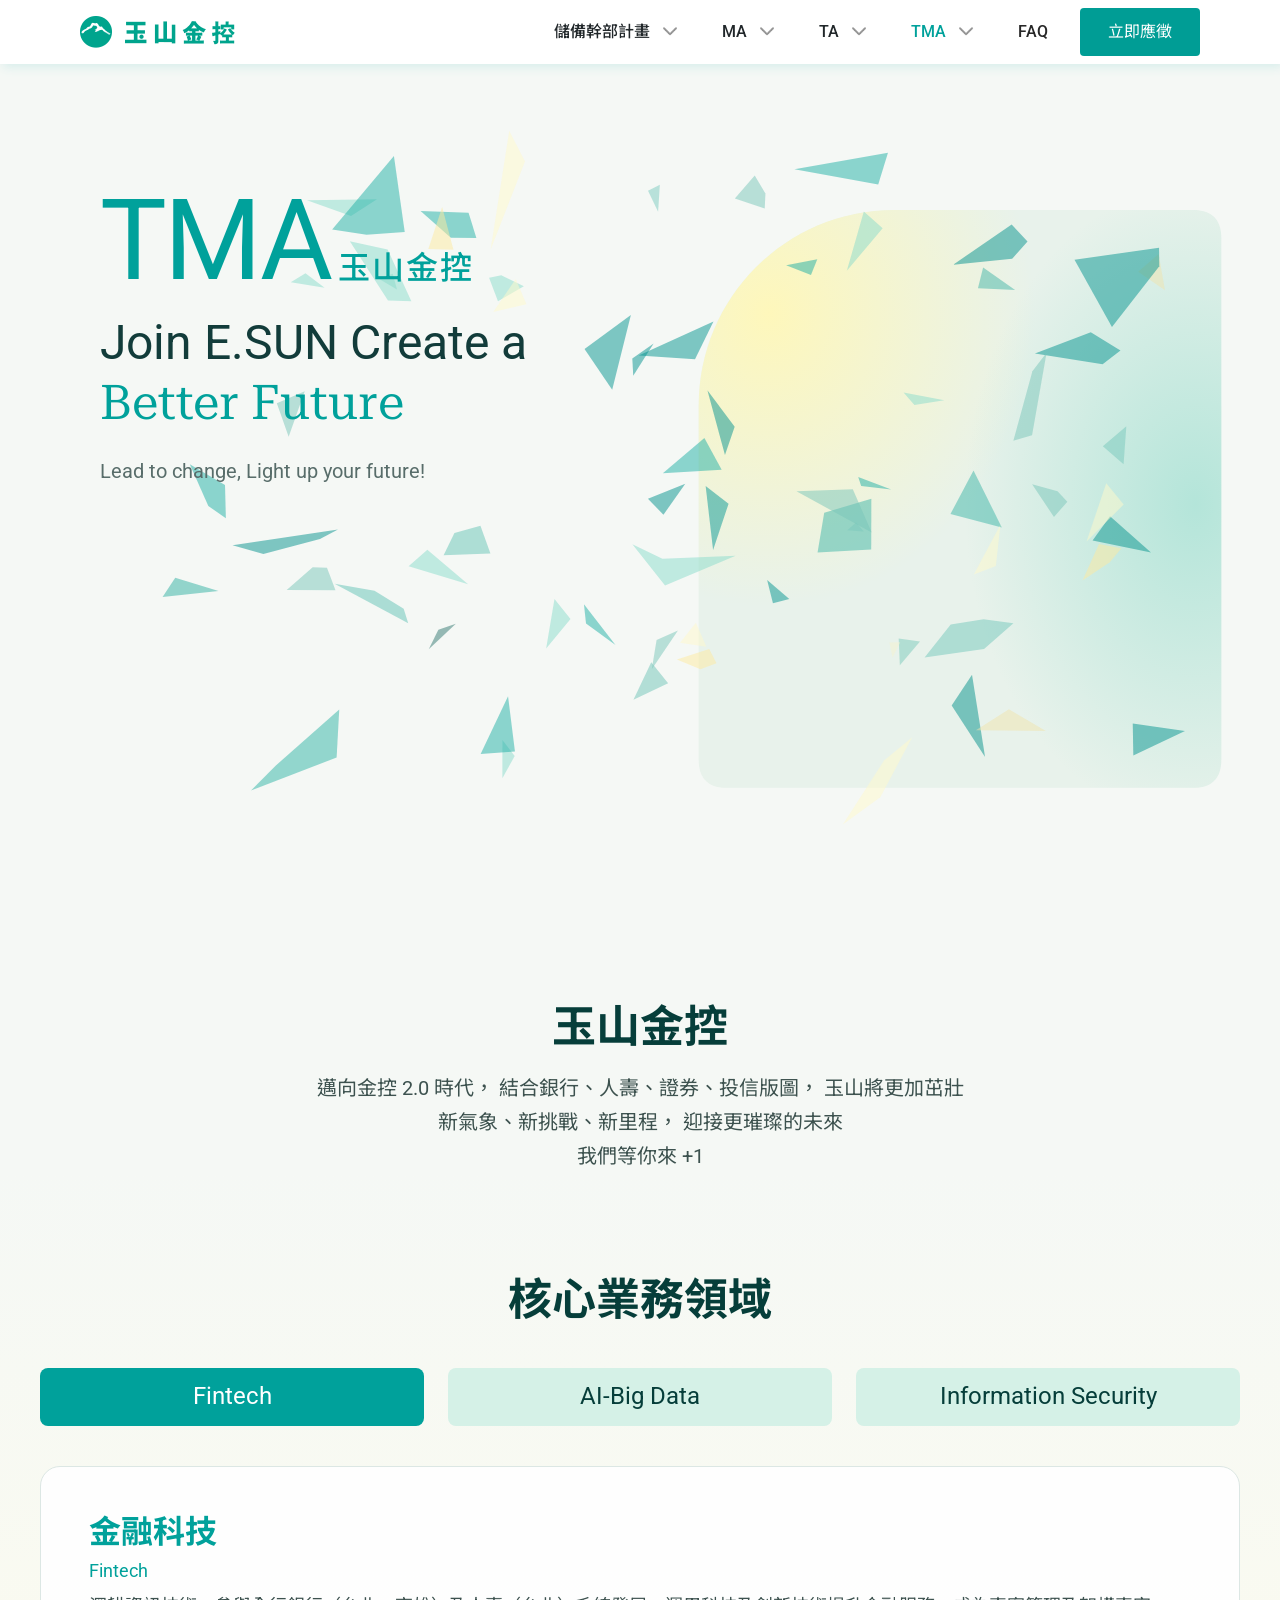
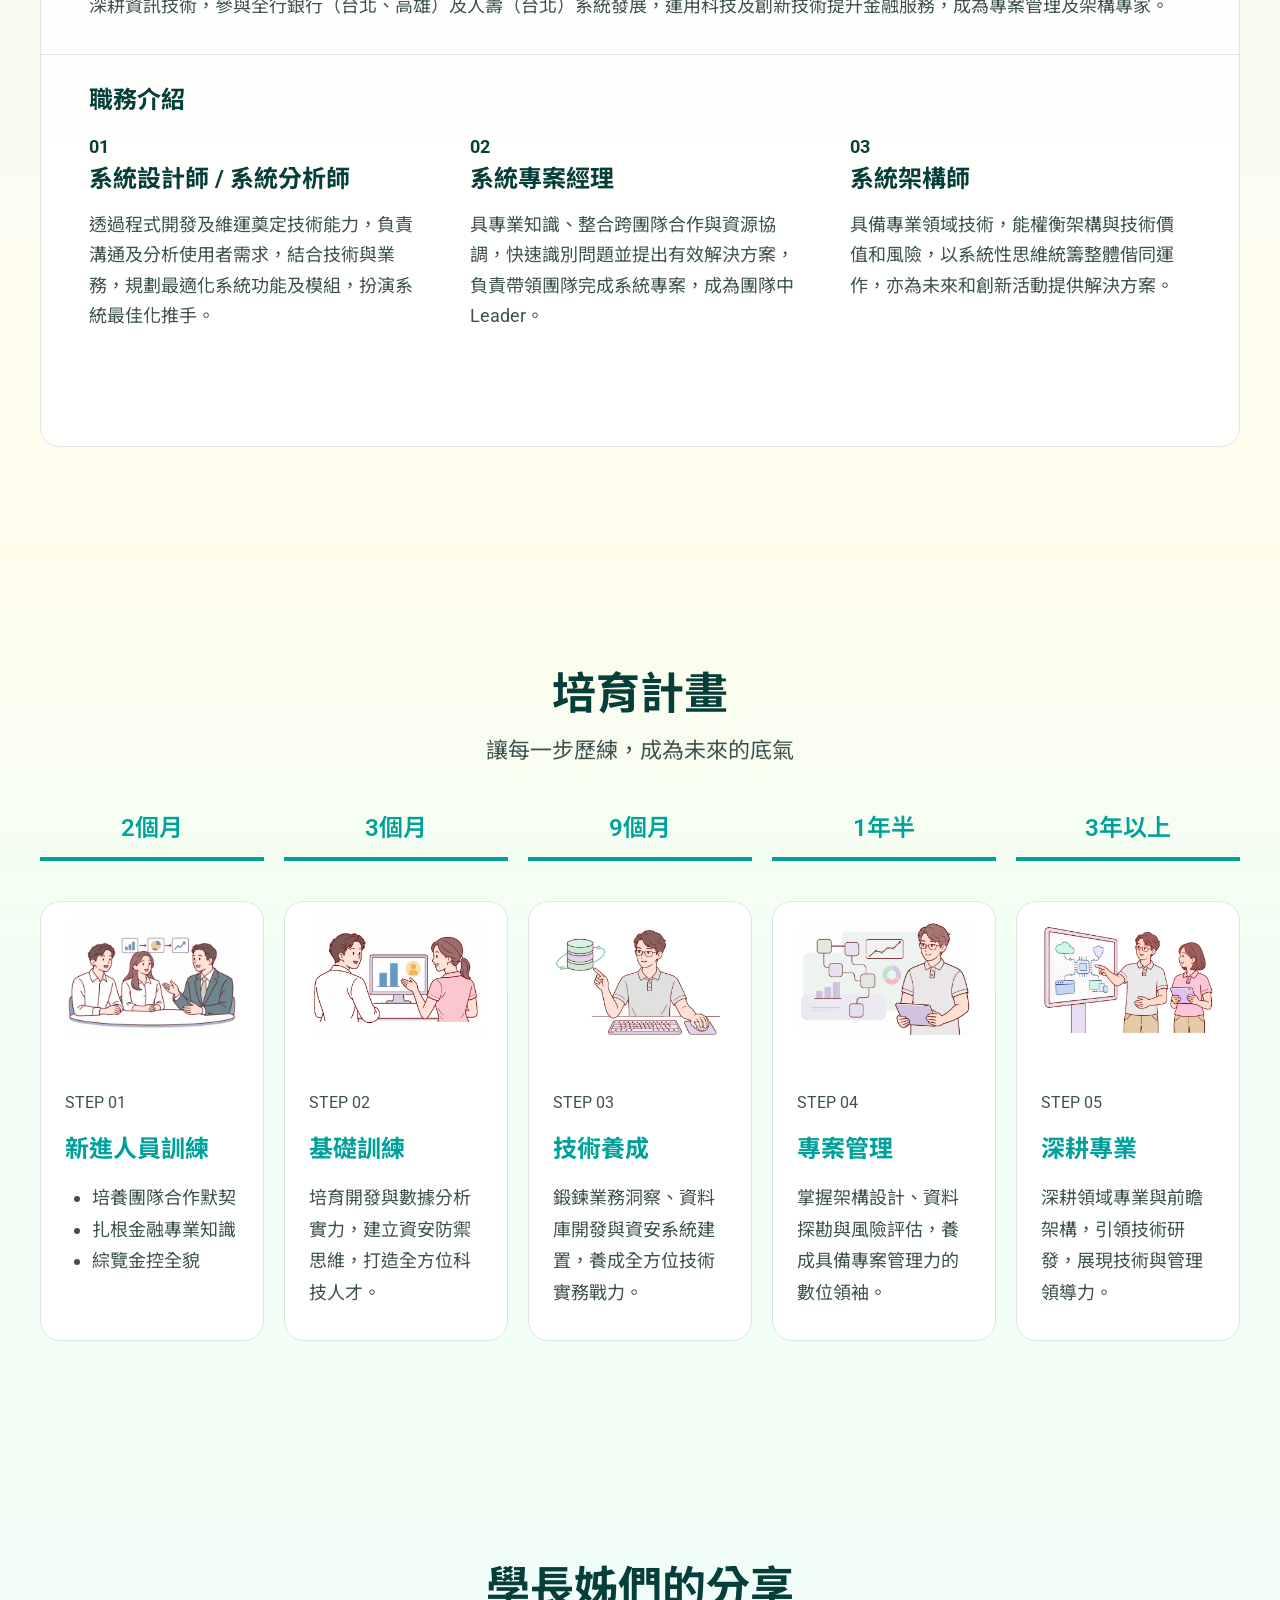
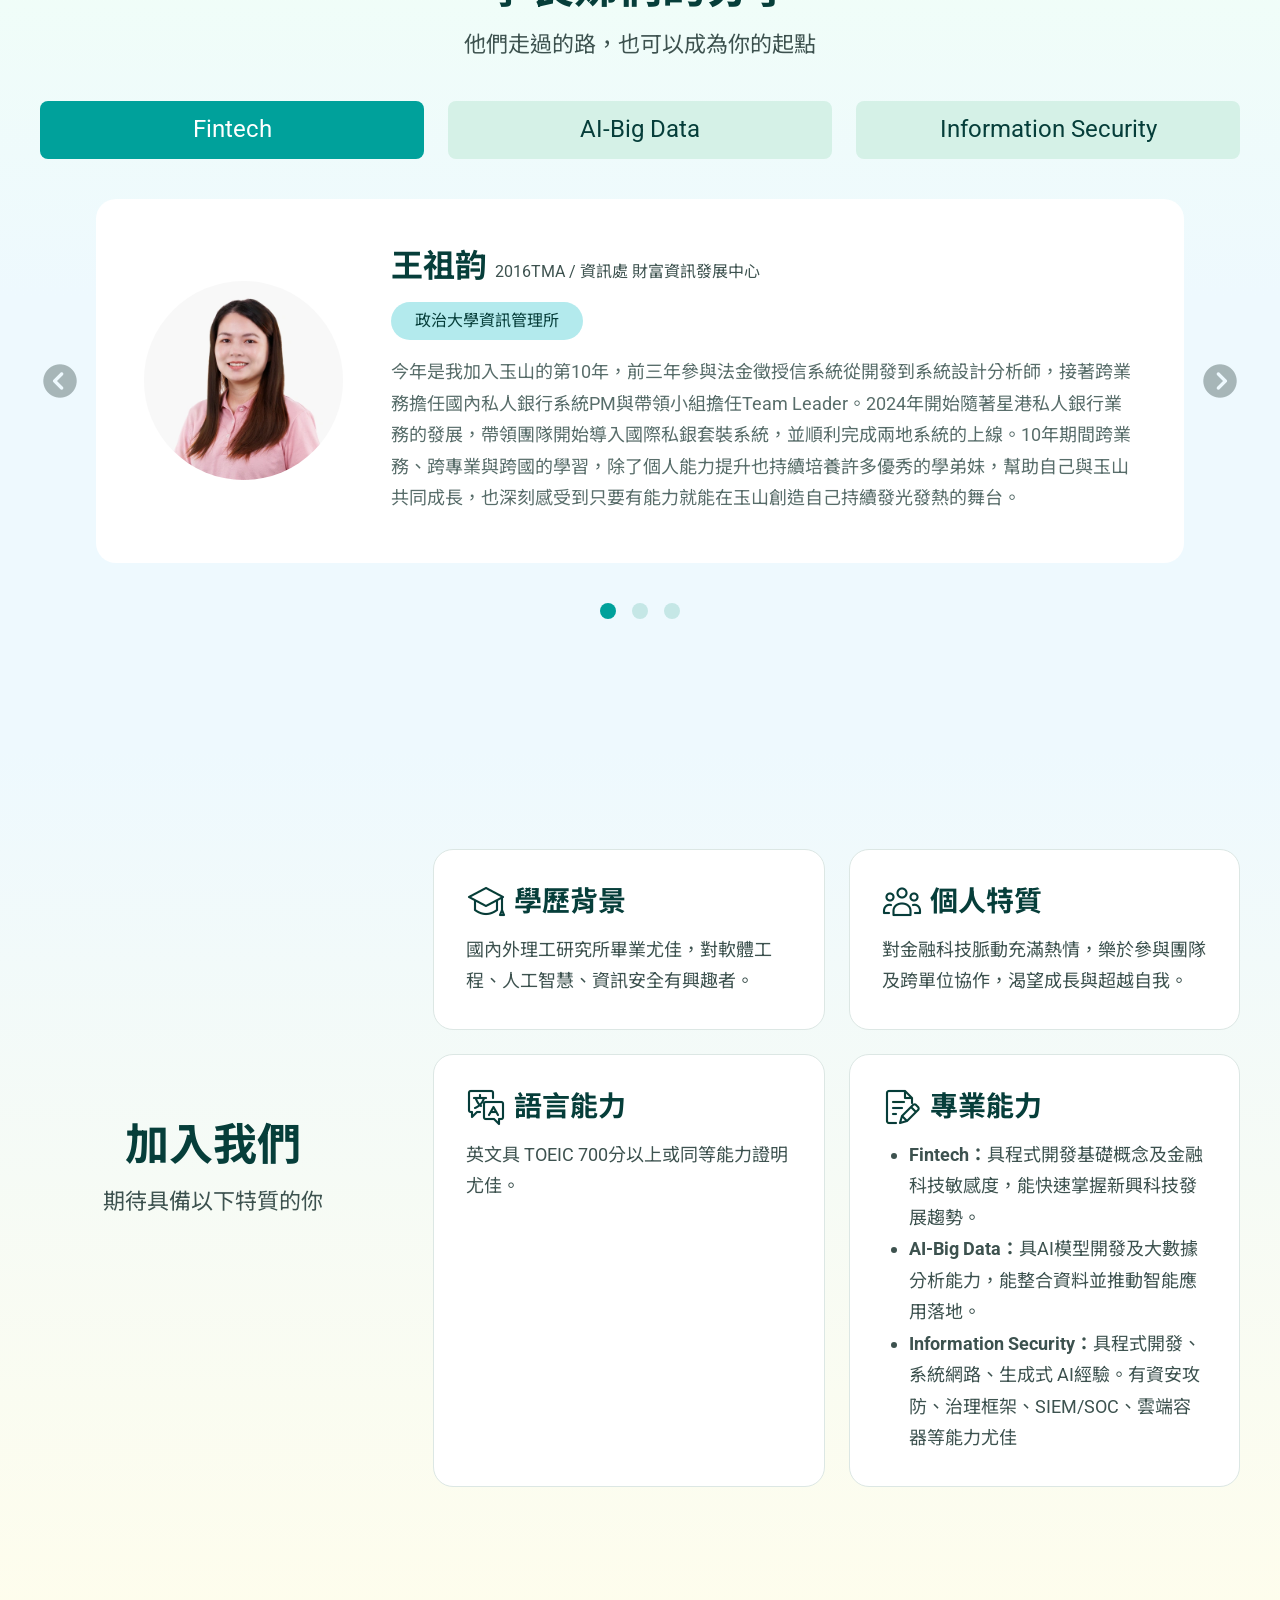
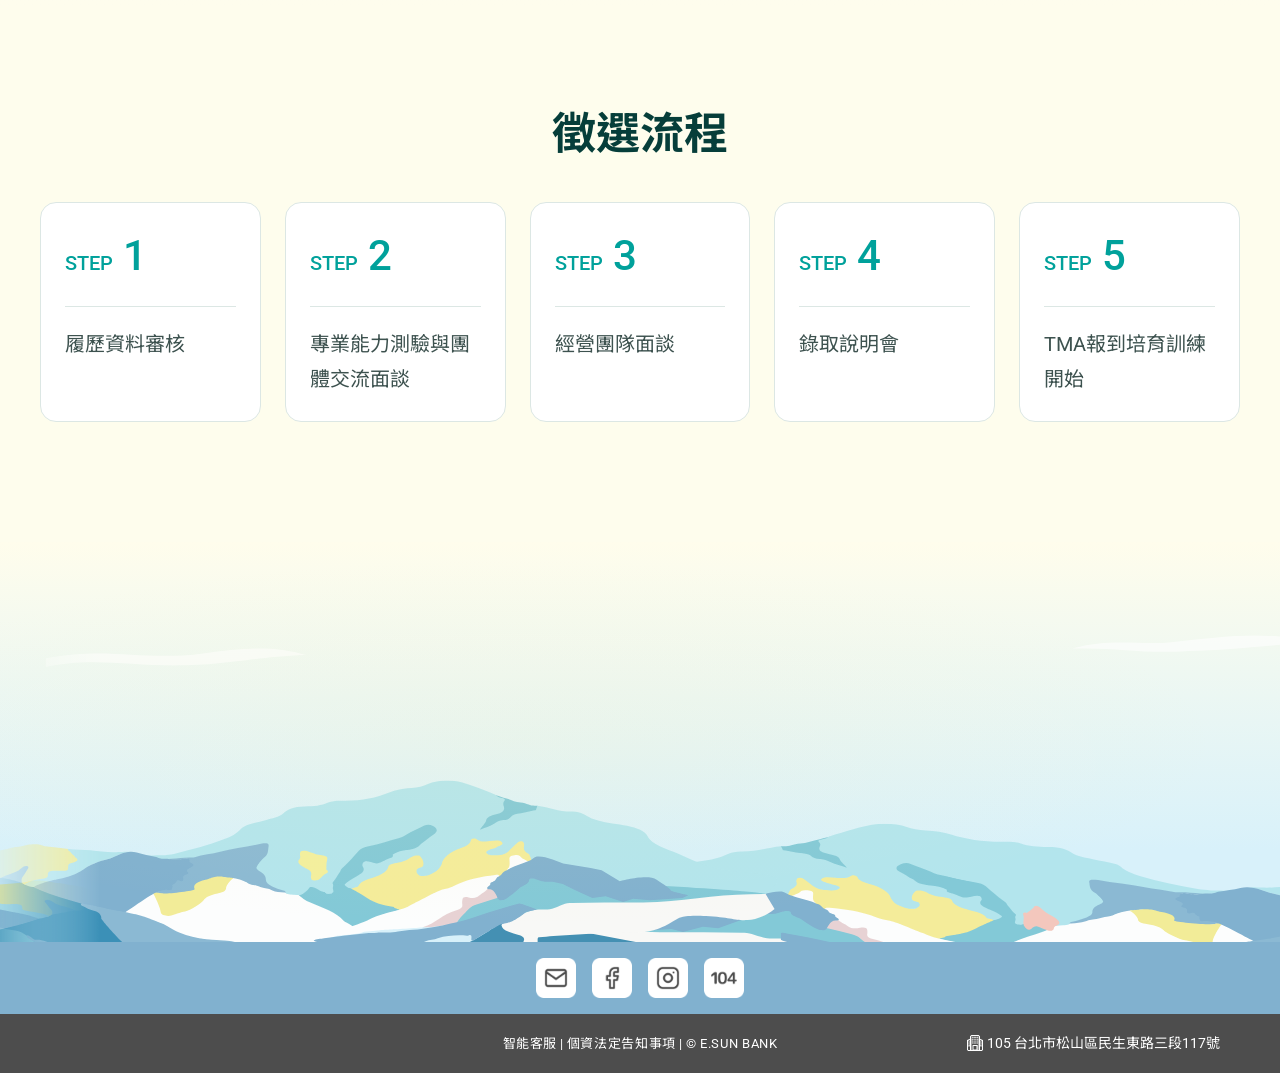
<file: ma/tma.html>
<!DOCTYPE html>
<html lang="zh-Hant">

<head>
    <title>TMA 玉山金控儲備幹部計畫｜Join E.SUN</title>
    <meta charset="UTF-8">
    <meta name="viewport" content="width=device-width, initial-scale=1.0">
    <link rel="shortcut icon" href="https://www.esunbank.com/bank/rwd/images/esun.ico">
    <meta http-equiv="X-UA-Compatible" content="ie=edge">
    <meta name="title" content="TMA 玉山金控儲備幹部計畫｜Join E.SUN">
    <meta name="keywords" content="MA,TA,TMA,儲備幹部,儲備,工作,畢業,職缺,玉山金控職缺,徵才,校園徵才,交易室,科技儲備幹部,Trader,招募,MA招募,TA招募,TMA招募,機器學習工程師招募,AI工程師招募,資安職缺,三商美邦儲備幹部,人壽招募,人壽儲備幹部,玉山人壽,玉山證券招募,玉山投信招募,玉山銀行招募,玉山菁英,財務工程職缺,儲備幹部計畫,玉山人壽招募,玉山銀行儲備幹部,玉山證券儲備幹部,玉山投信儲備幹部,儲備幹部玉山,">
    <meta name="description" content="了解玉山金控 TMA 科技儲備幹部計畫，探索金融科技、人工智慧與大數據、資訊安全的職務內容、培育安排與徵選流程。">
    <meta property="og:description" content="了解玉山金控 TMA 科技儲備幹部計畫，探索金融科技、人工智慧與大數據、資訊安全的職務內容、培育安排與徵選流程。">
    <meta property="og:title" content="TMA 玉山金控儲備幹部計畫｜Join E.SUN" />
    <meta property="og:type" content="website">
    <meta property="og:url" content="https://event.esunbank.com.tw/mkt/ma/tma.html">
    <meta property="og:image" content="https://event.esunbank.com.tw/mkt/ma/img/first-banner-og-img.webp">
    <meta property="og:image:type" content="image/webp">
     <meta property="og:image:width" content="1200">
    <meta property="og:image:height" content="630">
    <meta property="og:site_name" content="TMA 玉山金控儲備幹部計畫｜Join E.SUN" />
    <!-- 樣式順序：瀏覽器預設校正 → 網站共用樣式 -->
    <link rel="stylesheet" href="css/common/fonts.css">
    <link rel="stylesheet" type="text/css" href="css/plugin/normalize.min.css" />
    <link rel="stylesheet" type="text/css" href="css/common/HeaderFooter.css" />
    <link rel="stylesheet" href="css/home.css">
    <link rel="stylesheet" href="css/ma.css">
    <link rel="stylesheet" href="css/ta.css">
    <link rel="stylesheet" href="css/tma.css">
    <!-- Anti-flicker snippet (recommended)  -->
<script>
        (function (a, s, y, n, c, h, i, d, e) {
            s.className += ' ' + y;
            h.start = 1 * new Date;
            h.end = i = function () {
                s.className = s.className.replace(RegExp(' ?' + y), '')
            };
            (a[n] = a[n] || []).hide = h;
            setTimeout(function () {
                i();
                h.end = null
            }, c);
            h.timeout = c;
        })(window, document.documentElement, 'async-hide', 'dataLayer', 3000, {
            'GTM-5LLQXL': true
        });
    </script>
    <!-- Google Tag Manager -->
    <script>
        (function(w, d, s, l, i)
        {
            w[l] = w[l] || [];
            w[l].push(
            {
                'gtm.start': new Date().getTime(),
                event: 'gtm.js'
            });
            var f = d.getElementsByTagName(s)[0],
                j = d.createElement(s),
                dl = l != 'dataLayer' ? '&l=' + l : '';
            j.async = true;
            j.src =
                'https://www.googletagmanager.com/gtm.js?id=' + i + dl;
            f.parentNode.insertBefore(j, f);
        })(window, document, 'script', 'dataLayer', 'GTM-5LLQXL');
    </script>
    <!-- End Google Tag Manager -->
</head>

<body>
    <!-- Google Tag Manager (noscript) -->
    <noscript>
        <iframe src="https://www.googletagmanager.com/ns.html?id=GTM-5LLQXL" height="0" width="0" style="display:none;visibility:hidden" sandbox></iframe>
    </noscript>
    <!-- End Google Tag Manager (noscript) -->
    <!-- Header -->
    <header id="header">
        <div class="container clearfix">
            <button type="button" id="toggle" aria-label="開啟導覽選單" aria-expanded="false" aria-controls="main-navigation"><span></span></button>
            <div class="head_logo">
                <a class="ef_tracking esunlogo" href="https://www.esunbank.com/zh-tw/personal" target="_blank"><img src="img/HeaderFooter/logo-esun.webp" fetchpriority="high" class="img-responsive" alt="玉山銀行"></a>
            </div>
            <nav class="main-nav" id="main-navigation" aria-label="主要導覽">
                <ul class="anchor">
                    <li class="nav-dropdown">
                        <button type="button" class="ef_tracking nav-dropdown-toggle" aria-expanded="false" aria-controls="submenu-plan">
                            儲備幹部計畫<img src="img/icon-arrow-down.webp" class="nav-dropdown-icon" width="24" height="24" alt="">
                        </button>
                        <ul class="nav-submenu" id="submenu-plan" hidden>
                            <li><a class="ef_tracking" href="index.html#main-content">3A 介紹</a></li>
                            <li><a class="ef_tracking" href="index.html#projects">金控專案</a></li>
                            <li><a class="ef_tracking" href="index.html#international">國際舞台</a></li>
                            <li><a class="ef_tracking" href="index.html#fintech">金融科技</a></li>
                            <li><a class="ef_tracking" href="index.html#learning">多元創新</a></li>
                        </ul>
                    </li>
                    <li class="nav-dropdown">
                        <button type="button" class="ef_tracking nav-dropdown-toggle" aria-current="page" aria-expanded="false" aria-controls="submenu-ma">
                            MA<img src="img/icon-arrow-down.webp" class="nav-dropdown-icon" width="24" height="24" alt="">
                        </button>
                        <ul class="nav-submenu" id="submenu-ma" hidden>
                            <li><a class="ef_tracking" href="ma.html#section-1">子公司介紹</a></li>
                            <li><a class="ef_tracking" href="ma.html#section-2">核心業務領域</a></li>
                            <li><a class="ef_tracking" href="ma.html#section-3">培育計畫</a></li>
                            <li><a class="ef_tracking" href="ma.html#section-4">學長姊心得</a></li>
                            <li><a class="ef_tracking" href="ma.html#section-5">資格條件</a></li>
                            <li><a class="ef_tracking" href="ma.html#section-6">甄選流程</a></li>
                        </ul>
                    </li>
                    <li class="nav-dropdown">
                        <button type="button" class="ef_tracking nav-dropdown-toggle" aria-expanded="false" aria-controls="submenu-ta">
                            TA<img src="img/icon-arrow-down.webp" class="nav-dropdown-icon" width="24" height="24" alt="">
                        </button>
                        <ul class="nav-submenu" id="submenu-ta" hidden>
                            <li><a class="ef_tracking" href="ta.html#section-2">核心業務領域</a></li>
                            <li><a class="ef_tracking" href="ta.html#section-3">培育計畫</a></li>
                            <li><a class="ef_tracking" href="ta.html#section-4">學長姊心得</a></li>
                            <li><a class="ef_tracking" href="ta.html#section-5">資格條件</a></li>
                            <li><a class="ef_tracking" href="ta.html#section-6">甄選流程</a></li>
                        </ul>
                    </li>
                    <li class="nav-dropdown">
                        <button type="button" class="ef_tracking nav-dropdown-toggle active" aria-expanded="false" aria-controls="submenu-tma">
                            TMA<img src="img/icon-arrow-down.webp" class="nav-dropdown-icon" width="24" height="24" alt="">
                        </button>
                        <ul class="nav-submenu" id="submenu-tma" hidden>
                            <li><a class="ef_tracking" href="tma.html#section-2">核心業務領域</a></li>
                            <li><a class="ef_tracking" href="tma.html#section-3">培育計畫</a></li>
                            <li><a class="ef_tracking" href="tma.html#section-4">學長姊心得</a></li>
                            <li><a class="ef_tracking" href="tma.html#section-5">資格條件</a></li>
                            <li><a class="ef_tracking" href="tma.html#section-6">甄選流程</a></li>
                        </ul>
                    </li>
                    <li><a class="ef_tracking nav-direct-link" href="faq.html">FAQ</a></li>
                    <li><a class="ef_tracking btn_join" href="#">立即應徵</a></li>
                </ul>
            </nav>
        </div>
    </header>
    <!-- End Header -->
    <a class="skip-link" href="#main-content">跳至主要內容</a>
    <main id="main-content" class="home-main ma-main">
        <h1 id="page-title" class="seo-h1">玉山金控 TMA 科技儲備幹部計畫｜金融科技、AI 與資訊安全</h1>
        <!-- 01 首屏-->
        <section class="home-hero" id="hero" aria-labelledby="hero-title">
            <!-- 動態背景：山體、紙飛機與微粒 -->
            <canvas id="hero-canvas" class="hero-animation" aria-hidden="true"></canvas>
            <div class="home-container hero-content">
                <h2 id="hero-title" class="animate__animated animate__slideInLeft"><span class="ma-hero-name">TMA<small>玉山金控</small></span></h2>
                <div class="ma-hero-support animate__animated animate__slideInLeft" lang="en">
                    <p class="ma-hero-message">Join E.SUN Create a<br><span class="hero-serif">Better Future</span></p>
                    <p class="hero-tagline">Lead to change, Light up your future!</p>
                </div>
            </div>
        </section>
        <!-- 02 子公司介紹 -->
        <section class="ma-section ma-companies" id="section-1" aria-labelledby="companies-title">
            <div class="ma-container">
                <div class="ma-heading ma-layer">
                    <h2 id="companies-title">玉山金控</h2>
                    <p class="ma-company-intro">
                        <span class="ma-intro-paragraph">
                            <span class="ma-intro-line">邁向金控 2.0 時代<span class="ma-intro-comma">，</span>
                            </span>
                            <span class="ma-intro-line">結合銀行、人壽、<span class="ma-intro-word">證券</span>、投信版圖<span class="ma-intro-comma">，</span>
                            </span>
                            <span class="ma-intro-line">玉山將更加茁壯</span>
                        </span>
                        <span class="ma-intro-paragraph">
                            <span class="ma-intro-line">新氣象、新挑戰、新里程<span class="ma-intro-comma">，</span>
                            </span>
                            <span class="ma-intro-line">迎接更璀璨的未來</span>
                        </span>
                        <span class="ma-intro-paragraph">我們等你來 +1</span>
                    </p>
                </div>
            </div>
        </section>
        <!-- 核心業務領域 -->
        <section class="ma-section ma-business" id="section-2" aria-labelledby="business-title">
            <div class="ma-container">
                <div class="ma-heading ma-layer">
                    <h2 id="business-title">核心業務領域</h2>
                </div>
                <div class="ma-tabs ma-layer ta-tabs" role="tablist" aria-label="選擇專業領域">
                    <button type="button" role="tab" id="ta-tab-0" aria-selected="true" aria-controls="ta-panel-0" tabindex="0">Fintech</button>
                    <button type="button" role="tab" id="ta-tab-1" aria-selected="false" aria-controls="ta-panel-1" tabindex="-1">AI-Big Data</button>
                    <button type="button" role="tab" id="ta-tab-2" aria-selected="false" aria-controls="ta-panel-2" tabindex="-1">Information Security</button>
                </div>
                <div class="ma-layer">
                    <div class="ma-business-content ta-panel" role="tabpanel" id="ta-panel-0" aria-labelledby="ta-tab-0" tabindex="0">
                        <div class="ma-business-intro">
                            <h3>金融科技</h3>
                            <p class="ma-en" lang="en">Fintech</p>
                            <p>深耕資訊技術，參與全行銀行（台北、高雄）及人壽（台北）系統發展，運用科技及創新技術提升金融服務，成為專案管理及架構專家。</p>
                        </div>
                        <div class="ma-expertise">
                            <h4>職務介紹</h4>
                            <div class="ta-expertise-grid">
                                <article>
                                    <p class="ma-number">01</p>
                                    <h5>系統設計師 / 系統分析師</h5>
                                    <p>透過程式開發及維運奠定技術能力，負責溝通及分析使用者需求，結合技術與業務，規劃最適化系統功能及模組，扮演系統最佳化推手。</p>
                                </article>
                                <article>
                                    <p class="ma-number">02</p>
                                    <h5>系統專案經理</h5>
                                    <p>具專業知識、整合跨團隊合作與資源協調，快速識別問題並提出有效解決方案，負責帶領團隊完成系統專案，成為團隊中Leader。</p>
                                </article>
                                <article>
                                    <p class="ma-number">03</p>
                                    <h5>系統架構師</h5>
                                    <p>具備專業領域技術，能權衡架構與技術價值和風險，以系統性思維統籌整體偕同運作，亦為未來和創新活動提供解決方案。</p>
                                </article>
                            </div>
                        </div>
                    </div>
                    <div class="ma-business-content ta-panel" role="tabpanel" id="ta-panel-1" aria-labelledby="ta-tab-1" tabindex="0" hidden>
                        <div class="ma-business-intro">
                            <h3>人工智慧與大數據</h3>
                            <p class="ma-en" lang="en">AI-Big Data</p>
                            <p>運用數據驅動決策，結合機器學習與最新AI技術解決商業痛點、統籌企業級系統架構，成為推動科技落地的全方位菁英人才。</p>
                        </div>
                        <div class="ma-expertise">
                            <h4>職務介紹</h4>
                            <div class="ta-expertise-grid">
                                <article>
                                    <p class="ma-number">01</p>
                                    <h5>機器學習工程師</h5>
                                    <p>運用數據找尋商業洞見，透過資料分析、機器學習、整合LLM等方式，佈局各類場景AI Agent 與 AI copilot之應用。</p>
                                </article>
                                <article>
                                    <p class="ma-number">02</p>
                                    <h5>機器學習平台工程師</h5>
                                    <p>運用雲端與開源技術打造企業級 MLOps 平台與高可用分散式架構，加速 AI 模型的敏捷開發與規模化部署，賦能各類金融服務。</p>
                                </article>
                                <article>
                                    <p class="ma-number">03</p>
                                    <h5>技術專案經理</h5>
                                    <p>具備流程梳理、需求訪談、技術評估、鑑別商業價值的能力，透過目標設定、時程規劃、溝通協調，將業務需求轉化為可行的專案。</p>
                                </article>
                            </div>
                        </div>
                    </div>
                    <div class="ma-business-content ta-panel" role="tabpanel" id="ta-panel-2" aria-labelledby="ta-tab-2" tabindex="0" hidden>
                        <div class="ma-business-intro">
                            <h3>資訊安全</h3>
                            <p class="ma-en" lang="en">Information Security</p>
                            <p>透過建立資安策略整合監控防禦機制，以有效推動並落實全行資安管理制度，提供安心信賴的金融服務，成為資訊安全專家。</p>
                        </div>
                        <div class="ma-expertise">
                            <h4>職務介紹</h4>
                            <div class="ta-expertise-grid">
                                <article>
                                    <p class="ma-number">01</p>
                                    <h5>資安監控工程師</h5>
                                    <p>具備系統運維管理、監控防禦及以機器學習技術分析事件等資安技術能力，鑽研駭客攻擊手法、分析威脅情資及設計偵測方法。</p>
                                </article>
                                <article>
                                    <p class="ma-number">02</p>
                                    <h5>資安檢測工程師</h5>
                                    <p>具備紅隊攻擊思維，從攻擊者視角評估與強化應用程式安全，執行漏洞掃描、程式碼安全審查、滲透測試與AI服務檢測，確保資訊系統安全性。</p>
                                </article>
                                <article>
                                    <p class="ma-number">03</p>
                                    <h5>資安治理工程師</h5>
                                    <p>掌握國內外資安規範與國際標準，具備資安及個資管理制度規劃、推動與新興科技風險評估能力，運用AI等科技建構高效、智能資安治理模式。</p>
                                </article>
                            </div>
                        </div>
                    </div>
                </div>
            </div>
        </section>
        <!-- 04 培育計畫 -->
        <section class="ma-section ma-training" id="section-3" aria-labelledby="training-title">
            <div class="ma-container">
                <div class="ma-heading ma-layer">
                    <h2 id="training-title">培育計畫</h2>
                    <p>讓每一步歷練，成為未來的底氣</p>
                </div>
                <div class="ma-training-periods ma-layer" aria-hidden="true">
                    <div>2個月</div>
                    <div>3個月</div>
                    <div>9個月</div>
                    <div>1年半</div>
                    <div>3年以上</div>
                </div>
                <div class="ma-training-grid">
                    <article class="ma-training-card ma-layer">
                        <p class="ma-mobile-period">2個月</p>
                        <div class="ma-training-image"><img src="img/ma/training-step1.webp" alt="新進人員訓練插畫" loading="lazy" width="276" height="200"></div>
                        <div class="ma-training-copy">
                            <p class="ma-step">STEP 01</p>
                            <h3>新進人員訓練</h3>
                            <ul>
                                <li>培養團隊合作默契</li>
                                <li>扎根金融專業知識</li>
                                <li>綜覽金控全貌</li>
                            </ul>
                        </div>
                    </article>
                    <article class="ma-training-card ma-layer">
                        <p class="ma-mobile-period">3個月</p>
                        <div class="ma-training-image"><img src="img/tma/training-tma-step2.webp" alt="學姊與新進同仁討論數據圖表" loading="lazy" width="276" height="200"></div>
                        <div class="ma-training-copy">
                            <p class="ma-step">STEP 02</p>
                            <h3>基礎訓練</h3>
                            <p>培育開發與數據分析實力，建立資安防禦思維，打造全方位科技人才。</p>
                        </div>
                    </article>
                    <article class="ma-training-card ma-layer">
                        <p class="ma-mobile-period">9個月</p>
                        <div class="ma-training-image"><img src="img/tma/training-tma-step3.webp" alt="技術養成插畫" loading="lazy" width="276" height="200"></div>
                        <div class="ma-training-copy">
                            <p class="ma-step">STEP 03</p>
                            <h3>技術養成</h3>
                            <p>鍛鍊業務洞察、資料庫開發與資安系統建置，養成全方位技術實務戰力。</p>
                        </div>
                    </article>
                    <article class="ma-training-card ma-layer">
                        <p class="ma-mobile-period">1年半</p>
                        <div class="ma-training-image"><img src="img/tma/training-tma-step4.webp" alt="專案管理插畫" loading="lazy" width="276" height="200"></div>
                        <div class="ma-training-copy">
                            <p class="ma-step">STEP 04</p>
                            <h3>專案管理</h3>
                            <p>掌握架構設計、資料探勘與風險評估，養成具備專案管理力的數位領袖。</p>
                           
                        </div>
                    </article>
                    <article class="ma-training-card ma-layer">
                        <p class="ma-mobile-period">3年以上</p>
                        <div class="ma-training-image"><img src="img/tma/training-tma-step5.webp" alt="深耕專業插畫" loading="lazy" width="276" height="200"></div>
                        <div class="ma-training-copy">
                            <p class="ma-step">STEP 05</p>
                            <h3>深耕專業</h3>
                            <p>深耕領域專業與前瞻架構，引領技術研發，展現技術與管理領導力。</p>
                        </div>
                    </article>
                </div>
            </div>
        </section>
        <!-- 學長姊分享 -->
        <section class="ma-section ma-stories" id="section-4" aria-labelledby="stories-title">
            <div class="ma-container">
                <div class="ma-heading ma-layer">
                    <h2 id="stories-title">學長姊們的分享</h2>
                    <p>他們走過的路，也可以成為你的起點</p>
                </div>
                <div class="ma-tabs ma-layer ta-story-tabs" role="tablist" aria-label="選擇學長姊分享領域"><button type="button" role="tab" id="ta-story-tab-0" aria-selected="true" aria-controls="ta-stories-panel" tabindex="0">Fintech</button><button type="button" role="tab" id="ta-story-tab-1" aria-selected="false" aria-controls="ta-stories-panel" tabindex="-1">AI-Big Data</button><button type="button" role="tab" id="ta-story-tab-2" aria-selected="false" aria-controls="ta-stories-panel" tabindex="-1">Information Security</button></div>
                <div class="ma-story-panel ma-layer" id="ta-stories-panel" role="tabpanel" aria-labelledby="ta-story-tab-0" tabindex="0">
                    <div class="ma-story-carousel" role="region" aria-roledescription="輪播" aria-label="TMA 學長姊心得">
                        <button type="button" class="ma-story-arrow" id="ta-story-prev" aria-label="上一位學長姊"><img src="img/icon-chevron-left.webp" width="40" height="40" alt=""></button>
                        <div class="ma-story-stage" aria-live="polite">
                            <article data-group="fintech" class="ma-story-card ta-story">
                                <div class="ma-story-portrait"><img src="img/tma/portrait/TMA-王祖韵.webp" alt="王祖韵" loading="lazy"></div>
                                <div>
                                    <div class="ma-story-name">
                                        <h3>王祖韵</h3><span>2016TMA / 資訊處 財富資訊發展中心</span>
                                    </div>
                                    <p class="ma-story-school">政治大學資訊管理所</p>
                                    <p class="ma-story-copy">今年是我加入玉山的第10年，前三年參與法金徵授信系統從開發到系統設計分析師，接著跨業務擔任國內私人銀行系統PM與帶領小組擔任Team Leader。2024年開始隨著星港私人銀行業務的發展，帶領團隊開始導入國際私銀套裝系統，並順利完成兩地系統的上線。10年期間跨業務、跨專業與跨國的學習，除了個人能力提升也持續培養許多優秀的學弟妹，幫助自己與玉山共同成長，也深刻感受到只要有能力就能在玉山創造自己持續發光發熱的舞台。</p>
                                </div>
                            </article>
                            <article data-group="fintech" class="ma-story-card ta-story" hidden>
                                <div class="ma-story-portrait"><img src="img/tma/portrait/TMA-黃懷萱.webp" alt="黃懷萱" loading="lazy"></div>
                                <div>
                                    <div class="ma-story-name">
                                        <h3>黃懷萱</h3><span>2020TMA / 資訊處 海外資訊發展中心</span>
                                    </div>
                                    <p class="ma-story-school">政治大學資訊管理所</p>
                                    <p class="ma-story-copy">TMA不只是職涯的起點，更是一段邁向國際的旅程。於柬埔寨UCB子行歷練三年，參與數位金融支付及銀行核心系統升級專案，在多元文化、法規與市場挑戰中，學習突破框架並獨立解決問題。返台後，進一步參與新加坡、日本及澳洲等海外系統規劃，從在地需求洞察差異，也從跨國協作中建構共通思維。如今即將啟程澳洲，每一次跨出舒適圈，縱有自我懷疑與跌撞，都是持續成長的養分，讓我依然保有初衷且正向樂觀地品嚐不一樣的異國滋味！</p>
                                </div>
                            </article>
                            <article data-group="fintech" class="ma-story-card ta-story" hidden>
                                <div class="ma-story-portrait"><img src="img/tma/portrait/TMA-余興祐.webp" alt="余興祐" loading="lazy"></div>
                                <div>
                                    <div class="ma-story-name">
                                        <h3>余興祐</h3><span>2024TMA / 資訊處 數位資訊發展中心</span>
                                    </div>
                                    <p class="ma-story-school">臺灣大學經濟研究所</p>
                                    <p class="ma-story-copy">加入玉山後，我參與新一代行網銀專案，負責網路銀行相關功能建置與系統整合工作。從需求分析、規格設計到開發測試，過程中參與大型金融系統轉型與服務重構，讓我有機會從不同面向理解金融服務如何透過科技實現與優化。專案橫跨多個業務領域與系統團隊，也讓我學習在不同觀點間尋求共識，將需求逐步轉化為可落地的解決方案。TMA培養我兼具商業思維與技術能力的視角，讓我以更全面視野看待問題，持續探索金融科技與數位轉型可能。</p>
                                </div>
                            </article>
                            <article data-group="ai" class="ma-story-card ta-story" hidden>
                                <div class="ma-story-portrait"><img src="img/tma/portrait/TMA-謝佩璇.webp" alt="謝佩璇" loading="lazy"></div>
                                <div>
                                    <div class="ma-story-name">
                                        <h3>謝佩璇</h3><span>2018TMA / 智金處 智能系統中心</span>
                                    </div>
                                    <p class="ma-story-school">成功大學資訊工程所</p>
                                    <p class="ma-story-copy">近年我從 DevOps 工程師轉向銀行 AI 與 Agent Platform 的規劃建置，參與混合雲架構、資料流設計、資安治理與法規遵循等工作。我們運用 Kubernetes、Cloud Run 等容器與 Serverless 服務，搭配 Airflow 串接資料流程，打造整合金融資料與 AI 能力的平台，支援信用卡盜刷偵測、黑名單辨識、智能客服及生成式 AI 等服務。除了技術開發，也會參與產品評估與廠商合作，培養架構思維與產品規劃能力。在玉山，能持續探索工程、產品與架構等不同方向，找到最適合自己的成長路徑。</p>
                                </div>
                            </article>
                            <article data-group="ai" class="ma-story-card ta-story" hidden>
                                <div class="ma-story-portrait"><img src="img/tma/portrait/TMA-蘇時頤.webp" alt="蘇時頤" loading="lazy"></div>
                                <div>
                                    <div class="ma-story-name">
                                        <h3>蘇時頤</h3><span>2021TMA / 智金處 智能賦能中心</span>
                                    </div>
                                    <p class="ma-story-school">清華大學資訊工程所</p>
                                    <p class="ma-story-copy">隨著 LLM 應用浪潮興起，我在玉山智金處主責生成式 AI 理財顧問服務「投資 i-chat」。技術上，經歷 RAG 從 PoC 到上線的完整過程，結合 GCP 雲地混合架構，以 ETL 確保資料即時性，並在 API 加入護欄機制攔截風險回覆；業務上，與跨團隊主管協調需求，確保成效與時程如期達成。這段經驗讓我體會到，好產品不只要技術到位，更要理解業務需求。TMA 讓我在技術與溝通上同時成長，期待和更多夥伴探索 AI 在金融的可能！</p>
                                </div>
                            </article>
                            <article data-group="ai" class="ma-story-card ta-story" hidden>
                                <div class="ma-story-portrait"><img src="img/tma/portrait/TMA-陳博謙.webp" alt="陳博謙" loading="lazy"></div>
                                <div>
                                    <div class="ma-story-name">
                                        <h3>陳博謙</h3><span>2025TMA / 智金處 智能賦能中心</span>
                                    </div>
                                    <p class="ma-story-school">荷蘭阿姆斯特丹大學電腦科學所</p>
                                    <p class="ma-story-copy">玉山TMA的輪習制度，讓理工背景的我得以窺見金融的全貌。從金融與產品知識課程，到走進分行輪習、實地拜訪法金客戶，我學會將科技思維與金融專業結合，成為科技與金融的轉譯者。更難得的是透過TMA模組與不同長官交流專案想法，同時學習從金控角度看事情，培養由點到面的宏觀思維。也為新進MA/TMA授課，教學相長間更見自己不足。這一年如海綿般吸收養分，期許自己成為兼具技術與管理能力、獨當一面的玉山人！</p>
                                </div>
                            </article>
                            <article data-group="security" class="ma-story-card ta-story" hidden>
                                <div class="ma-story-portrait"><img src="img/tma/portrait/TMA-李紹威.webp" alt="李紹威" loading="lazy"></div>
                                <div>
                                    <div class="ma-story-name">
                                        <h3>李紹威</h3><span>2022TMA / 資安管理處 治理規劃部</span>
                                    </div>
                                    <p class="ma-story-school">政治大學資訊安全所</p>
                                    <p class="ma-story-copy">在資安處的工作歷程中，隨著參與的業務更加多元，所承擔的角色與責任也逐漸增加。今年完成希望工程師培訓課程，也讓我進一步體會隨著角色與責任的轉變，除了專業能力外，也需要持續培養團隊管理與業務推動的能力。目前我所帶領的團隊主要負責海外資安治理，在面對不同海外據點的環境與需求時，除了資安專業，也需要透過溝通協調、工作分配與經驗傳承，凝聚團隊共識並共同推動業務。透過實際參與團隊管理，更體會到中階幹部不只是做好自身工作，也需要兼顧團隊成長與業務目標，持續在「管人」與「理事」中累積經驗。</p>
                                </div>
                            </article>
                            <article data-group="security" class="ma-story-card ta-story" hidden>
                                <div class="ma-story-portrait"><img src="img/tma/portrait/TMA-鄭安佑.webp" alt="鄭安佑" loading="lazy"></div>
                                <div>
                                    <div class="ma-story-name">
                                        <h3>鄭安佑</h3><span>2024TMA / 資安管理處 治理規劃部</span>
                                    </div>
                                    <p class="ma-story-school">政治大學資訊管理所</p>
                                    <p class="ma-story-copy">加入資安處後，我有幸參與虛擬資產研究與工作小組，從資安角度檢視系統建置與專案推動。區塊鏈與虛擬資產對銀行而言是全新領域，其防護重點如私鑰管理、鏈上交易等與傳統系統截然不同。在這個專案中，我於系統建置時協助檢視資安設計，確保在導入 Web3 所需的防護機制的同時，也能與銀行現行的規範及治理體系妥善銜接。這段經歷不僅讓我更深入理解新興技術帶來的資安挑戰，也學會在創新應用與風險管理之間找到務實的平衡點。</p>
                                </div>
                            </article>
                            <article data-group="security" class="ma-story-card ta-story" hidden>
                                <div class="ma-story-portrait"><img src="img/tma/portrait/TMA-陳安.webp" alt="陳安" loading="lazy"></div>
                                <div>
                                    <div class="ma-story-name">
                                        <h3>陳安</h3><span>2025TMA / 資安管理處 科技安全部</span>
                                    </div>
                                    <p class="ma-story-school">清華大學資訊安全所</p>
                                    <p class="ma-story-copy">加入玉山資安處後，我有幸投入生成式AI資安檢測的技術研究與制度規劃，並參與產學合作專案，面對快速演變的威脅，大家一起從無到有建立防護機制的過程既具挑戰又充滿成就感。同時，處內有扎實的紅隊演練，不僅可以磨練攻防實戰技巧，更讓我跳脫既有框架，從攻擊者視角思考如何打造更堅韌的防護。今年更有幸參與大阪出張所開幕，親身體會海外布局的格局與溫度。在玉山，只要願意嘗試，處處是發揮潛能的舞台!</p>
                                </div>
                            </article>
                        </div>
                        <button type="button" class="ma-story-arrow" id="ta-story-next" aria-label="下一位學長姊"><img src="img/icon-chevron-right.webp" width="40" height="40" alt=""></button>
                    </div>
                    <div class="ma-story-dots" id="ta-story-dots" aria-label="選擇學長姊心得"></div>
                </div>
            </div>
        </section>
        <!-- 06 資格條件 -->
        <section class="ma-section ma-qualifications" id="section-5" aria-labelledby="qualifications-title">
            <div class="ma-container ma-qualification-layout">
                <div class="ma-heading ma-layer">
                    <h2 id="qualifications-title">加入我們</h2>
                    <p>期待具備以下特質的你</p>
                </div>
                <div class="ma-qualification-grid">
                    <article class="ma-card ma-layer">
                        <h3><img src="img/icon-education.webp" alt="">學歷背景</h3>
                        <div>國內外理工研究所畢業尤佳，對軟體工程、人工智慧、資訊安全有興趣者。</div>
                    </article>
                    <article class="ma-card ma-layer">
                        <h3><img src="img/icon-teamwork.webp" alt="">個人特質</h3>
                        <div>對金融科技脈動充滿熱情，樂於參與團隊及跨單位協作，渴望成長與超越自我。</div>
                    </article>
                    <article class="ma-card ma-layer">
                        <h3><img src="img/icon-language.webp" alt="">語言能力</h3>
                        <div>英文具 TOEIC 700分以上或同等能力證明尤佳。
                        </div>
                    </article>
                    <article class="ma-card ma-layer">
                        <h3><img src="img/icon-document.webp" alt="">專業能力</h3>
                        <div>
                            <ul>
                                <li><b>Fintech：</b>具程式開發基礎概念及金融科技敏感度，能快速掌握新興科技發展趨勢。</li>
                                <li><b>AI-Big Data：</b>具AI模型開發及大數據分析能力，能整合資料並推動智能應用落地。</li>
                                <li><b>Information Security：</b>具程式開發、系統網路、生成式 AI經驗。有資安攻防、治理框架、SIEM/SOC、雲端容器等能力尤佳</li>
                            </ul>
                        </div>
                    </article>
                </div>
            </div>
        </section>
        <!-- 07 甄選流程 -->
        <section class="ma-section ma-selection" id="section-6" aria-labelledby="selection-title">
            <div class="ma-container">
                <div class="ma-heading ma-layer">
                    <h2 id="selection-title">徵選流程</h2>
                </div>
                <ol class="ma-selection-grid">
                    <li class="ma-card ma-layer">
                        <p class="ma-date"><small>STEP</small> 1</p>
                        <p>履歷資料審核</p>
                    </li>
                    <li class="ma-card ma-layer">
                        <p class="ma-date"><small>STEP</small> 2</p>
                        <p>專業能力測驗與團體交流面談</p>
                    </li>
                    <li class="ma-card ma-layer">
                        <p class="ma-date"><small>STEP</small> 3</p>
                        <p>經營團隊面談</p>
                    </li>
                    <li class="ma-card ma-layer">
                        <p class="ma-date"><small>STEP</small> 4</p>
                        <p>錄取說明會</p>
                    </li>
                    <li class="ma-card ma-layer">
                        <p class="ma-date"><small>STEP</small> 5</p>
                        <p>TMA報到培育訓練開始</p>
                    </li>
                </ol>
            </div>
        </section>
        <!-- 08 應徵邀請-->
        <section class="apply-section" id="apply" aria-labelledby="apply-title">
            <div class="home-container apply-content">
                <h2 id="apply-title">來玉山~ <span class="apply-title-second-line">你會有更精彩的未來</span></h2><a class="home-button apply-button" data-apply-link href="#">立即應徵</a>
            </div>
        </section>
    </main>
    <nav class="footer-contact" aria-label="聯繫玉山與社群連結">
        <a class="footer-contact-link" href="mailto:HR-MA@esunbank.com" aria-label="Email 聯繫玉山"><img src="img/icon-mail.webp" width="40" height="40" alt="" loading="lazy"></a>
        <a class="footer-contact-link" href="https://www.facebook.com/esuncat" aria-label="玉山 Facebook" target="_blank"><img src="img/icon-facebook.webp" width="40" height="40" alt="" loading="lazy"></a>
        <a class="footer-contact-link" href="https://www.instagram.com/esun.efingo/" aria-label="玉山 Instagram" target="_blank"><img src="img/icon-Instagram.webp" width="40" height="40" alt="" loading="lazy"></a>
        <a class="footer-contact-link" href="https://www.104.com.tw/company/13quahyo" aria-label="玉山 104 徵才" target="_blank"><img src="img/icon-104.webp" width="40" height="40" alt="" loading="lazy"></a>
    </nav>
    <!-- Footer -->
    <footer class="footer">
        <div class="container">
            <ul class="link">
                <li><a href="https://esun.co/bevent" target="_blank">智能客服</a>
                </li>
                <li>|</li>
                <li><a href="https://www.esunbank.com.tw/bank/about/announcement/privacy/privacy-statement" target="_blank">個資法定告知事項</a> </li>
                <li>|</li>
                <li class="copy"><a>&copy; E.SUN BANK</a></li>
            </ul>
            <div class="footer-address"><img src="img/HeaderFooter/icon-address.webp" alt="">105 台北市松山區民生東路三段117號</div>
        </div>
    </footer>
    <!-- End Footer -->
    <!-- 浮動按鈕 -->
    <div class="float_btn">
        <div class="float_action_group">
            <!-- 浮動按鈕在此新增，最多兩個 -->
            <div class="float_action_btn action_txt_btn float_btn_red">
                <button type="button" class="campus-open" aria-haspopup="dialog" aria-controls="campus-dialog"><span>校園</span><span>徵才</span></button>
            </div>
            <!-- top按鈕 -->
            <button type="button" id="gotop" aria-label="回到頁面頂端">
                <img src="img/HeaderFooter/top.svg" class="img-responsive" alt="">
            </button>
            <!-- top按鈕End -->
            <!-- 浮動按鈕在此新增，最多兩個End -->
        </div>
    </div>
    <!-- 浮動按鈕End -->
    <!-- 校園徵才彈窗：直接修改下方表格即可更新場次。 -->
    <dialog id="campus-dialog" class="campus-dialog" aria-labelledby="campus-title">
        <button type="button" class="campus-close" aria-label="關閉校園徵才視窗"></button>
        <h2 id="campus-title">2027校園徵才</h2>
        <div class="campus-tabs" role="tablist" aria-label="校園徵才類別">
            <button type="button" id="campus-fair-tab" role="tab" aria-selected="true" aria-controls="campus-fair" tabindex="0">博覽會</button>
            <button type="button" id="campus-talk-tab" role="tab" aria-selected="false" aria-controls="campus-talk" tabindex="-1">說明會</button>
        </div>
        <div id="campus-fair" role="tabpanel" aria-labelledby="campus-fair-tab" tabindex="0">
            <table class="campus-table">
                <thead>
                    <tr>
                        <th scope="col">場次</th>
                        <th scope="col">日期</th>
                        <th scope="col">時間</th>
                    </tr>
                </thead>
                <tbody>
                    <tr>
                        <td>臺灣大學</td>
                        <td>3/6(六)</td>
                        <td>09:30-16:30</td>
                    </tr>
                    <tr>
                        <td>台北大學</td>
                        <td>3/10(三)</td>
                        <td>10:00-15:30</td>
                    </tr>
                    <tr>
                        <td>陽明交通大學</td>
                        <td>3/13(六)</td>
                        <td>10:00-16:00</td>
                    </tr>
                    <tr>
                        <td>中山大學</td>
                        <td>3/13(六)</td>
                        <td>10:00-16:00</td>
                    </tr>
                    <tr>
                        <td>成功大學</td>
                        <td>3/14(日)</td>
                        <td>10:00-15:00</td>
                    </tr>
                    <tr>
                        <td>政治大學</td>
                        <td>3/19(五)</td>
                        <td>10:00-16:00</td>
                    </tr>
                    <tr>
                        <td>清華大學</td>
                        <td>3/20(六)</td>
                        <td>10:00-16:00</td>
                    </tr>
                    <tr>
                        <td>中央大學</td>
                        <td>3/21(日)</td>
                        <td>09:30-15:30</td>
                    </tr>
                </tbody>
            </table>
        </div>
        <div id="campus-talk" role="tabpanel" aria-labelledby="campus-talk-tab" tabindex="0" hidden>
            <table class="campus-table">
                <thead>
                    <tr>
                        <th scope="col">場次</th>
                        <th scope="col">日期</th>
                        <th scope="col">時間</th>
                    </tr>
                </thead>
                <tbody>
                    <tr>
                        <td>臺灣科大</td>
                        <td>3/8(一)</td>
                        <td>12:20-13:10</td>
                    </tr>
                    <tr>
                        <td>中正大學</td>
                        <td>3/9(二)</td>
                        <td>12:10-13:00</td>
                    </tr>
                    <tr>
                        <td>中央大學</td>
                        <td>3/11(四)</td>
                        <td>14:10-15:00</td>
                    </tr>
                    <tr>
                        <td>中山大學</td>
                        <td>3/12(五)</td>
                        <td>12:30-13:30</td>
                    </tr>
                    <tr>
                        <td>台灣大學</td>
                        <td>3/15(一)</td>
                        <td>12:10-13:00</td>
                    </tr>
                    <tr>
                        <td>清華大學</td>
                        <td>3/16(二)</td>
                        <td>13:20-14:10</td>
                    </tr>
                </tbody>
            </table>
        </div>
    </dialog>
    <!-- 載入順序：jQuery → FastClick → 網站互動 -->
    <script src="js/plugin/jquery.min.js"></script>
    <script src="js/plugin/fastclick.min.js"></script>
    <script src="js/common/headerFooter.js"></script>
    <script src="js/home.js" defer></script>
    <script src="js/hero-animation.js" defer></script>
    <script src="js/home-motion.js" defer></script>
    <script src="js/campus-dialog.js" defer></script>
    <script src="js/story-swipe.js" defer></script>
    <script src="js/tma.js" defer></script>

</body>

</html>
</file>
<file: ma/css/common/fonts.css>
/* 本機可變字型：保留原始 TTF，網頁載入壓縮後的 WOFF2。 */
@font-face {
  font-family: 'Roboto';
  font-style: normal;
  font-weight: 100 900;
  font-stretch: 75% 100%;
  font-display: swap;
  src: url('../../font/Roboto-VariableFont_wdth,wght.woff2') format('woff2');
}

@font-face {
  font-family: 'Roboto Serif';
  font-style: normal;
  font-weight: 100 900;
  font-stretch: 50% 150%;
  font-display: swap;
  src: url('../../font/RobotoSerif-VariableFont_GRAD,opsz,wdth,wght.woff2') format('woff2');
}

@font-face {
  font-family: 'Noto Sans TC';
  font-style: normal;
  font-weight: 100 900;
  font-display: swap;
  src: url('../../font/NotoSansTC-VariableFont_wght.woff2') format('woff2');
}
</file>
<file: ma/css/common/HeaderFooter.css>
@charset "UTF-8";

/* 字型由 css/common/fonts.css 載入本機檔案。 */
/* 共用基礎樣式 */
h1.seo-h1 {
    height: 0;
    width: 0;
    padding: 0;
    margin: 0;
    transform: scale(0);
}

* {
    box-sizing: border-box;
}

a {
    text-decoration: none;
}

body {
    font-family: "Noto Sans TC", "微軟正黑體", "Microsoft JhengHei", sans-serif;
    font-size: 14px;
    color: #2b2b2b;
}

.img-responsive {
    max-width: 100%;
    height: auto;
}

header a,
footer a,
.footer_memu a {
    color: rgb(39, 39, 39);
    word-break: break-all;
    text-decoration: none;
}

.clearfix:after {
    display: block;
    content: ".";
    height: 0;
    clear: both;
    visibility: hidden;
}

::-webkit-scrollbar {
    display: none;
}

/* 頁首與品牌標誌 */
.head_logo {
    float: left;
    margin: 0;
    max-width: 316px;
    width: 100%;
    display: flex;
    align-items: center;
    height: 100%;
}

@media (max-width: 992px) {
    .head_logo {
        max-width: 293px;
    }
}

.logo_line {
    width: 2px;
    display: inline-block;
    vertical-align: middle;
    margin: 0px 13px;
}

.esunlogo {
    max-width: 150px;
    width: 100%;
    display: inline-block;
    vertical-align: middle;
}

@media (min-width: 1200px) {
    .esunlogo {
        height: 31px;
    }
}

.efingologo {
    display: inline-block;
    max-width: 108px;
    width: 100%;
    vertical-align: middle;
    margin-bottom: -10px;
}

@media (min-width: 1200px) {
    .efingologo img {
        height: 34px;
    }
}

header {
    z-index: 10;
    width: 100%;
    left: 0;
    top: 0;
    background-color: #ffffff;
    height: auto;
    position: fixed;
    transition: 0.3s;
    box-shadow: 3px 3px 10px #d6edeb;
}

header .nav_wrap_m {
    display: none;
}

header .container {
    max-width: 1200px;
    width: 100%;
    margin: 12px auto;
    height: 44px;
    padding: 0 30px;
}

@media (max-width: 576px) {
    header .container {
        padding: 0 14px;
    }

    header .head_logo {
        float: none;
        max-width: 262px;
    }

    header .esunlogo {
        max-width: 118px;
    }

    header .logo_line {
        margin: 0px 10px;
    }

    header .efingologo {
        max-width: 89px;
    }
}

/* 導覽與選單 */
.target-burger {
    right: 0;
    top: 0;
    width: 3.25em;
    height: 3.25em;
    position: absolute;
    display: block;
    transition: all 0.5s ease;
}

.buns {
    width: 1.625em;
    height: 1.625em;
    list-style: none;
    margin: -0.8125em 0 0 -0.8125em;
    padding: 0;
    position: absolute;
    top: 50%;
    left: 50%;
    transform: translateZ(0);
    color: #fff;
    transition: transform 1s cubic-bezier(0.23, 1, 0.32, 1), color 1s cubic-bezier(0.23, 1, 0.32, 1);
}

.buns li {
    width: 100%;
    height: 2px;
    background-color: #a2a2a2;
    position: absolute;
    top: 50%;
    margin-top: -0.75px;
    transform: translateY(-3.75px) translateZ(0);
    transition: transform 1s cubic-bezier(0.23, 1, 0.32, 1), background-color 1s cubic-bezier(0.23, 1, 0.32, 1);
}

.buns li:last-child {
    transform: translateY(3.75px) translateZ(0);
}

nav ul {
    list-style: none;
    position: relative;
}

@media (max-width: 992px) {
    nav ul {
        padding: 0;
    }
}

nav ul li {
    font-size: 14px;
    margin: 0 10px;
    position: relative;
}

@media (max-width: 992px) {
    nav ul li {
        margin: 0 5px;
    }
}

nav ul li a {
    transition: 0.3s;
    position: relative;
    overflow: hidden;
}

nav ul li:hover a {
/*    font-weight: bold;*/
    color: #009e96;
}

.btn_join {
    background: #009d95;
    color: #fff ;
    padding: 8px 24px;
    border-radius: 4px;
}

.btn_join:hover {
    color: #fff;
    background:#007a7a;
}

.btn_join img {
    width: 10px;
    margin: 0 5px;
}

.nav_wrap_close {
    position: fixed;
    right: 0;
    top: 50px;
    z-index: 3;
    width: 100%;
}

.function_ham {
    display: inline-block;
    margin-right: 16px;
    vertical-align: middle;
    cursor: pointer;
}

.function_ham img {
    display: block;
    width: 22px;
}

.function_ham:hover span {
    background-color: #797979;
}

.function_ham span:after,
.function_ham span:before {
    content: "";
    position: absolute;
    left: 0;
    top: -9px;
}

.function_ham span:after {
    top: 9px;
}

.function_ham span {
    position: relative;
    display: block;
    width: 22px;
    height: 4px;
    background-color: #b3b3b3;
    transition: all 0.3s;
    backface-visibility: hidden;
    border-radius: 2px;
    margin-bottom: 4px;
}

.nav_wrap {
    overflow: hidden;
}

.function_nav {
    max-width: 660px;
    width: 100%;
    margin: 0 auto;
    background: #f2f2f2;
    border-radius: 70px 0 0 70px;
    margin-right: 0;
    padding: 0px 28px;
    margin-top: 30px;
    transition: 0.3s;
    position: relative;
}

.function_nav ul {
    padding: 0;
    list-style: none;
    margin: 0;
}

.function_nav ul li {
    display: inline-block;
    vertical-align: middle;
}

.function_nav ul li a {
    display: block;
    padding: 1em 8px;
    font-size: 18px;
}

@media (max-width: 1200px) {
    .function_nav {
        margin-top: 12px;
    }
}

.function_nav_close {
    transform: translateX(590px);
}

/* 模板輔助元件（目前首頁未使用，保留供擴充） */
.arrow {
    position: relative;
    transform: translateY(-80px);
}

.arrow p {
    text-align: center;
    font-size: 20px;
    font-weight: bold;
    color: #4d4d4d;
}

.scroll-down {
    display: block;
    position: absolute;
    bottom: -68%;
    left: 50%;
    color: #fff;
    transform: translate(0, -50%);
    transition: opacity 0.5s;
}

.scroll-down::before {
    position: absolute;
    top: -22px;
    left: -22px;
    z-index: -1;
    content: "";
    width: 44px;
    height: 44px;
    box-shadow: 0 0 0 0 rgba(255, 255, 255, 0.1);
    border-radius: 100%;
    opacity: 0;
    animation: sdb 3s infinite;
    box-sizing: border-box;
}

.scroll-down:after {
    position: absolute;
    content: "";
    width: 16px;
    height: 16px;
    margin: -12px 0 0 -8px;
    border-left: 4px solid #009e96;
    border-bottom: 4px solid #009e96;
    transform: rotate(-45deg);
    box-sizing: border-box;
}

.m_cta {
    display: none;
}

@media (max-width: 768px) {
    .m_cta {
        background: #F8524C;
        position: fixed;
        bottom: 0;
        width: 100%;
        text-align: center;
        display: block;
        z-index: 2;
        padding: 10px;
        left: 0px;
    }

    .m_cta a {
        font-size: 18px;
        display: block;
        color: #fff;
    }

    .m_cta a img {
        display: inline-block;
        width: 12px;
        vertical-align: middle;
        margin-left: 10px;
    }
}

/* 浮動操作與回到頂端 */
.float_btn {
    position: fixed;
    max-width: 76px;
    width: 100%;
    right: 16px;
    bottom: 16%;
    z-index: 2;
    display: none;
}

.float_btn .float_btn_red {
    background-color: #f8524c;
}

.float_btn .float_btn_orange {
    background-color: #ef7800;
}

.float_btn .float_action_btn {
    width: 76px;
    height: 76px;
    border-radius: 50%;
    display: flex;
    align-items: center;
    justify-content: center;
    font-size: 14px;
    color: #fff;
    text-align: center;
    line-height: 18px;
    margin: 8px auto;
}

.float_btn .float_action_btn .break {
    display: block;
}

.float_btn .float_action_btn a {
    color: #fff;
}

.float_btn .action_icon_btn img {
    display: block;
    max-width: 26px;
    width: 100%;
    margin: 0px auto 2px;
    height: 30px;
}

@media (max-width: 768px) {
    .float_btn {
        max-width: 50px;
    }

    .float_btn .float_action_group {
        position: fixed;
        bottom: 0;
        left: 0;
        width: 100%;
        display: flex;
    }

    .float_btn .float_action_group .float_action_btn {
        width: 100%;
        height: inherit;
        border-radius: inherit;
        display: block;
        margin: 0;
        font-size: 16px;
    }

    .float_btn .float_action_group .float_action_btn a {
        padding: 16px 10px;
        display: block;
    }

    .float_btn .float_action_group .float_action_btn .break {
        display: none;
    }

    .float_btn .float_action_group .float_action_btn:last-child {
        border-left: 1px solid rgb(255, 255, 255);
    }

    .float_btn .action_icon_btn img {
        display: none;
    }
}

@media (max-width: 576px) {
    .float_btn {
        right: 8px;
    }
}

#gotop {
    max-width: 50px;
    width: 100%;
    margin: 8px auto;
    text-align: center;
    cursor: pointer;
}

#gotop img {
    max-width: 56px;
    width: 100%;
    margin: 0 auto;
    font-size: 18px;
    text-align: center;
    display: block;
    margin-top: 4px;
}

@media (max-width: 768px) {
    #gotop {
        max-width: 56px;
    }

    #gotop img {
        max-width: 40px;
    }
}

/* 模板商店與延伸頁尾（目前首頁未使用，保留供擴充） */
.store {
    display: none;
}

@media (max-width: 992px) {
    .store {
        text-align: center;
        margin: 20px 0;
        display: block;
    }

    .store a {
        display: inline-block;
        vertical-align: middle;
        max-width: 130px;
        width: 100%;
    }

    .store a img {
        width: 100%;
        display: block;
    }
}

.footer_memu {
    background: #f7f7f7;
}

.footer_memu .right_qr {
    max-width: 100px;
    width: 100%;
    display: inline-block;
    vertical-align: middle;
}

.footer_memu .right_qr p {
    font-size: 14px;
    text-align: center;
    margin: 5px;
}

.footer_memu .container {
    max-width: 1200px;
    width: 100%;
    margin: 0 auto;
    padding: 30px 20px;
    display: flex;
    align-items: center;
    justify-content: center;
}

.footer_memu .left {
    max-width: 810px;
    width: 100%;
    display: inline-block;
}

.footer_memu .left img {
    max-width: 170px;
    width: 100%;
    display: inline-block;
    vertical-align: middle;
}

.footer_memu .left .list {
    display: inline-block;
    max-width: 563px;
    vertical-align: middle;
    width: 100%;
    margin-left: 40px;
}

.footer_memu .left .list .menu_list {
    display: inline-block;
    margin: 0 8px;
}

.footer_memu .left .list .menu_list img {
    display: inline-block;
    position: relative;
    max-width: 85px;
}

@media (max-width: 1200px) {
    .footer_memu .left .list {
        max-width: 511px;
    }

    .footer_memu .left .list p {
        margin: 0 5px;
    }

    .footer_memu .left img {
        max-width: 140px;
    }

    .footer_memu .container {
        padding: 30px 88px;
    }
}

@media (max-width: 992px) {
    .footer_memu .right_qr {
        display: none;
    }

    .footer_memu .container {
        display: block;
        padding: 20px 10px;
    }

    .footer_memu .left {
        display: block;
        padding: 20px 0 0;
        margin: 0 auto;
    }

    .footer_memu .left .list {
        display: block;
        margin: 20px 0 30px;
        text-align: center;
        max-width: 100%;
    }

    .footer_memu .left .list .menu_list {
        margin: 0;
    }

    .footer_memu .left .list p {
        width: 86px;
        margin: 10px 8px;
        text-align: center;
        font-size: 14px;
    }

    .footer_memu .left img {
        display: block;
        margin: 10px auto;
    }
}

/* 警語與頁尾 */
.footerWarning {
    color: #555;
}

.footerWarning .footerWarning_cont {
    max-width: 1200px;
    margin: 0 auto;
    overflow: hidden;
    box-sizing: border-box;
    padding: 30px 20px;
}

.footerWarning_title {
    margin-bottom: 0.5em;
    font-size: 24px;
    letter-spacing: 0.2em;
    text-align: center;
}

@media (min-width: 992px) {
    .footerWarning_title {
        float: left;
        font-size: 30px;
    }
}

.footerWarning_txt {
    font-size: 14px;
    line-height: 22px;
    text-align: justify;
    margin: 0;
}

@media (min-width: 992px) {
    .footerWarning_txt {
        margin-left: 350px;
    }
}

@media (max-width: 992px) {
    .footerWarning_txt {
        text-align: center;
    }
}

footer {
    color: #fff;
    background: #4d4d4d;
}

footer .container {
    position: relative;
    max-width: 1200px;
    width: 100%;
    margin: 0 auto;
}

footer .footer-address {
    position: absolute;
    bottom: 50%;
    right: 20px;
    transform: translateY(50%);
    display: flex;
    align-items: center;
}

footer .footer-address img {
    margin-right: 2px;
    max-width: 20px;
    width: 100%;
    height: 20px;
}

@media (max-width: 992px) {
    footer .footer-address {
        position: static;
        transform: initial;
        margin: 0 auto;
        text-align: center;
        justify-content: center;
        padding: 10px 0 20px 0px;
    }
}

footer .link {
    font-size: 13px;
    margin: auto;
    text-align: center;
    padding: 20px 0;
    line-height: 1.5;
}

footer .link li {
    display: inline-block;
    letter-spacing: 0.05em;
}

footer .link li a {
    color: #fff;
}

@media (max-width: 992px) {
    footer .link {
        padding-bottom: 0;
    }
}

footer .col-rate {
    width: 100%;
    font-size: 14px;
    line-height: 22px;
    text-align: justify;
}

footer .top {
    background-color: #E9E9E9;
}

footer .top a {
    color: #009d98;
}

footer .top .block {
    padding: 0 20px;
}

footer .top .block ul {
    max-width: 1200px;
    margin: 0 auto;
    vertical-align: middle;
    padding: 0px;
}

footer .top .block ul li {
    display: inline-block;
    margin: 20px 0;
    color: #111111;
}

/* 桌機與手機導覽狀態 */
@media screen and (min-width: 801px) {
    nav {
        float: right;
        width: auto;
        height: 100%;
    }

    nav ul {
        height: 100%;
        display: flex;
        margin: 0;
        align-items: center;
    }

    nav ul li {
        display: inline-block;
    }
}

@media screen and (max-width: 800px) {
    .nav_wrap {
        position: absolute;
        bottom: 52px;
        width: 100%;
    }

    .nav_wrap_pc {
        display: none;
    }

    header .nav_wrap_m {
        display: block;
    }

    header .container {
        height: auto;
        margin-top: 20px;
    }

    .function_nav {
        text-align: center;
        background: transparent;
        max-width: 100%;
        padding: 0;
    }

    .function_nav>p {
        font-size: 16px;
    }

    .function_nav ul {
        display: flex;
        flex-wrap: wrap;
    }

    .function_nav ul li {
        width: 50%;
        text-align: center;
        margin: 0px !important;
        height: 80px;
        display: inline-flex;
        align-items: center;
        justify-content: center;
        font-weight: bold;
        border: 1px solid #fff;
    }

    .function_nav ul li:nth-child(1) {
        background: rgba(255, 197, 23, 0.4);
    }

    .function_nav ul li:nth-child(1) a {
        color: #ffc517;
    }

    .function_nav ul li:nth-child(2) {
        background: rgba(255, 197, 23, 0.2);
    }

    .function_nav ul li:nth-child(2) a {
        color: #ffc517;
    }

    .function_nav ul li:nth-child(3) {
        background: rgba(0, 164, 239, 0.4);
    }

    .function_nav ul li:nth-child(3) a {
        color: #00a4ef;
    }

    .function_nav ul li:nth-child(4) {
        background: rgba(237, 72, 72, 0.4);
    }

    .function_nav ul li:nth-child(4) a {
        color: #ed4848;
    }

    .function_nav ul li:nth-child(5) {
        background: rgba(255, 153, 0, 0.4);
    }

    .function_nav ul li:nth-child(5) a {
        color: #ff9900;
    }

    .function_nav ul li:nth-child(6) {
        background: rgba(0, 192, 139, 0.4);
    }

    .function_nav ul li:nth-child(6) a {
        color: #00c08b;
    }

    #header.on {
        top: 0 !important;
    }

    #header {
        position: fixed;
        height: auto;
        padding-bottom: 5px;
    }

    #toggle {
        display: block;
        width: 28px;
        height: 30px;
        margin: 30px auto 10px;
        right: 15px;
        top: 0;
        position: absolute;
        transition: all 0.5s ease;
    }

    #toggle span {
        position: relative;
        display: block;
    }

    #toggle.on span {
        background-color: transparent;
    }

    #toggle.on span::before {
        transform: rotate(45deg) translate(5px, 5px);
    }

    #toggle.on span::after {
        transform: rotate(-45deg) translate(7px, -8px);
    }

    #toggle span,
    #toggle span:after,
    #toggle span:before {
        width: 100%;
        height: 5px;
        background-color: #ddddde;
        transition: all 0.3s;
        backface-visibility: hidden;
        border-radius: 2px;
    }

    #toggle span:before {
        content: "";
        position: absolute;
        left: 0;
        top: -9px;
    }

    #toggle span:after {
        content: "";
        position: absolute;
        left: 0;
        top: 9px;
    }

    .main-nav {
        position: absolute;
        left: 0;
        top: 56px;
        z-index: 0;
        height: 100vh;
        width: 100%;
        opacity: 0;
        transform: scale(0);
        transition: all 0.5s ease;
        background: rgba(255, 255, 255, 0.98);
    }

    .main-nav::before {
        content: "";
        display: block;
        background-color: #009d95;
        width: 100%;
        height: 3px;
    }

    .main-nav ul.anchor {
        padding: 0;
        margin-top: 3vh;
    }

    .main-nav ul.anchor .btn_join {
        max-width: 155px;
        width: 100%;
        margin: 0 auto;
        font-size: 20px;
        display: flex
    }

    .main-nav ul.anchor .btn_join img {
        margin-bottom: 2px;
        margin-left: 10px;
    }

    .main-nav ul.anchor li {
        margin: 7px;
        text-align: center;
        padding: 7px;
    }

    .main-nav ul.anchor li a {
        font-size: 16px;
        display: block;
    }

    .main-nav ul.anchor li a:hover {
        padding-left: 10px;
    }

    .main-nav.on {
        display: block;
        z-index: 10;
        transform: scale(1);
        opacity: 1;
        transition: all 0.5s ease;
    }
}

@media screen and (max-width: 330px) {
    .main-nav ul.anchor li {
        margin: 0;
    }

    .function_nav ul li {
        height: 70px;
    }
}


/* 首頁下拉導覽：原生按鈕控制展開，子選項保留一般跨頁連結 */
header .container {
    display: flex;
    align-items: center;
    justify-content: space-between;
    gap: 24px;
    max-width: 1440px;
    height: 48px;
    margin: 8px auto;
    padding: 0 80px;
}

header .container::after {
    display: none;
}

header .head_logo {
    float: none;
    flex: 0 0 155px;
    width: 155px;
}

header .esunlogo {
    max-width: 155px;
    height: auto;
}

header .esunlogo img {
    display: block;
    width: 100%;
    height: auto;
}

header .main-nav {
    float: none;
}

header .main-nav>.anchor {
    gap: 24px;
    padding: 0;
}

header .main-nav>.anchor>li {
    margin: 0;
}

header .nav-dropdown-toggle {
    display: flex;
    align-items: center;
    justify-content: center;
    gap: 8px;
    padding: 12px 8px;
    border: 0;
    background: transparent;
    color: #21272a;
    font: inherit;
    font-size: 16px;
    font-weight: 500;
    line-height: 24px;
    white-space: nowrap;
    cursor: pointer;
}

header .nav-dropdown-toggle.active{
    color: #00a19b;
} 

header .nav-dropdown-icon {
    display: block;
    width: 24px;
    height: 24px;
    object-fit: contain;
    transition: transform 200ms ease;
}

header .nav-dropdown-toggle[aria-expanded="true"] {
    color: #00a19b;
}

header .nav-dropdown-toggle[aria-expanded="true"] .nav-dropdown-icon {
    transform: rotate(180deg);
}

header .nav-dropdown-toggle:hover {
    color: #00a19b;
}

header .nav-dropdown-toggle:focus-visible,
header .main-nav a:focus-visible,
#toggle:focus-visible {
    outline: 2px solid #00a19b;
    outline-offset: 3px;
}

header .main-nav .nav-submenu {
    position: absolute;
    top: calc(100% + 8px);
    left: 50%;
    transform: translateX(-50%);
    z-index: 20;
    display: block;
    width: max-content;
    min-width: 180px;
    height: auto;
    margin: 0;
    padding: 0;
    overflow: hidden;
    border-radius: 6px;
    background: #bee2e3;
    list-style: none;
}

header .main-nav .nav-submenu[hidden] {
    display: none;
}

header .main-nav .nav-submenu>li {
    display: block;
    margin: 0;
    padding: 0;
}

header .main-nav .nav-submenu>li+li {
    border-top: 1px solid #fff;
}

header .main-nav .nav-submenu>li>a {
    display: block;
    padding: 14px 24px;
    color: #21272a;
    font-size: 16px;
    font-weight: 400;
    line-height: 24px;
    text-align: center;
    word-break: normal;
}

header .main-nav .nav-submenu>li>a:hover,
header .main-nav .nav-submenu>li>a:focus-visible {
    background: #a9d7d8;
    color: #063e3a;
}

header .main-nav .nav-direct-link {
    display: block;
    padding: 12px 8px;
    font-size: 16px;
    font-weight: 500;
}

header .main-nav .btn_join {
    display: flex;
    align-items: center;
    min-height: 48px;
    padding: 0 28px;
    font-size: 16px;
    white-space: nowrap;
}

#toggle {
    display: none;
}

@media (min-width: 801px) and (max-width: 1200px) {
    header .container {
        padding: 0 24px;
        gap: 16px;
    }

    header .head_logo {
        flex-basis: 120px;
        width: 120px;
    }

    header .main-nav>.anchor {
        gap: 4px;
    }

    header .nav-dropdown-toggle {
        gap: 4px;
        padding: 12px 4px;
        font-size: 14px;
    }

    header .main-nav .nav-direct-link {
        font-size: 14px;
    }

    header .main-nav .btn_join {
        font-size: 14px;
        padding: 0 16px;
    }
}

@media (max-width: 800px) {

    /* 手機頁首共用同一個高度；logo 與按鈕由 flex 垂直置中。
   * 若要加高頁首，只調整 --mobile-header-height；選單會自動貼齊下緣。 */
    #header {
        --mobile-header-height: 48px;
        height: var(--mobile-header-height);
        padding-bottom: 0;
    }

    header .container {
        height: 100%;
        margin: 0 auto;
        padding: 0 20px;
    }

    header .head_logo {
        flex-basis: 120px;
        width: 120px;
    }

    #toggle {
        display: flex;
        align-items: center;
        justify-content: center;
        position: static;
        order: 2;
        flex: 0 0 40px;
        width: 40px;
        height: 40px;
        border: 0;
        padding: 8px;
        background: transparent;
        cursor: pointer;
        margin: 0;
    }

    /* 關閉圖示以中心為旋轉軸，不再沿用舊版位移造成圖示掉落。 */
    #toggle.on span::before {
        top: 0;
        transform: rotate(45deg);
    }

    #toggle.on span::after {
        top: 0;
        transform: rotate(-45deg);
    }

    header .main-nav {
        position: absolute;
        top: 100%;
        left: 0;
        width: 100%;
        max-height: calc(100vh - var(--mobile-header-height));
        max-height: calc(100dvh - var(--mobile-header-height));
        bottom: auto;
        height: calc(100vh - var(--mobile-header-height));
        overflow-y: auto;
        overscroll-behavior: contain;
        visibility: hidden;
        pointer-events: none;
        transform: none;
        transition: opacity 200ms ease, visibility 200ms ease;
    }

    header .main-nav.on {
        visibility: visible;
        pointer-events: auto;
        transform: none;
    }

    header .main-nav>.anchor {
        display: block;
        height: auto;
        padding: 16px 20px 40px;
        margin: 0;
    }

    header .main-nav>.anchor>li {
        margin: 0;
        padding: 0;
    }

    header .nav-dropdown-toggle {
        width: 100%;
        justify-content: space-between;
        padding: 16px 12px;
    }

    header .main-nav .nav-submenu {
        position: static;
        transform: none;
        width: 100%;
        min-width: 0;
        margin: 0 0 8px;
        background: rgba(0, 0, 0, 0.1)
    }

    header .main-nav .nav-submenu>li>a:hover {
        padding-left: 24px;
    }

    header .main-nav .nav-direct-link {
        padding: 16px 12px;
        text-align: left;
    }

    header .main-nav .btn_join {
        max-width: none;
        justify-content: center;
        margin-top: 12px;
    }

    body.nav-is-open {
        overflow: hidden;
    }
}

@media (prefers-reduced-motion: reduce) {

    header .nav-dropdown-icon,
    header .main-nav {
        transition: none;
    }
}
</file>
<file: ma/css/home.css>
/* GTM 防閃爍：首頁維持目前停用狀態 */
html.async-hide:not(.async-hide-disabled) { opacity: 0 !important; }

:root {
    --home-brand: #00a19b;
    --home-deep: #063e3a;
    --home-muted: #3d524f;
    --home-ink: #123c3a;
    --btn-hover: #007a7a;
    --home-radius: 20px;
    --home-font: "Roboto", "Noto Sans TC", "Microsoft JhengHei", sans-serif;
}

html {
    scroll-behavior: smooth;
    scroll-padding-top: 96px;
}

body {
    margin: 0;
    font-family: var(--home-font);
}

.home-main {
    color: var(--home-muted);
    font-size: 18px;
    line-height: 1.75;
}

.home-main *,
.home-main *::before,
.home-main *::after {
    box-sizing: border-box;
}

.home-main [hidden] {
    display: none !important;
}

.home-main h2,
.home-main h3,
.home-main p,
.home-main figure {
    margin: 0;
}

.home-main img {
    display: block;
    max-width: 100%;
}

.home-main h2:where(:not(#hero-title)),
.home-main h3 {
    color: var(--home-deep);
}

.home-main section {
    scroll-margin-top: 96px;
}

.home-container {
    width: calc(100% - 200px);
    max-width: 1240px;
    margin-inline: auto;
}

.home-section {
    padding: 100px 0 120px;
}

.section-heading {
    margin-bottom: 40px;
    text-align: center;
}

.home-main h2:where(:not(#hero-title)) {
    font-size: 44px;
    line-height: 1.25;
    font-weight: 700;
}

.section-heading>p,
.section-lead {
    margin-top: 12px;
    font-size: 22px;
    line-height: 1.5;
}

.skip-link {
    position: fixed;
    z-index: 100;
    left: 16px;
    top: -80px;
    padding: 12px 20px;
    color: #fff;
    background: var(--home-deep);
    border-radius: 4px;
}

.skip-link:focus {
    top: 12px;
}

/* 錨點跳轉保留區塊焦點，不顯示整屏外框；互動元件仍保留焦點提示。 */
.home-main section[tabindex="-1"]:focus {
    outline: none;
}

.home-main a:focus-visible,
.home-main button:focus-visible,
.learning-track:focus-visible,
#gotop:focus-visible {
    outline: 3px solid var(--home-deep);
    outline-offset: 5px;
}

.home-button {
    display: inline-flex;
    align-items: center;
    justify-content: center;
    gap: 8px;
    min-height: 56px;
    padding: 12px 16px;
    border-radius: 4px;
    background: var(--home-brand);
    color: #fff;
    font-size: 18px;
    font-weight: 500;
    line-height: 1.5;
    letter-spacing: .5px;
    transition: background-color 180ms ease, transform 180ms ease;
}


.home-button:active {
    transform: translateY(2px);
}

.home-main .button-arrow {
    flex: 0 0 24px;
    width: 24px;
    height: 24px;
    transform: rotate(-45deg);
}

/* 01 首屏主視覺 */
.home-hero {
    position: relative;
    min-height: 700px;
    height: min(61.6667vw, 1000px);
    background: #f5f8f5;
    isolation: isolate;
    overflow: hidden;
}

.hero-content {
    padding-top: clamp(168px, 14.4444vw, 234px);
}

.home-main:not(.ma-main) .hero-content {
    margin-inline-start: var(--hero-panel-inset, auto);
}

.home-main .hero-content h2 {
    max-width: 650px;
    color: var(--home-ink);
    font-weight: 400;
    line-height: 1.08;
    letter-spacing: -5px;
}

.hero-content h2>span {
    display: block;
}

.home-main .hero-content .hero-serif {
    color: var(--home-brand);
    font-family: "Roboto Serif", Georgia, serif;
    line-height: 1.25;
    letter-spacing: 0;
    font-optical-sizing: auto;
}

.home-main .hero-subtitle {
    margin-top: 28px;
    font-family: "Noto Sans TC", sans-serif;
    color: var(--home-ink);
    font-size: 24px;
    font-weight: 500;
    line-height: 1.55;
}

.home-main .hero-tagline {
    margin-top: 16px;
    color: #586d6a;
    font-size: 20px;
    line-height: 1.08;
}

/* 02 計畫卡片 */
.plans-section {
    background: linear-gradient(180deg, #f5f8f5 19.407%, #fefded);
}

.plans-section .home-container,
.projects-section .home-container {
    max-width: 1200px;
}

.plan-grid {
    display: grid;
    grid-template-columns: repeat(3, minmax(0, 1fr));
    gap: 32px;
}

.plan-card {
    color: inherit;
    /* 整張卡片為連結，維持原本內文顏色。 */
    text-decoration: none;
    cursor: pointer;
    display: flex;
    flex-direction: column;
    min-width: 0;
    overflow: hidden;
    border-radius: var(--home-radius);
    background: #fff;
    transition: transform 220ms ease, box-shadow 220ms ease;
}

.plan-card:hover {
    transform: translateY(-5px);
    box-shadow: 0 12px 32px #063e3a0d;
}

.home-main .plan-picture {
    width: 100%;
    height: auto;
    aspect-ratio: 377 / 200;
    object-fit: contain;
    transition: transform 0.3s ease;
    /* 讓放大過程有平滑的動畫 */
}

.plan-card:hover .plan-picture {
    transform: scale(1.1);
}


.plan-content {
    display: flex;
    flex: 1;
    flex-direction: column;
    align-items: stretch;
    gap: 20px;
    padding: 32px;
}

.plan-name {
    min-height: 104px;
}

.home-main .plan-name h3 {
    color: var(--home-brand);
    font-size: 40px;
    line-height: 1.2;
}

.home-main .plan-name p {
    margin-top: 8px;
    font-size: 16px;
    line-height: 1.5;
}

.plan-description {
    flex: 1;
    min-height: 153px;
    line-height: 1.7;
}

.plan-content .home-button {
    margin-top: auto;
}

/* 03 金控專案 */
.projects-section {
    background: linear-gradient(#fffdec, #f1fff6);
}

.projects-grid {
    display: grid;
    grid-template-columns: 511fr 624fr;
    align-items: center;
    gap: 64px;
}

.home-main .project-picture {
    width: 100%;
    height: auto;
    aspect-ratio: 511 / 512;
    object-fit: cover;
    border-radius: 300px 300px 20px 300px;
}

.project-stories article {
    padding: 28px 0;
}

.home-main .project-stories h3 {
    margin-bottom: 12px;
    font-size: 28px;
    line-height: 1.4;
}

.project-stories p {
    line-height: 1.75;
}

/* 04 國際歷練與共用輪播操作 */
.international-section {
    background: linear-gradient(#f1fff6 57.244%, #eef9fe);
}

.international-grid {
    display: grid;
    grid-template-columns: 366fr 750fr;
    align-items: center;
    gap: 124px;
}

.home-main .international-copy>p:last-child {
    margin-top: 16px;
}

.international-carousel {
    min-width: 0;
}

.international-slide {
    margin-bottom: 24px;
}

.international-carousel.is-enhanced .international-slide {
    margin-bottom: 0;
}

.international-image {
    aspect-ratio: 750 / 500;
    overflow: hidden;
    border-radius: 300px;
}

.home-main .international-image>img {
    width: 100%;
    height: 100%;
    object-fit: cover;
}

.home-main .international-slide:first-child .international-image>img {
    transform: scale(1.3914);
    transform-origin: 43.27% 36.91%;
}

.home-main figcaption {
    margin-top: 16px;
    font-size: 16px;
    line-height: 1.55;
}

.international-slide figcaption {
    text-align: center;
}

.carousel-controls {
    display: none;
    align-items: center;
    justify-content: center;
    gap: 16px;
    margin-top: 16px;
}

.is-enhanced .carousel-controls {
    display: flex;
}

.carousel-dots {
    display: flex;
    flex-wrap: wrap;
    justify-content: center;
    align-items: center;
    gap: 8px;
}

.carousel-dot {
    display: grid;
    place-items: center;
    width: 32px;
    height: 32px;
    padding: 8px;
    border: 0;
    background: transparent;
    cursor: pointer;
    border-radius: 50%;
}

.carousel-arrow {
    display: grid;
    place-items: center;
    width: 32px;
    height: 32px;
    padding: 0;
    border: 1px solid #94c9c1;
    border-radius: 50%;
    color: var(--home-deep);
    background: transparent;
    font: inherit;
    font-size: 24px;
    line-height: 1;
    cursor: pointer;
    transition: background-color 180ms ease;
}

.carousel-arrow:hover {
    background: #d4eeea;
}

/* 05 金融科技 */
.fintech-section {
    background: #eef9fe;
}

.fintech-section .section-heading {
    margin-bottom: 48px;
}

.home-main .fintech-section h2 {
    font-family: "Noto Sans TC", sans-serif;
    font-size: 52px;
    font-weight: 500;
}

.fintech-section .section-heading>p {
    font-size: 24px;
}

.fintech-chapters {
    display: grid;
    gap: 100px;
}

.fintech-chapter {
    display: grid;
    grid-template-columns: 630fr 538fr;
    align-items: center;
    gap: 72px;
}

.fintech-chapter figure {
    position: relative;
    min-width: 0;
}

.home-main .fintech-chapter figcaption {
    position: absolute;
    right: 8px;
    bottom: 12px;
    max-width: calc(100% - 16px);
    box-sizing: border-box;
    margin: 0;
    padding: 2px 8px;
    border-radius: 4px;
    background-color: rgb(255 255 255 / 70%);
}

.home-main .fintech-chapter figure>img {
    width: 100%;
    height: auto;
    aspect-ratio: 630 / 400;
    object-fit: cover;
    border-radius: 18px;
}

.chapter-2 {
    grid-template-columns: 538fr 630fr;
}

.chapter-2 figure {
    grid-column: 2;
    grid-row: 1;
}

.chapter-2 .fintech-copy {
    grid-column: 1;
    grid-row: 1;
}

.home-main .fintech-copy h3 {
    font-family: "Noto Sans TC", sans-serif;
    font-size: 38px;
    font-weight: 500;
    line-height: 1.55;
}

.skill-tags {
    display: flex;
    flex-wrap: wrap;
    gap: 12px;
    margin: 24px 0;
    padding: 0;
    list-style: none;
}

.skill-tags li {
    min-width: 126px;
    padding: 10px 20px;
    border-radius: 24px;
    background: #b3eaed;
    color: var(--home-deep);
    font-size: 16px;
    line-height: 1.55;
    text-align: center;
}

.chapter-2 .skill-tags li {
    background: #f8dcd6;
}

.chapter-3 .skill-tags li {
    background: #f7ed99;
}

.fintech-copy p {
    line-height: 1.7;
}

/* 06 多元學習 */
.learning-section {
    overflow: hidden;
    background: linear-gradient(#eef9fe, #fffdec);
}

.learning-track {
    position: relative;
    display: flex;
    gap: 32px;
    width: 100%;
    padding-inline: max(24px, calc((100% - 828px) / 2));
    overflow-x: auto;
    overscroll-behavior-x: contain;
    scroll-snap-type: x mandatory;
    scrollbar-width: none;
}

.learning-card {
    display: grid;
    grid-template-columns: 346px minmax(0, 1fr);
    flex: 0 0 828px;
    min-width: 0;
    height: 421px;
    overflow: hidden;
    border-radius: var(--home-radius);
    background: #fff;
    scroll-snap-align: center;
}

.learning-copy {
    min-width: 0;
    padding: 48px 48px 32px;
}

.home-main .learning-copy h3 {
    margin-bottom: 16px;
    color: var(--home-brand);
    font-size: 32px;
    line-height: 1.4;
}

.learning-copy p {
    line-height: 1.7;
}

.home-main .learning-card>img {
    width: 100%;
    height: 100%;
    min-height: 0;
    object-fit: cover;
}

.learning-section .carousel-controls {
    margin-top: 16px;
}

/* 07 山形CTA */
.apply-section {
    position: relative;
    min-height: 400px;
    isolation: isolate;
    overflow: hidden;
    background: url("../img/apply-mountain-repeat.svg") repeat-x center bottom / 1320px 400px, linear-gradient(#fffdec, #d8f1fa 76.828%);
    text-align: center;
}

.apply-content {
    position: relative;
    z-index: 1;
    padding-top: 80px;
    padding-bottom: 100px;
}

.home-main .apply-content h2 {
    font-size: 48px;
    line-height: 1.3;
}

.apply-content .apply-button {
    min-width: 150px;
    margin-top: 20px;
    padding: 16px 32px;
    border-radius: 8px;
    font-size: 20px;
    font-weight: 400;
}

.apply-mountain,
.apply-atmosphere {
    position: absolute;
    z-index: -1;
}

.home-main .apply-atmosphere {
    width: auto;
    height: 100%;
}

/* 浮動按鈕 */
.float_btn .float_action_btn {
    width: 66px;
    height: 66px;
    border: 1px solid var(--home-brand);
    background: #fff;
    color: var(--home-brand);
}

.float_btn .float_action_btn a {
    color: var(--home-brand);
    font-size: 16px;
    font-weight: 600;
}

#gotop {
    padding: 0;
    border: 0;
    background: transparent;
}

@media (max-width: 1200px) {
    .home-container {
        width: calc(100% - 96px);
    }

    .hero-content {
        padding-top: 20vh;
    }

    .plan-grid {
        gap: 24px;
    }

    .plan-content {
        padding: 24px;
    }

    .projects-grid,
    .fintech-chapter {
        gap: 40px;
    }

    .international-grid {
        gap: 48px;
    }

    .home-main h2:where(:not(#hero-title)) {
        font-size: 38px;
    }

    .home-main .fintech-copy h3 {
        font-size: 32px;
    }

    .home-main .fintech-section h2 {
        font-size: 44px;
    }
}

@media (max-width: 900px) {
    .home-section {
        padding: 72px 0 80px;
    }

    .home-container {
        width: calc(100% - 100px);
    }

    .home-hero {
        height: 720px;
        min-height: 0;
    }

    .hero-content {
        padding-top: clamp(75px, calc(14vh - 4px), 150px);

    }

    .home-main .hero-content h2 {
        font-size: 76px;
        letter-spacing: -3px;
    }

    .home-main .hero-content .hero-serif {
        font-size: 60px;
    }

    .home-main .hero-subtitle {
        font-size: 22px;
    }

    .plan-grid {
        grid-template-columns: 1fr;
        max-width: 580px;
        margin-inline: auto;
    }

    .plan-card {
        display: grid;
        grid-template-columns: 40% minmax(0, 1fr);
        align-items: center;
    }

    .plan-content {
        gap: 16px;
        padding: 24px;
    }

    .plan-name,
    .plan-description {
        min-height: 0;
    }

    .plan-description {
        font-size: 16px;
    }

    .projects-grid {
        gap: 32px;
        grid-template-columns: 40% minmax(0, 1fr);
    }

    .project-stories article {
        padding: 16px 0;
    }

    .home-main .project-stories h3 {
        font-size: 24px;
    }

    .international-grid {
        grid-template-columns: 1fr;
        gap: 32px;
    }

    .international-copy {
        max-width: 620px;
    }

    .international-carousel {
        width: 100%;
        max-width: 750px;
        margin-inline: auto;
    }

    .fintech-chapters {
        gap: 64px;
    }

    .fintech-chapter {
        grid-template-columns: 1fr;
        gap: 24px;
    }

    .chapter-2 figure,
    .chapter-2 .fintech-copy {
        grid-column: auto;
        grid-row: auto;
    }

    .home-main .fintech-copy h3 br {
        display: none;
    }

    .skill-tags {
        margin-block: 20px;
    }

    .learning-card {
        flex-basis: 680px;
        grid-template-columns: 300px minmax(0, 1fr);
    }

    .learning-track {
        padding-inline: max(24px, calc((100% - 680px) / 2));
    }

    .learning-copy {
        padding: 36px 32px;
    }

    .home-main .learning-copy h3 {
        font-size: 28px;
    }

    .home-main .apply-content h2 {
        font-size: 38px;
    }
}

@media (min-width: 900px) {
    .home-main .hero-content h2 {
        font-size: clamp(70px, calc(25px + 5vw), 112px);
    }

    .home-main .hero-content .hero-serif {
        font-size: clamp(60px, calc(37px + 3vw), 80px);
    }
}

@media (max-width: 680px) {
    .learning-track {
        --learning-card-inset: 30px;
        gap: 16px;
        padding-inline: var(--learning-card-inset);
        align-items: stretch;
    }

    .learning-card {
        flex-basis: calc(100vw - 2 * var(--learning-card-inset));
        height: auto;
        grid-template-columns: 1fr;
        grid-template-rows: auto 230px;
    }

    .learning-copy {
        padding: 28px;
    }

    .home-main .learning-copy h3 {
        font-size: 26px;
    }

    .learning-copy p {
        min-height: 136px;
    }

    .home-main .learning-card>img {
        height: 230px;
    }
}

@media (600px < width <= 680px) {
    .learning-track {
        --learning-card-inset: 100px;
    }
}

@media (max-width: 600px) {
    .home-main {
        font-size: 16px;
    }

    .home-container {
        width: calc(100% - 60px);
    }

    .home-section {
        padding: 64px 0 72px;
    }

    .home-main h2:where(:not(#hero-title)),
    .home-main .fintech-section h2 {
        font-size: 30px;
        line-height: 1.4;
    }

    .section-heading {
        margin-bottom: 32px;
    }

    .section-heading>p,
    .fintech-section .section-heading>p,
    .section-lead {
        font-size: 18px;
        line-height: 1.6;
    }

    .home-hero {
        height: 780px;
    }

    .hero-content {
        padding-top: clamp(70px, calc(27.03vh - 100.3px), 170px);
    }

    .home-main .hero-content h2 {
        font-size: clamp(48px, 13.8vw, 74px);
        line-height: 1.1;
        letter-spacing: -2px;
    }

    .home-main .hero-content .hero-serif {
        font-size: clamp(37px, 10.7vw, 57px);
        line-height: 1.4;
    }

    .home-main .hero-subtitle {
        margin-top: 20px;
        font-size: 20px;
    }

    .home-main .hero-tagline {
        margin-top: 12px;
        font-size: 18px;
        line-height: 1.4;
    }

    .plan-grid {
        gap: 24px;
        max-width: 420px;
    }

    .plan-card {
        display: flex;
    }

    .plan-content {
        width: 100%;
        padding: 28px;
    }

    .home-main .plan-name h3 {
        font-size: 36px;
    }

    .plan-description {
        font-size: 18px;
    }

    .home-main .plan-name p {
        margin-top: 6px;
    }

    .plan-content .home-button {
        margin-top: 4px;
    }

    .projects-grid {
        grid-template-columns: 1fr;
    }

    .home-main .project-picture {
        max-width: 440px;
        margin-inline: auto;
    }

    .project-stories article {
        padding: 16px 0;
    }

    .home-main .project-stories h3 {
        font-size: 20px;
    }

    .international-image {
        border-radius: 160px;
    }

    .home-main figcaption {
        font-size: 14px;
    }

    .fintech-section .section-heading {
        margin-bottom: 32px;
    }

    .fintech-chapters {
        gap: 80px;
    }

    .fintech-chapter {
        gap: 8px;
    }

    .home-main .fintech-copy h3 {
        font-size: 20px;
        line-height: 1.5;
    }

    .home-main .fintech-copy h3 br {
        display:none;
    }

    .skill-tags {
        gap: 10px;
        margin-block: 16px;
    }

    .skill-tags li {
        min-width: 110px;
        padding: 8px 16px;
        font-size: 14px;
    }

    .apply-section {
        min-height: 400px;
    }

    .apply-content {
        padding-top: 64px;
        padding-bottom: 120px;
    }

    .home-main .apply-content h2 {
        font-size: 30px;
        line-height: 1.5;
        text-wrap: balance;
    }

    .apply-title-second-line {
        display: block;
    }

    .home-main .mountain-left {
        bottom: -8px;
        width: 110%;
        left: -40%;
    }

    .home-main .mountain-right {
        bottom: -10px;
        width: 130%;
        right: -30%;
    }
}

@media (max-width: 768px) {
    .float_btn {
        bottom: 24px;
        width: 56px;
        max-width: 56px;
    }

    .float_btn .float_action_group {
        position: static;
        display: flex;
    }

    .float_btn .float_action_group .float_action_btn {
        display: flex;
        width: 56px;
        height: 56px;
        border-radius: 50%;
        margin: 8px auto;
    }

    .float_btn .float_action_group .float_action_btn a {
        padding: 0;
        font-size: 14px;
    }

    .float_btn .float_action_group .float_action_btn .break {
        display: block;
    }
}

@media (prefers-reduced-motion: reduce) {
    html {
        scroll-behavior: auto;
    }

    .home-button,
    .plan-card {
        transition: none;
    }
}

/* 首頁動畫容器：維持滿版首屏；覆蓋上方舊的固定高度設定。
 * Canvas 的像素尺寸由 JS 自動更新，不要另外指定 145% 寬度或 object-fit。
 * 文字在上層，背景不攔截點擊；滑鼠事件由整個首屏接收，紙飛機仍可產生視差。
 * 要調標題位置，修改上方 .hero-content 的 padding-top，不要移動 Canvas。 */
.home-main .home-hero {
    height: 100vh;
    min-height: 0;
}

.home-hero .hero-animation {
    position: absolute;
    inset: 0;
    z-index: -1;
    display: block;
    width: 100%;
    height: 100%;
    pointer-events: none;
}

/* 首屏文字由左至右進場（沿用 Animate.css 的類別命名，使用本機 CSS）。
 * index.html 的 .hero-content 同時包住英文標題、中文副標與英文標語，整組一起移入。
 * --animate-duration：進場時間，1s = 1 秒；想放慢可改成 1.5s。
 * 只在載入時播放一次；不循環、不消散。山體與紙飛機的動畫維持獨立。
 */
.home-hero .animate__animated {
    --animate-duration: 2s;
    --animate-delay: 1.5s;
    animation-duration: var(--animate-duration);
    animation-delay: var(--animate-delay);
    animation-fill-mode: both;
}

.home-hero .animate__slideInLeft {
    animation-name: hero-slide-in-left;
}

@keyframes hero-slide-in-left {
    from {
        transform: translate3d(-180%, 0, 0);
        visibility: visible;
    }

    to {
        transform: translate3d(0, 0, 0);
    }
}

/*.home-hero .animate__animated { 
  --animate-duration: 2s; 
  animation-duration: var(--animate-duration); 
  animation-delay: var(--animate-delay, 0.6s); 
  animation-fill-mode: both; 
}

.home-hero .animate__slideInLeft { 
  animation-name: hero-slide-in-left; 
}

@keyframes hero-slide-in-left {
  from { transform: translate3d(-100%, 0, 0); visibility: visible; }
  to { transform: translate3d(0, 0, 0); }
}*/

/* 開啟系統「減少動態效果」時直接顯示文字。 */
@media (prefers-reduced-motion: reduce) {
    .home-hero .animate__animated {
        animation: none;
    }
}

/* 校園徵才與回頂端：使用同一個垂直容器，大小不同也維持中心對齊。
 * align-items: center 控制水平中心；gap 控制兩顆按鈕的上下間距。 */
.float_btn .float_action_group {
    display: flex;
    flex-direction: column;
    align-items: center;
    gap: 16px;
    width: 100%;
}

.float_btn .float_action_group .float_action_btn,
.float_btn #gotop {
    flex: none;
    margin: 0;
}

.float_btn #gotop {
    display: block;
    width: 50px;
    max-width: 50px;
}

.float_btn #gotop img {
    margin: 0 auto;
}

/* 輪播圓點：純 CSS，不依賴圖片；數量由 home.js 自動計算。 */
.carousel-dot::before {
    content: "";
    width: 16px;
    height: 16px;
    border-radius: 50%;
    background: #c4dbd8;
}

.carousel-dot[aria-pressed="true"]::before {
    background: var(--home-brand);
}

.carousel-controls {
    flex-wrap: wrap;
}

/* 超寬螢幕一次顯示至少三張完整卡片及鄰近卡片，卡片不隨螢幕無限放大。 */
@media (min-width: 2560px) {
    .learning-track {
        gap: 32px;
        padding-inline: 32px;
    }

    .learning-card {
        flex-basis: 720px;
        grid-template-columns: 300px minmax(0, 1fr);
    }
}

.footer-contact {
    float: none;
    display: flex;
    align-items: center;
    justify-content: center;
    flex-wrap: wrap;
    gap: 16px;
    width: 100%;
    height: auto;
    padding: 16px 20px;
    background: #81b1cf;
}

.footer-contact-link {
    flex: 0 0 40px;
    display: block;
    width: 40px;
    height: 40px;
    border-radius: 8px;
}

.footer-contact-link img {
    display: block;
    width: 40px;
    height: 40px;
}

.footer-contact-link:focus-visible {
    outline: 2px solid #063e3a;
    outline-offset: 4px;
}


/* 平板與手機：等比縮小山景，讓同一視窗看見更多山峰。 */
@media (max-width: 1100px) {
    .apply-section {
        background-size: 660px 200px, 100% 100%;
    }
}

@media (max-width: 600px) {
    .apply-section {
        background-size: 560px 169.697px, 100% 100%;
    }
}

/* 國際照片 Cross-fade：所有投影片重疊，僅活動項目可操作／讀取。
 * 900ms 是淡化時間；grid 保留最高圖說的高度，切換不推動下方內容。 */
.international-carousel.is-enhanced .international-slides {
    display: grid;
    isolation: isolate;
}

.international-carousel.is-enhanced .international-slide {
    grid-area: 1 / 1;
    min-width: 0;
    width: 100%;
    opacity: 0;
    visibility: hidden;
    pointer-events: none;
    transition: opacity 900ms ease-in-out, visibility 0s 900ms;
}

.international-carousel.is-enhanced .international-slide.is-active {
    opacity: 1;
    visibility: visible;
    pointer-events: auto;
    transition-delay: 0s;
}

@media (prefers-reduced-motion: reduce) {
    .international-carousel.is-enhanced .international-slide {
        transition: none;
    }
}

/* 整張卡片 Hover*/
.plan-card:focus-within .home-button {
    background-color: var(--btn-hover);
}

.plan-card:focus-within .button-arrow {
    translate: 3px -3px;
}

@media (hover:hover) and (pointer:fine) {

    .plan-card:hover .home-button,
    .apply-content .apply-button:hover {
        background-color: var(--btn-hover);
    }

    .float_btn .float_action_btn:hover {
        background-color: #f5f8f5;
        color: #00a19b;
        transform: translateY(-3px);
        box-shadow: 0 6px 18px #063e3a26;
    }


    .float_btn #gotop:hover {
        transform: translateY(-3px);
        filter: brightness(.88);
        box-shadow: 0 6px 18px #063e3a26;
    }
}

.float_btn .float_action_btn,
.float_btn #gotop {
    border-radius: 50%;
    transition: background-color 220ms ease, color 220ms ease, transform 250ms ease, box-shadow 250ms ease, filter 220ms ease;
}

.float_btn .campus-open {
    display: flex;
    flex-direction: column;
    align-items: center;
    justify-content: center;
    width: 100%;
    height: 100%;
    padding: 0;
    border: 0;
    border-radius: inherit;
    background: transparent;
    color: inherit;
    font: inherit;
    font-size: 16px;
    font-weight: 600;
    line-height: 1.15;
    cursor: pointer;
}

.float_btn .campus-open .break {
    display: none;
}

.float_btn .float_action_btn:active,
.float_btn #gotop:active {
    transform: scale(.95);
}

.campus-open:focus-visible {
    outline: 2px solid #063e3a;
    outline-offset: 4px;
}

/* 校園徵才彈窗：max-height 保留手機上下空間；內容過長只捲動面板。 */
body.campus-is-open {
    overflow: hidden;
}

.campus-dialog {
    position: fixed;
    width: min(640px, calc(100% - 48px));
    max-height: calc(100dvh - 48px);
    margin: auto;
    padding: 40px 32px 28px;
    border: 0;
    border-radius: 20px;
    background: #fff;
    color: #3d524f;
    font-family: var(--home-font);
    font-size: 16px;
    overflow-y: auto;
    overscroll-behavior: contain;
}

.campus-dialog::backdrop {
    background: #000b;
}

.campus-dialog[open] {
    animation: campus-enter 260ms cubic-bezier(.16, 1, .3, 1);
}

.campus-dialog h2 {
    margin: 0 0 28px;
    text-align: center;
    color: #063e3a;
    font-size: 24px;
    line-height: 1.4;
}

.campus-close {
    position: absolute;
    top: 16px;
    right: 16px;
    width: 30px;
    height: 30px;
    padding: 0;
    border: 0;
    border-radius: 50%;
    background: #8b9098;
    color: #fff;
    font: 30px/1 sans-serif;
    cursor: pointer;
}

/* 關閉叉號用兩條線繪製，交叉點固定在按鈕的幾何中心，不受字體基線影響。 */
.campus-close::before,
.campus-close::after {
    content: "";
    position: absolute;
    top: 50%;
    left: 50%;
    width: 16px;
    height: 2px;
    border-radius: 1px;
    background: currentColor;
    pointer-events: none;
}

.campus-close::before {
    transform: translate(-50%, -50%) rotate(45deg);
}

.campus-close::after {
    transform: translate(-50%, -50%) rotate(-45deg);
}

.campus-tabs {
    display: flex;
    justify-content: center;
    padding-inline: 6%;
    border-bottom: 1px solid #bfc6ca;
}

.campus-tabs button {
    flex: 1;
    padding: 12px 8px;
    border: 0;
    border-bottom: 3px solid transparent;
    background: transparent;
    color: #3d524f;
    font: inherit;
    font-size: 18px;
    font-weight: 700;
    cursor: pointer;
}

.campus-tabs button[aria-selected="true"] {
    color: #00a19b;
    border-bottom-color: #00a19b;
}

.campus-table {
    width: 100%;
    border-collapse: collapse;
    text-align: center;
    font-size: 16px;
    line-height: 1.5;
}

.campus-table th,
.campus-table td {
    padding: 12px 8px;
    font-weight: 400;
}

.campus-table tr {
    border-bottom: 1px solid #bfc6ca;
}

.campus-table tbody tr:last-child {
    border-bottom: 0;
}

.campus-pending {
    padding: 24px 12px;
    text-align: center;
    font-size: 16px;
}

.campus-dialog [hidden] {
    display: none;
}

.campus-dialog button:focus-visible,
.campus-dialog [role="tabpanel"]:focus-visible {
    outline: 2px solid #00a19b;
    outline-offset: 3px;
}

@keyframes campus-enter {
    from {
        opacity: 0;
        transform: translateY(16px) scale(.985);
    }

    to {
        opacity: 1;
        transform: none;
    }
}

@media(max-width:600px) {
    .campus-dialog {
        width: calc(100% - 32px);
        max-height: calc(100dvh - 32px);
        padding: 52px 16px 28px;
        border-radius: 20px;
    }

    .campus-dialog h2 {
        margin-bottom: 24px;
        font-size: 24px;
    }

    .campus-close {
        top: 16px;
        right: 16px;
    }

    .campus-tabs button {
        font-size: 18px;
    }

    .campus-table {
        font-size: 16px;
    }

    .campus-table th,
    .campus-table td {
        padding: 12px 4px;
    }
}

@media(prefers-reduced-motion:reduce) {
    .campus-dialog[open] {
        animation: none;
    }

    .float_btn .float_action_btn,
    .float_btn #gotop {
        transition: none;
    }
}

/* ===== 首頁動態效果：進場、照片視差、Hover 與頁尾背景光 =====
 * 原 home-motion.css 已合併至此；放在檔案最後，維持原本的樣式覆蓋順序。
 * 滾動與視差的 JS 參數仍在 js/home-motion.js。
 */
/* 動態調校：位移越小越安定；duration 越長越慢。JS 觸發只播一次。 */
:root {
    --motion-ease: cubic-bezier(.16, 1, .3, 1);
    --anchor-offset: 80px;
}

html {
    scroll-padding-top: var(--anchor-offset);
}

.home-main section {
    scroll-margin-top: 0;
}

html.is-anchor-moving {
    scroll-behavior: auto;
}

.motion-reveal {
    opacity: 0;
    /* JS 依滾動方向切換正負；手機距離在下方 RWD 設定。 */
    --reveal-distance: 56px;
    transform: translateY(calc(var(--reveal-distance) * var(--reveal-direction, 1))) scale(.965);
    transition: opacity 950ms var(--motion-ease), transform 1100ms var(--motion-ease);
    transition-delay: var(--reveal-delay, 0ms);
}

.motion-reveal.is-revealed {
    opacity: 1;
    transform: none;
}

.fintech-chapter figure.motion-reveal {
    clip-path: inset(18% 0 0 0 round 20px);
    transition: opacity 950ms var(--motion-ease), transform 1100ms var(--motion-ease), clip-path 1200ms var(--motion-ease);
}

.fintech-chapter figure.is-revealed {
    clip-path: inset(0 round 0);
}

.motion-photo {
    translate: 0 var(--photo-y, 0px);
}

.home-button,
.footer-contact-link,
.carousel-arrow {
    transition: background-color 220ms ease, color 220ms ease, transform 300ms var(--motion-ease), box-shadow 300ms ease;
}

.button-arrow {
    transition: translate 300ms var(--motion-ease);
}

.carousel-dot::before {
    transition: background-color 180ms ease, transform 180ms ease;
}

.carousel-dot[aria-pressed="true"]::before {
    transform: scale(1.12);
}

@media (hover:hover) and (pointer:fine) {

    /* 按鈕本身不向上移；整張卡片 Hover 時同步播放箭頭動畫。 */
    .home-button:hover .button-arrow,
    .plan-card:hover .button-arrow {
        translate: 3px -3px;
    }

    .plan-card.motion-reveal.is-revealed:hover {
        transform: translateY(-24px);
        box-shadow: 0 18px 40px #063e3a1f;
    }

    .footer-contact-link:hover {
        transform: translateY(-2px);
        box-shadow: 0 5px 12px #063e3a24;
    }

    .learning-card>img {
        transition: transform 600ms var(--motion-ease);
    }

    .learning-card:hover>img {
        transform: scale(1.025);
    }
}

.home-button:active,
.footer-contact-link:active,
.carousel-arrow:active {
    transform: scale(.97);
}

.apply-section::before {
    content: "";
    position: absolute;
    inset: 0;
    z-index: 0;
    pointer-events: none;
    background: radial-gradient(ellipse at 40% 50%, #fce99f50, transparent 65%);
    opacity: .35;
    animation: apply-light 12s ease-in-out infinite alternate;
    animation-play-state: paused;
}

.apply-section.is-ambient-visible::before {
    animation-play-state: running;
}

@keyframes apply-light {
    to {
        opacity: .7;
        transform: translateX(3%);
    }
}

@media(max-width:800px) {
    .motion-reveal {
        --reveal-distance: 36px;
        transform: translateY(calc(var(--reveal-distance) * var(--reveal-direction, 1))) scale(.975);
    }

}

@media(prefers-reduced-motion:reduce) {
    html {
        scroll-behavior: auto;
    }

    .motion-reveal {
        opacity: 1;
        transform: none;
        transition: none;
    }

    .fintech-chapter figure.motion-reveal {
        clip-path: none;
    }

    .motion-photo {
        translate: none;
    }

    .apply-section::before {
        display: none;
    }

    .home-button,
    .footer-contact-link,
    .carousel-arrow,
    .button-arrow,
    .carousel-dot::before,
    .learning-card>img {
        transition: none;
    }
}


/* 頁尾應徵按鈕以背景色呈現呼吸感。 */
@media (prefers-reduced-motion: no-preference) {
    .apply-content .apply-button:not(:focus-visible) {
        animation: apply-color-breathe 4s ease-in-out infinite;
    }
}

@media (hover: hover) and (pointer: fine) {
    .apply-content .apply-button:hover {
        animation: none;
    }
}

@keyframes apply-color-breathe {
    0%, 100% {
        background-color: #3CBAAD;
    }

    50% {
        background-color: var(--btn-hover);
    }
}
</file>
<file: ma/css/ma.css>
/* MA 子頁：沿用首頁字型、色彩及首屏山景動畫。 */
.ma-main {
    --ma-mint: #d5f1e7;
    --ma-line: #dce7e4;
}

.ma-container {
    width: calc(100% - 80px);
    max-width: 1200px;
    margin-inline: auto;
}

.ma-section {
    padding: 100px 0 120px;
}

.ma-heading {
    text-align: center;
    margin-bottom: 40px;
}

.ma-heading p {
    margin-top: 12px;
    font-size: 22px;
    line-height: 1.5;
}

.ma-companies {
    background: linear-gradient(#f5f8f5 65%, #fefded);
}

.ma-companies .ma-heading p {
    font-size: 20px;
    line-height: 1.7;
    margin-top: 16px;
}

.ma-intro-paragraph { display: block; }
.ma-intro-word { white-space: nowrap; }

.ma-company-grid,
.ma-training-grid {
    display: grid;
    grid-template-columns: repeat(4, minmax(0, 1fr));
    gap: 32px;
}

.ma-card {
    background: white;
    border: 1px solid var(--ma-line);
    border-radius: 20px;
    padding: 32px;
}

.ma-card h3 {
    display: flex;
    align-items: center;
    gap: 8px;
    font-size: 28px;
    line-height: 1.4;
    margin-bottom: 16px;
}

.ma-card h3 img {
    width: auto;
    height: auto;
    max-width: 40px;
    max-height: 40px;
}

.ma-company-grid h3 {
    justify-content: center;
}

.ma-main ul {
    margin: 0;
    padding-left: 1.5em;
}



.ma-main .hero-content h2 {
    font-size: 112px;
    color: var(--home-brand);
    line-height: 1;
    letter-spacing: -3px;
}

.ma-main .ma-hero-name {
    display: flex;
    align-items: baseline;
    gap: 8px;
}

.ma-hero-name small {
    font-size: 32px;
    font-weight: 500;
    letter-spacing: 2px;
}

/* 英文標題與標語為第二段，沿用首頁滑入效果，晚 0.3 秒開始。 */
.ma-main .ma-hero-support.animate__animated {
    display: flow-root;
    --animate-delay: 1.8s;
}

.ma-main .ma-hero-message {
    margin-top: 16px;
    font-size: 48px;
    line-height: 1.25;
    color: var(--home-ink);
}

.ma-main .hero-content .hero-serif {
    font-size: 48px;
    line-height: 1.25;
}

.ma-main .hero-tagline {
    margin-top: 28px;
}

/* 業務頁籤與組別選單。 */
.ma-business {
    background: linear-gradient(#fefded, #fffdec);
}

.ma-tabs {
    display: grid;
    grid-template-columns: repeat(4, minmax(0, 1fr));
    gap: 24px;
    margin-bottom: 40px;
}

.ma-main button,
.ma-main select {
    font: inherit;
}

.ma-main button {
    cursor: pointer;
}

.ma-main button:focus-visible,
.ma-main select:focus-visible {
    outline: 3px solid #157ba7;
    outline-offset: 4px;
}

.ma-tabs button {
    display: flex;
    align-items: center;
    justify-content: center;
    gap: 8px;
    border: 0;
    border-radius: 8px;
    background: var(--ma-mint);
    color: var(--home-deep);
    padding: 12px 16px;
    font-size: 24px;
    line-height: 1.4;
    transition: background .2s, color .2s;
}

.ma-tabs img {
    height: auto;
    width: auto;
    max-width: 28px;
    max-height: 28px;
}

.ma-tabs button[aria-selected=true] {
    background: var(--home-brand);
    color: white;
}

.ma-tabs button[aria-selected=true] img:not([data-icon-white]) {
    filter: brightness(0) invert(1);
}

.ma-tabs button:hover {
    background: #b8e5d8;
}

.ma-tabs button[aria-selected=true]:hover {
    background: var(--btn-hover);
}

.ma-business-layout {
    display: grid;
    grid-template-columns: 210px minmax(0, 1fr);
    gap: 48px;
}

.ma-group-menu>span {
    display: block;
    line-height: 1.1;
    margin-bottom: 16px;
}

#group-buttons {
    display: flex;
    flex-direction: column;
    gap: 12px;
}

#group-buttons button {
    padding: 14px 16px;
    border: 1px solid var(--ma-line);
    background: white;
    color: var(--home-muted);
    border-radius: 8px;
    line-height: 1.2;
    min-height: 50px;
}

#group-buttons button[aria-pressed=true] {
    background: var(--ma-mint);
    color: var(--home-brand);
    font-weight: 500;
}

#group-select,
.ma-group-dropdown {
    display: none;
}

/* 手機組別選單沿用漢堡子選單的底色、分隔線及箭頭。 */
.ma-group-menu {
    position: relative;
    z-index: 2;
}

.ma-group-dropdown {
    position: relative;
}

#group-toggle {
    display: flex;
    align-items: center;
    justify-content: space-between;
    gap: 12px;
    width: 100%;
    min-height: 52px;
    border: 1px solid #a7d9ca;
    border-radius: 8px;
    padding: 14px 16px;
    background: #fff;
    color: var(--home-deep);
    text-align: left;
}

#group-toggle img {
    width: 24px;
    height: 24px;
    object-fit: contain;
    transition: transform 200ms ease;
}

#group-toggle[aria-expanded="true"] {
    color: var(--home-brand);

}

#group-toggle[aria-expanded="true"] img {
    transform: rotate(180deg);
}

.ma-main #group-options {
    position: absolute;
    top: calc(100% + 8px);
    left: 0;
    z-index: 20;
    width: 100%;
    max-height: min(320px, 50dvh);
    list-style: none;
    margin: 0;
    padding: 0;
    overflow-y: auto;
    overscroll-behavior: contain;
    border-radius: 6px;
    background: rgba(6, 62, 58, 0.5);
	backdrop-filter: blur(8px);
    box-shadow: 0 8px 24px rgba(6, 62, 58, .16);
}

#group-options li {
    margin: 0;
    padding: 0;
}

#group-options li+li {
    border-top: 1px solid #fff;
}

#group-options button {
    display: block;
    width: 100%;
    padding: 14px 24px;
    border: 0;
    background: transparent;
    color: #fff;
    font-size: 16px;
    font-weight: 400;
    line-height: 24px;
    text-align: center;
}

#group-options button:hover,
#group-options button:focus-visible,
#group-options button[aria-pressed="true"] {
    background: rgba(6, 62, 58, 0.55);
    color: #fff;
}

#group-options button:focus-visible {
    outline-offset: -3px;
}

.ma-business-content {
    background: rgba(255, 255, 255, .9);
    border: 1px solid var(--ma-line);
    border-radius: 20px;
    overflow: hidden;
    min-height: 581px;
}

.ma-business-intro {
    padding: 48px 48px 32px;
    border-bottom: 1px solid var(--ma-line);
}

.ma-main .ma-business-intro h3 {
    color: var(--home-brand);
    font-size: 32px;
    line-height: 1.1;
}

.ma-en {
    color: var(--home-brand);
    margin-top: 8px !important;
    line-height: 1.4;
}

.ma-business-intro>p:last-child {
    margin-top: 8px;
    line-height: 1.7;
}

.ma-expertise {
    padding: 32px 48px 48px;
}

.ma-expertise h4 {
    color: var(--home-deep);
    font-size: 24px;
    line-height: 1.1;
    margin: 0 0 24px;
}

#expertise-grid,
.ma-expertise-grid {
    display: grid;
    grid-template-columns: repeat(3, minmax(0, 1fr));
    gap: 40px;
}

.ma-expertise h5 {
    color: var(--home-deep);
    font-size: 24px;
    margin: 8px 0 16px;
    line-height: 1.2;
}

.ma-expertise .ma-number {
    font-weight: 700;
    color: var(--home-deep);
    line-height: 1.1;
}

.ma-expertise p {
    line-height: 1.7;
}

/* 培育階段：前兩張共用前六個月時間軸。 */
.ma-training {
    background: linear-gradient(#fefcec, #f1fff6 49%);
}

.ma-training-periods {
    display: grid;
    grid-template-columns: repeat(4, minmax(0, 1fr));
    gap: 32px;
    margin-bottom: 40px;
}

.ma-training-periods>div:first-child {
    grid-column: span 2;
}

.ma-training-periods>div {
    display: flex;
    flex-direction: column;
    align-items: center;
    gap: 8px;
    color: var(--home-brand);
    font-size: 24px;
    font-weight: 600;
}

.ma-training-periods>div::after {
    content: "";
    display: block;
    width: 100%;
    height: 4px;
    background: var(--home-brand);
    flex-shrink: 0;
}

.ma-training-card {
    background: white;
    border: 1px solid var(--ma-line);
    border-radius: 20px;
    overflow: hidden;
}

.ma-training-image {
    height: 200px;
    display: flex;
    align-items: center;
    justify-content: center;
}

.ma-training-image img {
    width: 276px;
    height: 200px;
    object-fit: contain;
    max-width: 90%;
}

.ma-training-copy {
    padding: 32px 24px;
}

.ma-step {
    font-size: 16px;
    margin-bottom: 16px !important;
}

.ma-main .ma-training-copy h3 {
    color: var(--home-brand);
    font-size: 24px;
    line-height: 1.4;
    margin-bottom: 16px;
}

.ma-mobile-period {
    display: none;
}

/* 心得輪播無計時器，資料可依公司擴充。 */
.ma-stories {
    background: linear-gradient(#f1fff6, #eef9fe 49%);
}

.ma-story-panel {
    min-height: 430px;
}

.ma-story-carousel {
    display: grid;
    grid-template-columns: 40px minmax(0, 1fr) 40px;
    align-items: center;
    gap: 16px;
}

.ma-story-arrow {
    display: grid;
    place-items: center;
    width: 100%;
    min-width: 0;
    aspect-ratio: 1;
    line-height: 0;
    border: 0;
    padding: 0;
    background: transparent;
    border-radius: 50%;
    transition: opacity .2s, transform .2s;
}

.ma-story-arrow img {
    width: 100%;
    height: auto;
    aspect-ratio: 1;
    object-fit: contain;
}

.ma-story-arrow:hover {
    transform: scale(1.08);
}

.ma-story-arrow:disabled {
    opacity: .3;
    cursor: default;
    transform: none;
}

.ma-story-stage {
    min-height: 364px;
    border-radius: 20px;
    background: white;
    touch-action: pan-y pinch-zoom;
    user-select: none;
}

.ma-story-card {
    display: grid;
    grid-template-columns: 199px minmax(0, 1fr);
    gap: 48px;
    align-items: center;
    padding: 48px;
}

.ma-story-portrait {
    width: 199px;
    height: 199px;
    overflow: hidden;
    border-radius: 50%;
    position: relative;
}

.ma-story-portrait img {
    position: absolute;
    width: 137.82%;
    max-width: none;
    height: 172.28%;
    left: -18.91%;
    top: 0;
}

.ma-story-name {
    display: flex;
    align-items: baseline;
    flex-wrap: wrap;
    gap: 8px;
    margin-bottom: 16px;
}

.ma-story-name h3 {
    font-size: 32px;
    line-height: 1.2;
}

.ma-story-name span {
    font-size: 16px;
}

.ma-main .ma-story-school {
    display: inline-block;
    padding: 8px 24px;
    background: #b3eaed;
    color: var(--home-deep);
    border-radius: 24px;
    font-size: 16px;
    line-height: 1.4;
    margin-bottom: 16px;
}

.ma-story-copy {
    color: #586d6a;
    line-height: 1.75;
    white-space: pre-line;
    overflow-wrap: anywhere;
}

.ma-story-dots {
    display: flex;
    flex-wrap: wrap;
    justify-content: center;
    gap: 16px;
    margin-top: 40px;
}

.ma-story-dots button {
    width: 16px;
    height: 16px;
    border: 0;
    border-radius: 50%;
    padding: 0;
    background: #c5e7e6;
}

.ma-story-dots button[aria-pressed=true] {
    background: var(--home-brand);
}

.ma-story-empty {
    min-height: 364px;
}

/* 資格與徵選流程。 */
.ma-qualifications {
    background: linear-gradient(#eef9fe, #fefded);
}

.ma-qualification-layout {
    display: grid;
    grid-template-columns: 345px minmax(0, 1fr);
    gap: 48px;
    align-items: center;
}

.ma-qualification-layout>.ma-heading {
    margin-bottom: 0;
}

.ma-qualification-grid {
    display: grid;
    grid-template-columns: repeat(2, minmax(0, 1fr));
    gap: 24px;
}

.ma-qualification-grid h3 {
    margin-bottom: 12px;
}

.ma-selection {
    background: #fefded;
}

.ma-selection-grid {
    display: grid;
    grid-template-columns: repeat(6, minmax(0, 1fr));
    gap: 24px;
    list-style: none;
    padding: 0;
    margin: 0;
}

.ma-selection-grid .ma-card {
    border-radius: 16px;
    padding: 24px;
}

.ma-main .ma-date {
    color: var(--home-brand);
    font-size: 42px;
    font-weight: 500;
    line-height: 1.4;
    padding-bottom: 20px;
    border-bottom: 1px solid var(--ma-line);
    margin-bottom: 20px;
    white-space: nowrap;
}

.ma-date small {
    font-size: 20px;
}

.ma-selection-grid .ma-card>p:last-child {
    font-size: 20px;
    min-height: 70px;
}

/* 分層進場，未啟用 JS 時內容仍可正常閱讀。 */
.ma-motion-ready .ma-layer {
    opacity: 0;
    transform: translateY(32px);
    transition: opacity .7s ease, transform .8s cubic-bezier(.16, 1, .3, 1);
    transition-delay: var(--ma-delay, 0ms);
}

.ma-motion-ready .ma-layer.is-visible {
    opacity: 1;
    transform: translateY(0);
}

.ma-content-enter {
    animation: ma-content-enter .45s cubic-bezier(.16, 1, .3, 1) both;
}

@keyframes ma-content-enter {
    from {
        opacity: 0;
        transform: translateY(14px);
    }

    to {
        opacity: 1;
        transform: translateY(0);
    }
}

@media(min-width:1441px) {
    .ma-main .hero-content {
        padding-top: 321px;
    }
}

@media(max-width:1100px) {

    .ma-company-grid,
    .ma-training-grid {
        gap: 20px;
    }

    .ma-card {
        padding: 24px;
    }

    .ma-business-layout {
        gap: 24px;
        grid-template-columns: 180px minmax(0, 1fr);
    }

    .ma-business-intro {
        padding: 32px;
    }

    .ma-expertise {
        padding: 32px;
    }

    #expertise-grid,
.ma-expertise-grid {
        gap: 24px;
    }

    .ma-qualification-layout {
        grid-template-columns: 260px minmax(0, 1fr);
        gap: 24px;
    }

    .ma-selection-grid {
        gap: 16px;
    }

    .ma-selection-grid .ma-card {
        padding: 16px;
    }

    .ma-story-card {
        gap: 24px;
        padding: 32px;
        grid-template-columns: 160px minmax(0, 1fr);
    }

    .ma-story-portrait {
        width: 160px;
        height: 160px;
    }
}

@media(max-width:800px) {
    .ma-container {
        width: calc(100% - 40px);
    }

    .ma-section {
        padding: 64px 0 72px;
    }

    .ma-heading {
        margin-bottom: 32px;
    }

    .ma-main .ma-heading h2 {
        font-size: 32px;
    }

    .ma-heading p,
    .ma-companies .ma-heading p {
        font-size: 18px;
    }

    .ma-company-intro .ma-intro-line { display: block; text-wrap: balance; }
    .ma-company-intro .ma-intro-comma { display: none; }
    .ma-company-intro .ma-intro-paragraph + .ma-intro-paragraph { margin-top: 16px; }


    .ma-company-grid,
    .ma-training-grid {
        grid-template-columns: repeat(2, minmax(0, 1fr));
        gap: 20px;
    }

    .ma-card h3 {
        font-size: 24px;
    }

    .ma-company-grid > .ma-card > h3 {
        gap: 4px;
    }

    .ma-company-grid > .ma-card > h3 > img,
    .ma-qualification-grid > .ma-card > h3 > img {
        width: 32px;
        height: 32px;
        flex-shrink: 0;
        object-fit: contain;
    }

    .ma-tabs {
        gap: 10px;
        margin-bottom: 28px;
    }

    .ma-tabs button {
        font-size: 20px;
        padding: 12px 8px;
        gap: 6px;
    }

    .ma-tabs img {
        max-width: 24px;
        max-height: 24px;
    }

    .ma-business-layout {
        grid-template-columns: minmax(0, 1fr);
        gap: 24px;
    }

    #group-buttons {
        display: none;
    }

    .ma-group-dropdown {
        display: block;
    }

    .ma-business-content {
        min-height: 0;
    }

    .ma-group-menu>span {
        font-size: 16px;
        margin-bottom: 12px;
    }

    .ma-training-periods {
        display: none;
    }

    .ma-mobile-period {
        display: block;
        padding: 12px 16px;
        text-align: center;
        color: var(--home-brand);
        background: #edf9f3;
        font-weight: 700;
    }

    .ma-training-copy {
        padding: 24px 20px;
    }

    .ma-qualification-layout {
        grid-template-columns: minmax(0, 1fr);
        gap: 32px;
    }

    .ma-selection-grid {
        grid-template-columns: repeat(3, minmax(0, 1fr));
    }

    .ma-story-card {
        display: flex;
        flex-direction: column;
        align-items: flex-start;
        padding: 28px;
        gap: 24px;
    }

    .ma-story-portrait {
        align-self: center;
    }

    .ma-story-carousel {
        grid-template-columns: 32px minmax(0, 1fr) 32px;
        gap: 8px;
    }

    .ma-story-dots {
        margin-top: 24px;
    }


    .ma-main .hero-content h2 {
        font-size: 90px;
    }

    .ma-main .ma-hero-message,
    .ma-main .hero-content .hero-serif {
        font-size: 38px;
    }

    .ma-hero-name small {
        font-size: 28px;
    }
}

@media(max-width:480px) {
    .ma-main {
        font-size: 16px;
    }

    .ma-main .hero-content {
        padding-top: clamp(70px, calc(49vh - 247px), 210px);
    }

    .ma-main .hero-content h2 {
        font-size: 76px;
    }

    .ma-hero-name small {
        font-size: 24px;
    }

    .ma-main .ma-hero-message,
    .ma-main .hero-content .hero-serif {
        font-size: 30px;
    }

    .ma-main .hero-tagline {
        font-size: 20px;
        margin-top: 8px;
    }

    .ma-company-grid {
        gap: 12px;
    }

    .ma-company-grid .ma-card {
        padding: 20px 16px;
    }

    .ma-card h3 {
        font-size: 22px;
    }

    .ma-tabs {
        gap: 8px;
    }

    .ma-tabs button {
        font-size: 17px;
        gap: 4px;
        padding: 12px 4px;
    }

    .ma-tabs > button > img {
        display: none;
    }

    .ma-business-intro,
    .ma-expertise {
        padding: 24px;
    }

    #expertise-grid,
.ma-expertise-grid {
        grid-template-columns: minmax(0, 1fr);
        gap: 24px;
    }

    .ma-expertise h5 {
        margin-bottom: 12px;
    }

    .ma-expertise article+article {
        border-top: 1px solid var(--ma-line);
        padding-top: 24px;
    }

    .ma-training-grid,
    .ma-qualification-grid {
        grid-template-columns: minmax(0, 1fr);
    }

    .ma-training .ma-training-card > .ma-training-image {
        height: 150px;
        overflow: hidden;
    }

    .ma-training-copy {
        padding: 24px;
    }

    .ma-story-card {
        padding: 24px 20px;
    }

    .ma-story-carousel {
        grid-template-columns: 26px minmax(0, 1fr) 26px;
        gap: 4px;
    }

    .ma-story-name h3 {
        font-size: 28px;
    }

    .ma-story-name span {
        font-size: 14px;
    }

    .ma-main .ma-story-school {
        padding: 8px 14px;
        font-size: 14px;
    }

    .ma-selection-grid {
        grid-template-columns: repeat(2, minmax(0, 1fr));
        gap: 12px;
    }

    .ma-selection-grid .ma-card>p:last-child {
        font-size: 18px;
    }

    .ma-main .ma-date {
        font-size: 38px;
    }

    .ma-date small {
        font-size: 18px;
    }
}

@media(prefers-reduced-motion:reduce) {
    .ma-motion-ready .ma-layer {
        opacity: 1;
        transform: none;
        transition: none;
    }

    .ma-content-enter {
        animation: none;
    }

    .ma-story-arrow,
    .ma-tabs button {
        transition: none;
    }
}

@media (prefers-reduced-motion: reduce) {
    #group-toggle img {
        transition: none;
    }
}

/* 依頁籤隱藏 HTML 中未選取的內容。 */
.ma-group-content[hidden], .ma-story-item[hidden], #group-buttons button[hidden] { display: none; }
</file>
<file: ma/css/ta.css>
/* TA 區塊背景與間距 */
#section-1 {
    background: #F5F8F5;
    padding-bottom: 0;
}

#section-1 .ma-heading {
    margin-bottom: 0;
}

#section-2 {
    background: linear-gradient(180deg, #F5F8F5 0%, #FFFDEC 98.67%);
}



/* TA 專業領域與心得 */
.ta-panel[hidden],
.ta-story[hidden] {
    display: none;
}

.ta-expertise-grid {
    display: grid;
    grid-template-columns: repeat(3, minmax(0, 1fr));
    gap: 40px;
}

.ta-tabs button {
    min-width: 0;
}

@media (min-width: 769px) {
    .ta-expertise-grid:has(> article:nth-child(2):last-child) {
        grid-template-columns: repeat(2, minmax(0, 1fr));
    }
}

@media (max-width: 768px) {
    .ta-expertise-grid {
        grid-template-columns: 1fr;
        gap: 24px;
    }

    .ta-expertise-grid article+article {
        border-top: 1px solid var(--ma-line);
        padding-top: 24px;
    }
}
</file>
<file: ma/css/tma.css>
/* TMA 五階段培育計畫 */
@media (min-width: 769px) {
    .ma-training-grid, .ma-training-periods {
        grid-template-columns: repeat(5, minmax(0, 1fr));
        gap: 20px;
    }
    .ma-training-periods > div:first-child { grid-column: auto; }
}

/* 專業領域與學長姊分享的三個頁籤等寬排列 */
#section-2 .ta-tabs,
#section-4 .ta-story-tabs {
    grid-template-columns: repeat(3, minmax(0, 1fr));
}

/* 徵選流程依五個階段平均分配桌面版寬度 */
@media (min-width: 769px) {
    .ma-selection-grid {
        grid-template-columns: repeat(5, minmax(0, 1fr));
    }
}

/* 培育計畫插圖 */
.ma-training .ma-training-image {
    overflow:hidden;
    height: 155px;
}
</file>
